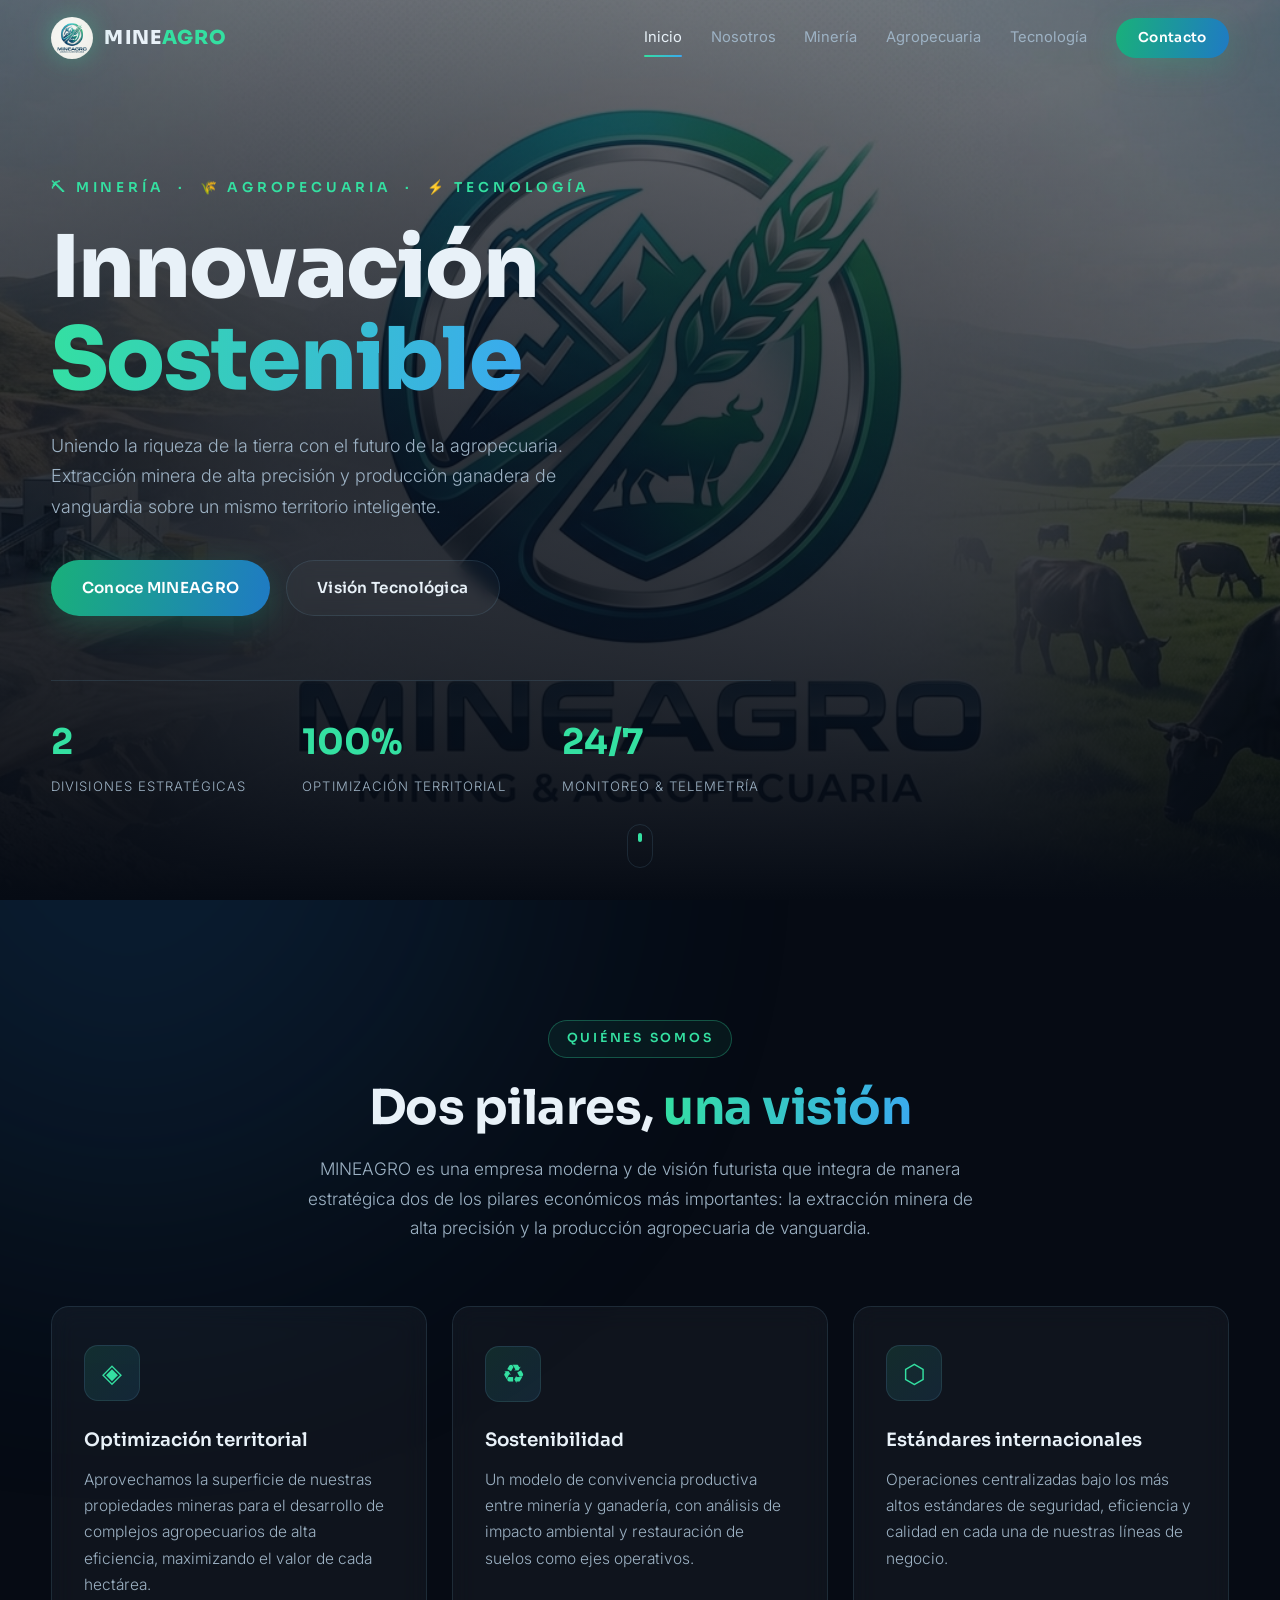
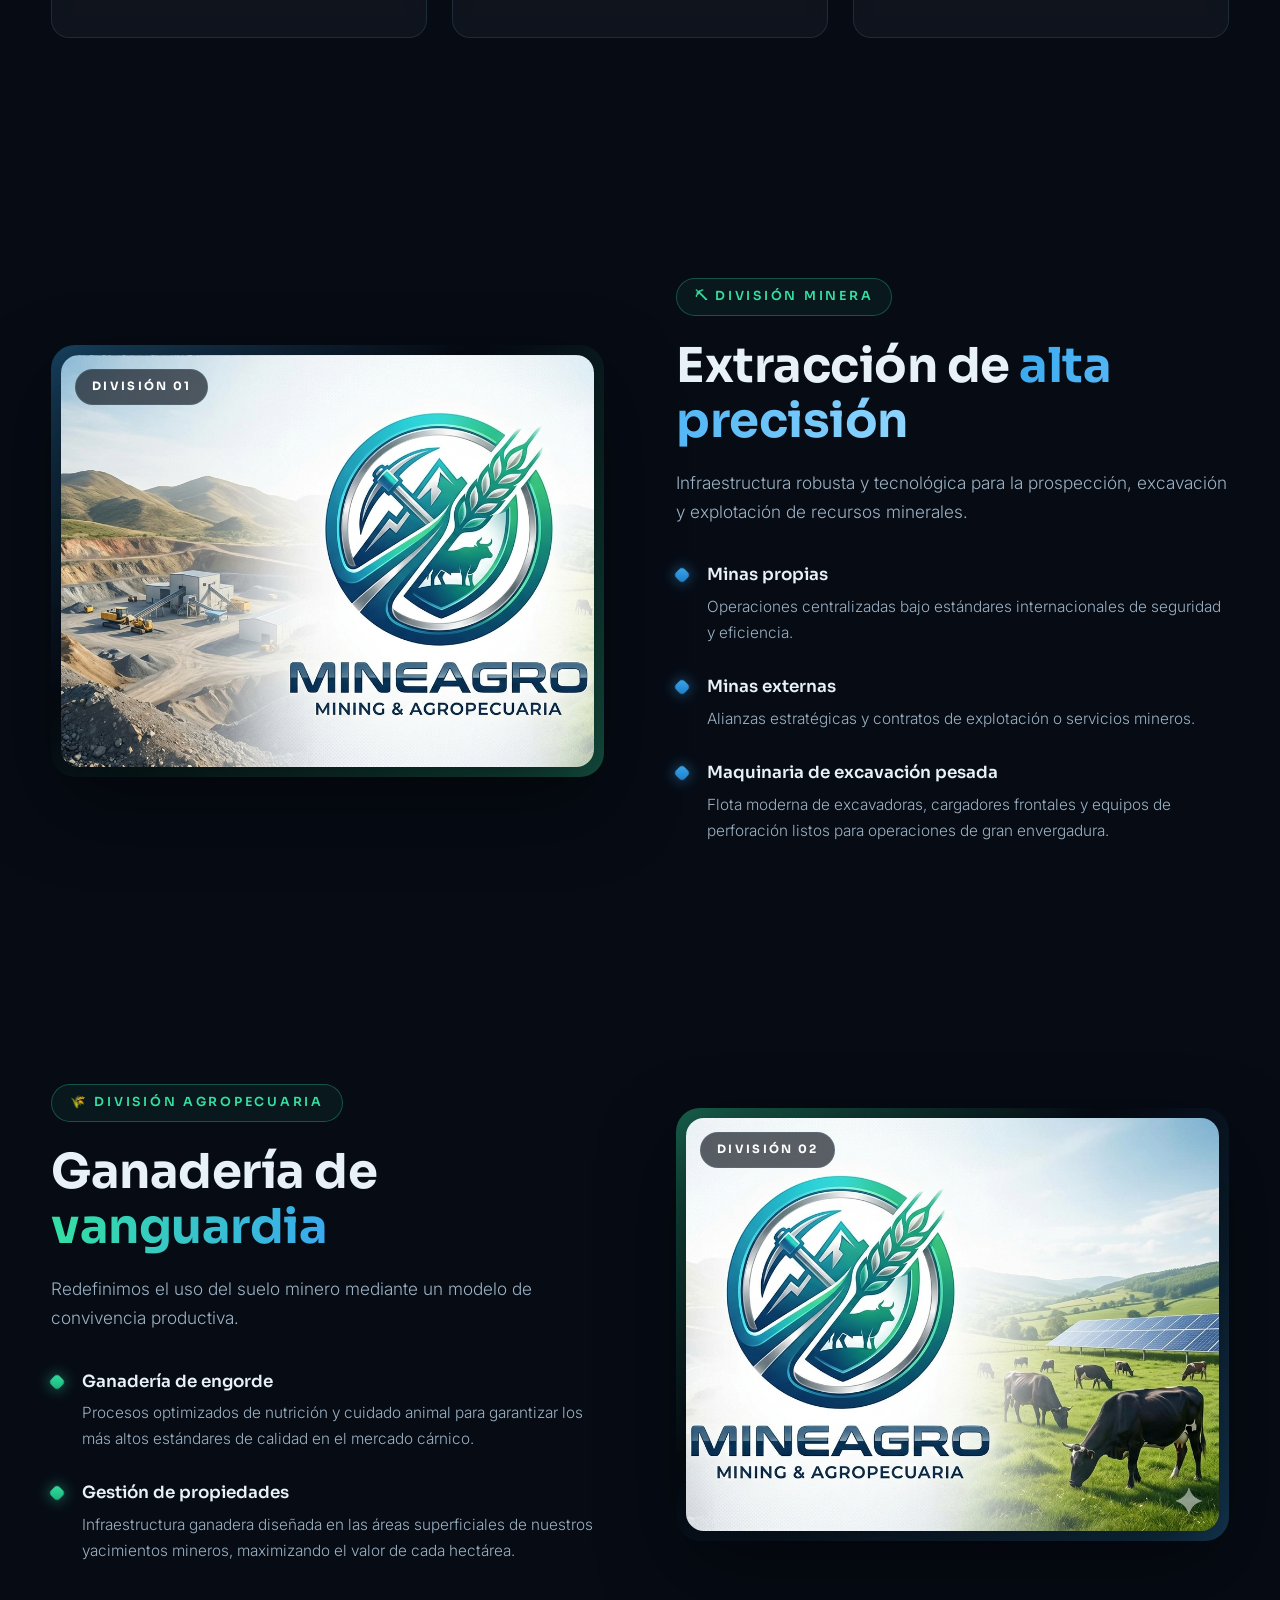
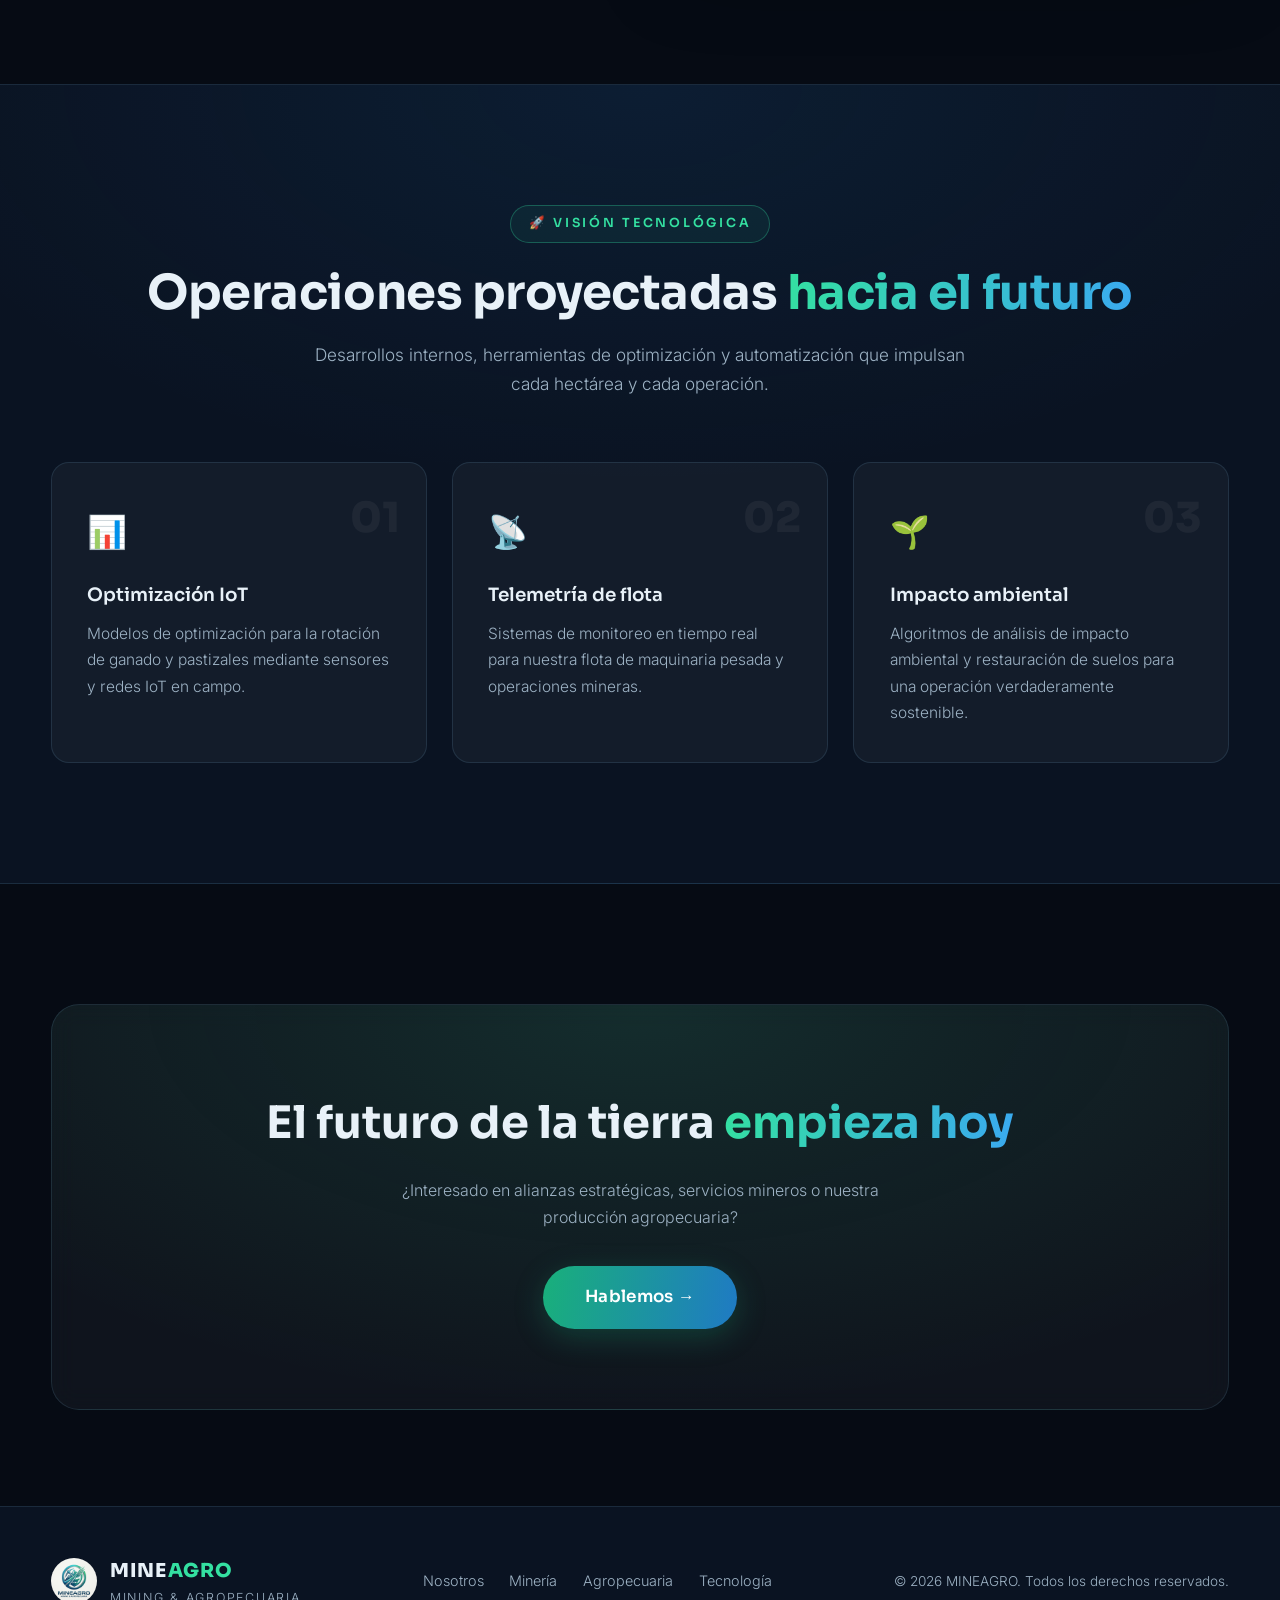
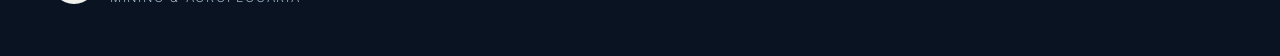
<file: index.html>
<!DOCTYPE html>
<html lang="es">
<head>
    <meta charset="UTF-8">
    <meta name="viewport" content="width=device-width, initial-scale=1.0">
    <title>MINEAGRO — Minería &amp; Agropecuaria</title>
    <meta name="description" content="MINEAGRO integra la extracción minera de alta precisión con la producción agropecuaria de vanguardia. Innovación sostenible.">
    <link rel="icon" type="image/png" href="images/logo.png">
    <link rel="preconnect" href="https://fonts.googleapis.com">
    <link rel="preconnect" href="https://fonts.gstatic.com" crossorigin>
    <link href="https://fonts.googleapis.com/css2?family=Sora:wght@300;400;600;700;800&family=Inter:wght@300;400;500;600&display=swap" rel="stylesheet">
    <link rel="stylesheet" href="index.css">
</head>
<body>

    <!-- ===== Fondo decorativo global ===== -->
    <div class="bg-grid" aria-hidden="true"></div>
    <div class="bg-glow bg-glow--green" aria-hidden="true"></div>
    <div class="bg-glow bg-glow--blue" aria-hidden="true"></div>

    <!-- ===== Navbar ===== -->
    <header class="nav" id="nav">
        <div class="nav__inner container">
            <a href="#inicio" class="nav__brand">
                <img src="images/logo.png" alt="Logo MINEAGRO" class="nav__logo">
                <span class="nav__name">MINE<span class="accent">AGRO</span></span>
            </a>
            <nav class="nav__links" id="navLinks">
                <a href="#inicio" class="nav__link is-active">Inicio</a>
                <a href="#nosotros" class="nav__link">Nosotros</a>
                <a href="#mineria" class="nav__link">Minería</a>
                <a href="#agro" class="nav__link">Agropecuaria</a>
                <a href="#tecnologia" class="nav__link">Tecnología</a>
                <a href="#contacto" class="btn btn--small btn--solid">Contacto</a>
            </nav>
            <button class="nav__toggle" id="navToggle" aria-label="Abrir menú">
                <span></span><span></span><span></span>
            </button>
        </div>
    </header>

    <main>
        <!-- ===== Hero ===== -->
        <section class="hero" id="inicio">
            <div class="hero__bg" aria-hidden="true"></div>
            <div class="hero__overlay" aria-hidden="true"></div>
            <div class="container hero__content">
                <p class="hero__eyebrow reveal">⛏ Minería &nbsp;·&nbsp; 🌾 Agropecuaria &nbsp;·&nbsp; ⚡ Tecnología</p>
                <h1 class="hero__title reveal">
                    Innovación <span class="gradient-text">Sostenible</span>
                </h1>
                <p class="hero__subtitle reveal">
                    Uniendo la riqueza de la tierra con el futuro de la agropecuaria.
                    Extracción minera de alta precisión y producción ganadera de vanguardia
                    sobre un mismo territorio inteligente.
                </p>
                <div class="hero__actions reveal">
                    <a href="#nosotros" class="btn btn--solid">Conoce MINEAGRO</a>
                    <a href="#tecnologia" class="btn btn--ghost">Visión Tecnológica</a>
                </div>
                <div class="hero__stats reveal">
                    <div class="stat">
                        <span class="stat__value" data-count="2">0</span>
                        <span class="stat__label">Divisiones estratégicas</span>
                    </div>
                    <div class="stat">
                        <span class="stat__value"><span data-count="100">0</span>%</span>
                        <span class="stat__label">Optimización territorial</span>
                    </div>
                    <div class="stat">
                        <span class="stat__value"><span data-count="24">0</span>/7</span>
                        <span class="stat__label">Monitoreo &amp; telemetría</span>
                    </div>
                </div>
            </div>
            <a href="#nosotros" class="hero__scroll" aria-label="Bajar">
                <span class="hero__scroll-dot"></span>
            </a>
        </section>

        <!-- ===== Nosotros ===== -->
        <section class="section" id="nosotros">
            <div class="container">
                <div class="section__head reveal">
                    <span class="section__tag">Quiénes somos</span>
                    <h2 class="section__title">Dos pilares, <span class="gradient-text">una visión</span></h2>
                    <p class="section__lead">
                        MINEAGRO es una empresa moderna y de visión futurista que integra de manera
                        estratégica dos de los pilares económicos más importantes: la extracción minera
                        de alta precisión y la producción agropecuaria de vanguardia.
                    </p>
                </div>
                <div class="about-grid">
                    <article class="glass-card reveal">
                        <div class="glass-card__icon">◈</div>
                        <h3>Optimización territorial</h3>
                        <p>Aprovechamos la superficie de nuestras propiedades mineras para el desarrollo
                        de complejos agropecuarios de alta eficiencia, maximizando el valor de cada hectárea.</p>
                    </article>
                    <article class="glass-card reveal">
                        <div class="glass-card__icon">♻</div>
                        <h3>Sostenibilidad</h3>
                        <p>Un modelo de convivencia productiva entre minería y ganadería, con análisis de
                        impacto ambiental y restauración de suelos como ejes operativos.</p>
                    </article>
                    <article class="glass-card reveal">
                        <div class="glass-card__icon">⬡</div>
                        <h3>Estándares internacionales</h3>
                        <p>Operaciones centralizadas bajo los más altos estándares de seguridad,
                        eficiencia y calidad en cada una de nuestras líneas de negocio.</p>
                    </article>
                </div>
            </div>
        </section>

        <!-- ===== División Minera ===== -->
        <section class="section section--split" id="mineria">
            <div class="container split">
                <div class="split__media reveal">
                    <div class="media-frame media-frame--blue">
                        <div class="media-frame__inner" style="--img: url('images/portada.png'); --pos: left center;"></div>
                        <span class="media-frame__badge">División 01</span>
                    </div>
                </div>
                <div class="split__text">
                    <span class="section__tag reveal">⛏ División Minera</span>
                    <h2 class="section__title reveal">Extracción de <span class="gradient-text gradient-text--blue">alta precisión</span></h2>
                    <p class="section__lead reveal">
                        Infraestructura robusta y tecnológica para la prospección, excavación
                        y explotación de recursos minerales.
                    </p>
                    <ul class="feature-list">
                        <li class="reveal">
                            <span class="feature-list__marker"></span>
                            <div>
                                <h4>Minas propias</h4>
                                <p>Operaciones centralizadas bajo estándares internacionales de seguridad y eficiencia.</p>
                            </div>
                        </li>
                        <li class="reveal">
                            <span class="feature-list__marker"></span>
                            <div>
                                <h4>Minas externas</h4>
                                <p>Alianzas estratégicas y contratos de explotación o servicios mineros.</p>
                            </div>
                        </li>
                        <li class="reveal">
                            <span class="feature-list__marker"></span>
                            <div>
                                <h4>Maquinaria de excavación pesada</h4>
                                <p>Flota moderna de excavadoras, cargadores frontales y equipos de perforación
                                listos para operaciones de gran envergadura.</p>
                            </div>
                        </li>
                    </ul>
                </div>
            </div>
        </section>

        <!-- ===== División Agropecuaria ===== -->
        <section class="section section--split" id="agro">
            <div class="container split split--reverse">
                <div class="split__media reveal">
                    <div class="media-frame media-frame--green">
                        <div class="media-frame__inner" style="--img: url('images/portada.png'); --pos: right center;"></div>
                        <span class="media-frame__badge">División 02</span>
                    </div>
                </div>
                <div class="split__text">
                    <span class="section__tag reveal">🌾 División Agropecuaria</span>
                    <h2 class="section__title reveal">Ganadería de <span class="gradient-text">vanguardia</span></h2>
                    <p class="section__lead reveal">
                        Redefinimos el uso del suelo minero mediante un modelo de convivencia productiva.
                    </p>
                    <ul class="feature-list">
                        <li class="reveal">
                            <span class="feature-list__marker feature-list__marker--green"></span>
                            <div>
                                <h4>Ganadería de engorde</h4>
                                <p>Procesos optimizados de nutrición y cuidado animal para garantizar los más
                                altos estándares de calidad en el mercado cárnico.</p>
                            </div>
                        </li>
                        <li class="reveal">
                            <span class="feature-list__marker feature-list__marker--green"></span>
                            <div>
                                <h4>Gestión de propiedades</h4>
                                <p>Infraestructura ganadera diseñada en las áreas superficiales de nuestros
                                yacimientos mineros, maximizando el valor de cada hectárea.</p>
                            </div>
                        </li>
                    </ul>
                </div>
            </div>
        </section>

        <!-- ===== Tecnología ===== -->
        <section class="section section--tech" id="tecnologia">
            <div class="container">
                <div class="section__head reveal">
                    <span class="section__tag">🚀 Visión tecnológica</span>
                    <h2 class="section__title">Operaciones proyectadas <span class="gradient-text">hacia el futuro</span></h2>
                    <p class="section__lead">
                        Desarrollos internos, herramientas de optimización y automatización
                        que impulsan cada hectárea y cada operación.
                    </p>
                </div>
                <div class="tech-grid">
                    <article class="tech-card reveal">
                        <span class="tech-card__num">01</span>
                        <div class="tech-card__icon">📊</div>
                        <h3>Optimización IoT</h3>
                        <p>Modelos de optimización para la rotación de ganado y pastizales mediante
                        sensores y redes IoT en campo.</p>
                    </article>
                    <article class="tech-card reveal">
                        <span class="tech-card__num">02</span>
                        <div class="tech-card__icon">📡</div>
                        <h3>Telemetría de flota</h3>
                        <p>Sistemas de monitoreo en tiempo real para nuestra flota de maquinaria
                        pesada y operaciones mineras.</p>
                    </article>
                    <article class="tech-card reveal">
                        <span class="tech-card__num">03</span>
                        <div class="tech-card__icon">🌱</div>
                        <h3>Impacto ambiental</h3>
                        <p>Algoritmos de análisis de impacto ambiental y restauración de suelos
                        para una operación verdaderamente sostenible.</p>
                    </article>
                </div>
            </div>
        </section>

        <!-- ===== CTA / Contacto ===== -->
        <section class="section section--cta" id="contacto">
            <div class="container">
                <div class="cta reveal">
                    <h2 class="cta__title">El futuro de la tierra <span class="gradient-text">empieza hoy</span></h2>
                    <p class="cta__text">¿Interesado en alianzas estratégicas, servicios mineros o nuestra producción agropecuaria?</p>
                    <a href="https://wa.me/59175666929?text=Hola%2C%20me%20gustaria%20mas%20informacion%20sobre%20la%20Mineagro" target="_blank" rel="noopener" class="btn btn--solid btn--large">Hablemos →</a>
                </div>
            </div>
        </section>
    </main>

    <!-- ===== Footer ===== -->
    <footer class="footer">
        <div class="container footer__inner">
            <div class="footer__brand">
                <img src="images/logo.png" alt="Logo MINEAGRO" class="footer__logo">
                <div>
                    <span class="nav__name">MINE<span class="accent">AGRO</span></span>
                    <p class="footer__tagline">Mining &amp; Agropecuaria</p>
                </div>
            </div>
            <nav class="footer__links">
                <a href="#nosotros">Nosotros</a>
                <a href="#mineria">Minería</a>
                <a href="#agro">Agropecuaria</a>
                <a href="#tecnologia">Tecnología</a>
            </nav>
            <p class="footer__copy">© <span id="year"></span> MINEAGRO. Todos los derechos reservados.</p>
        </div>
    </footer>

    <script src="index.js"></script>
</body>
</html>
</file>
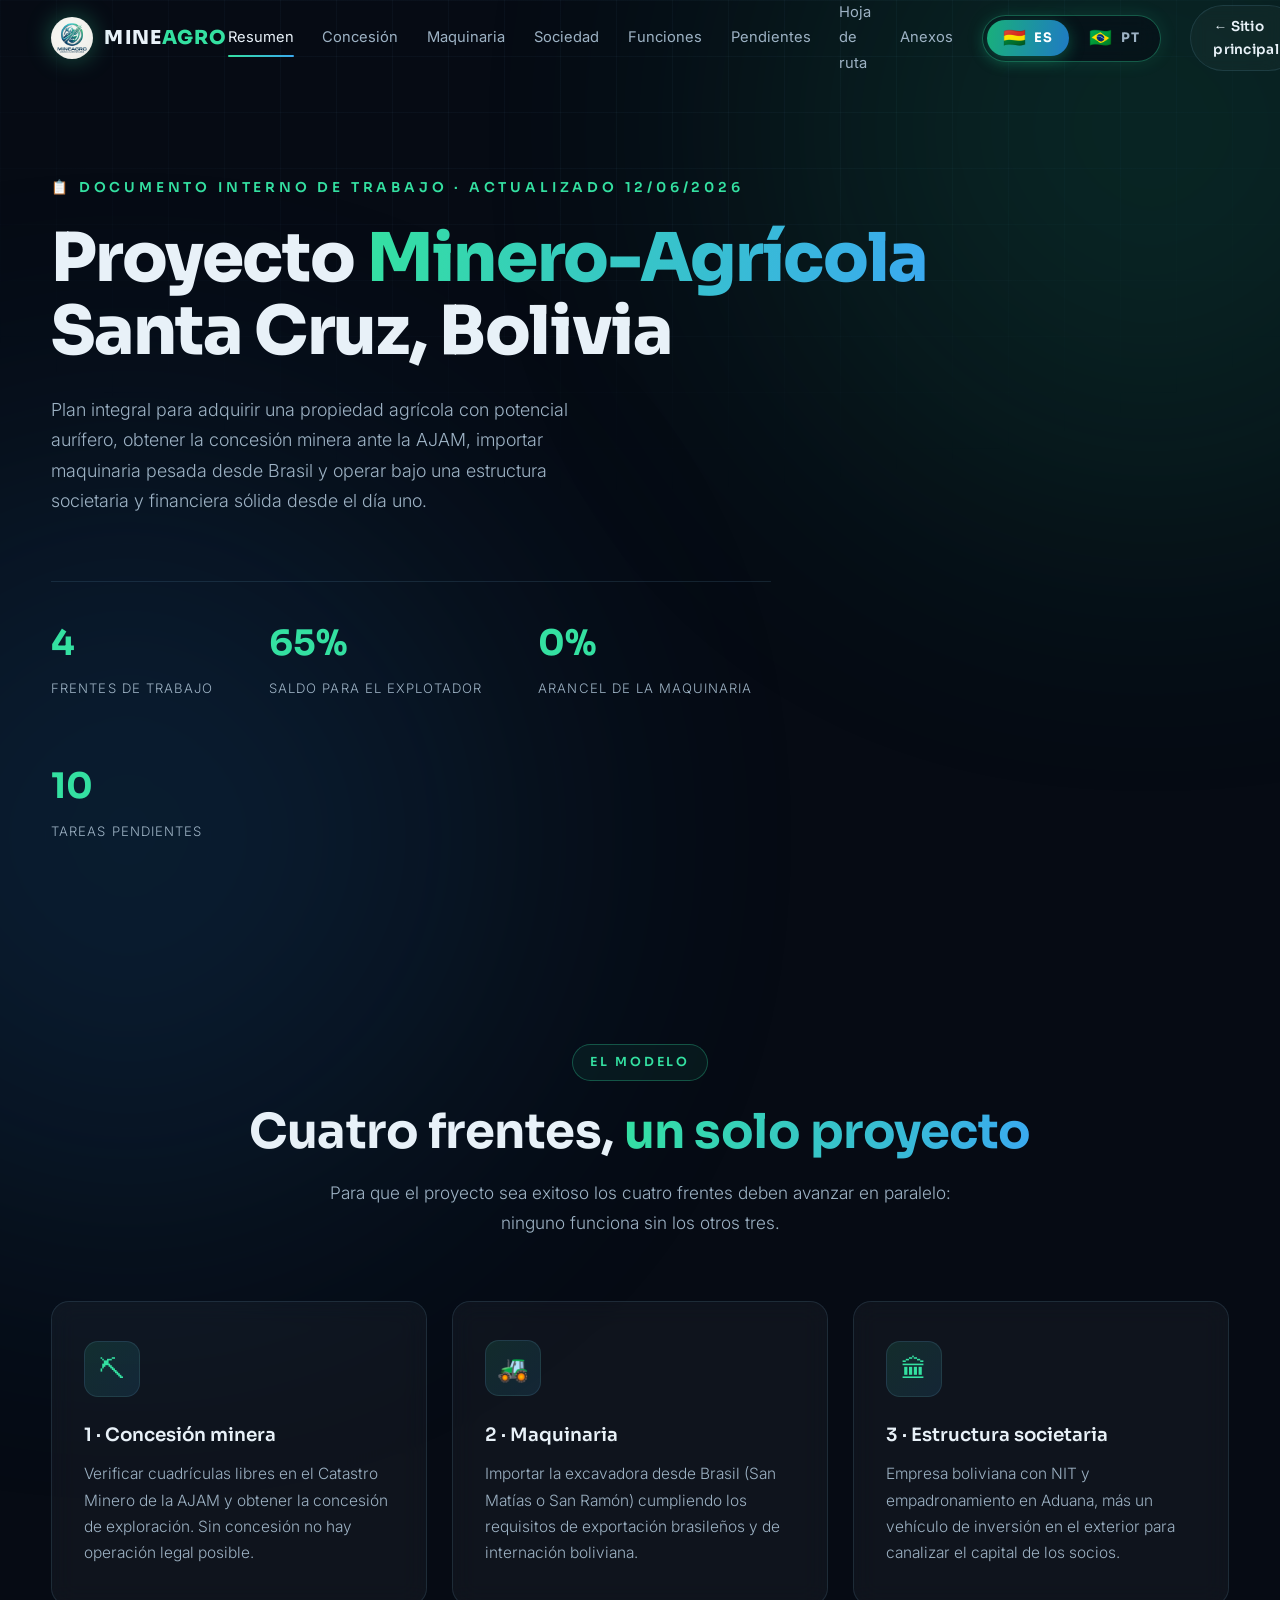
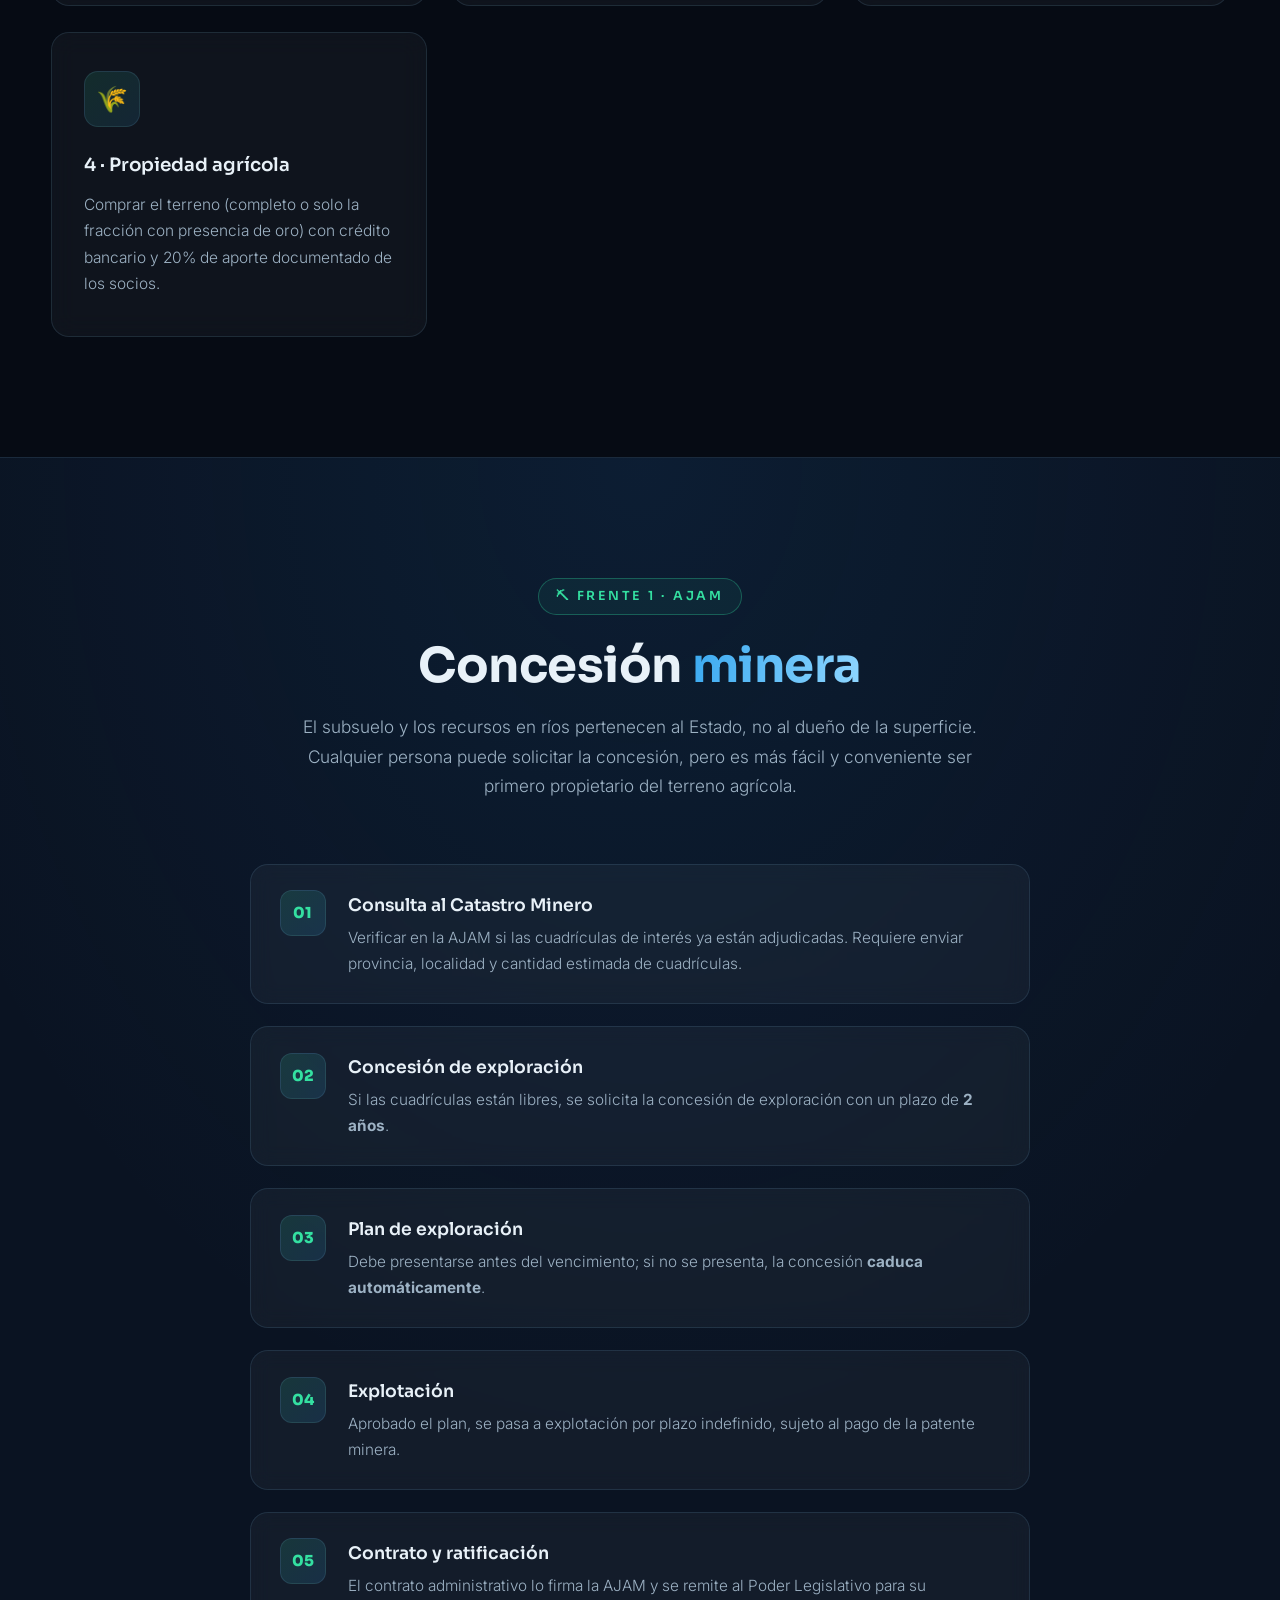
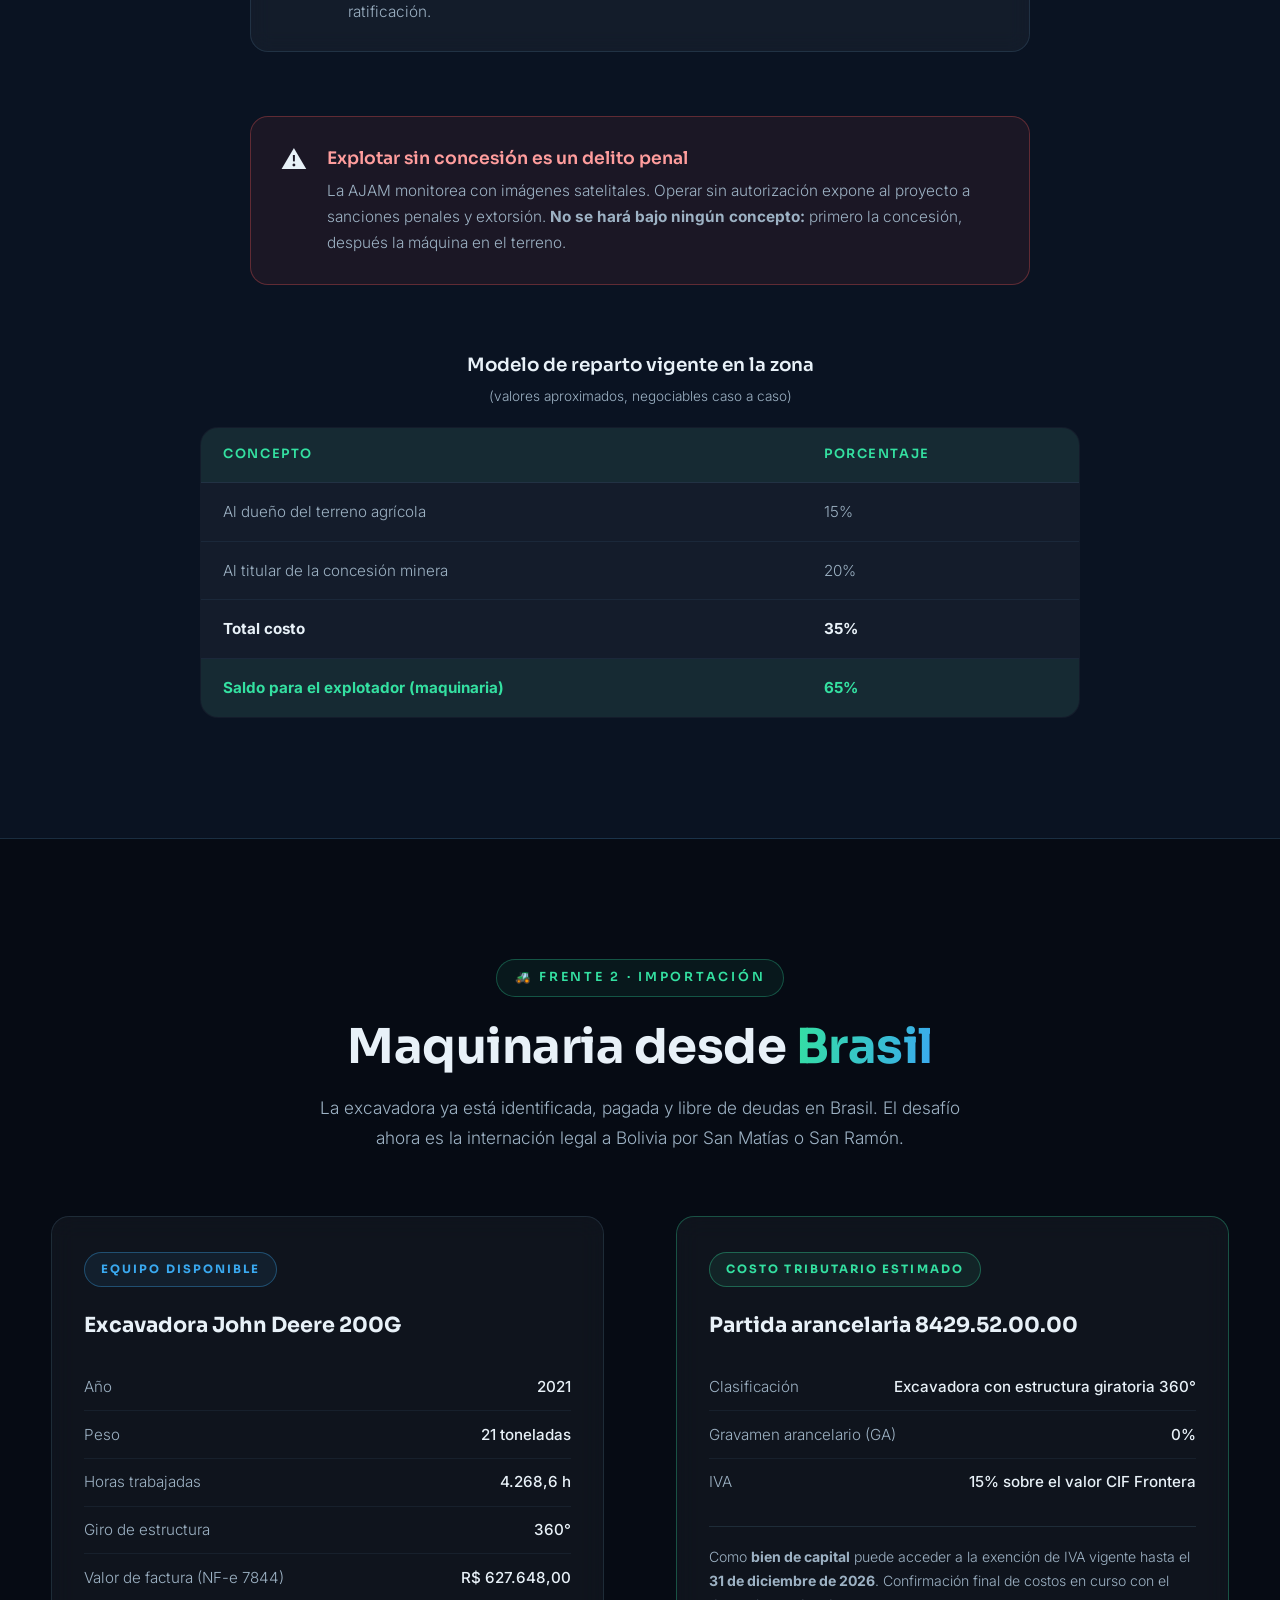
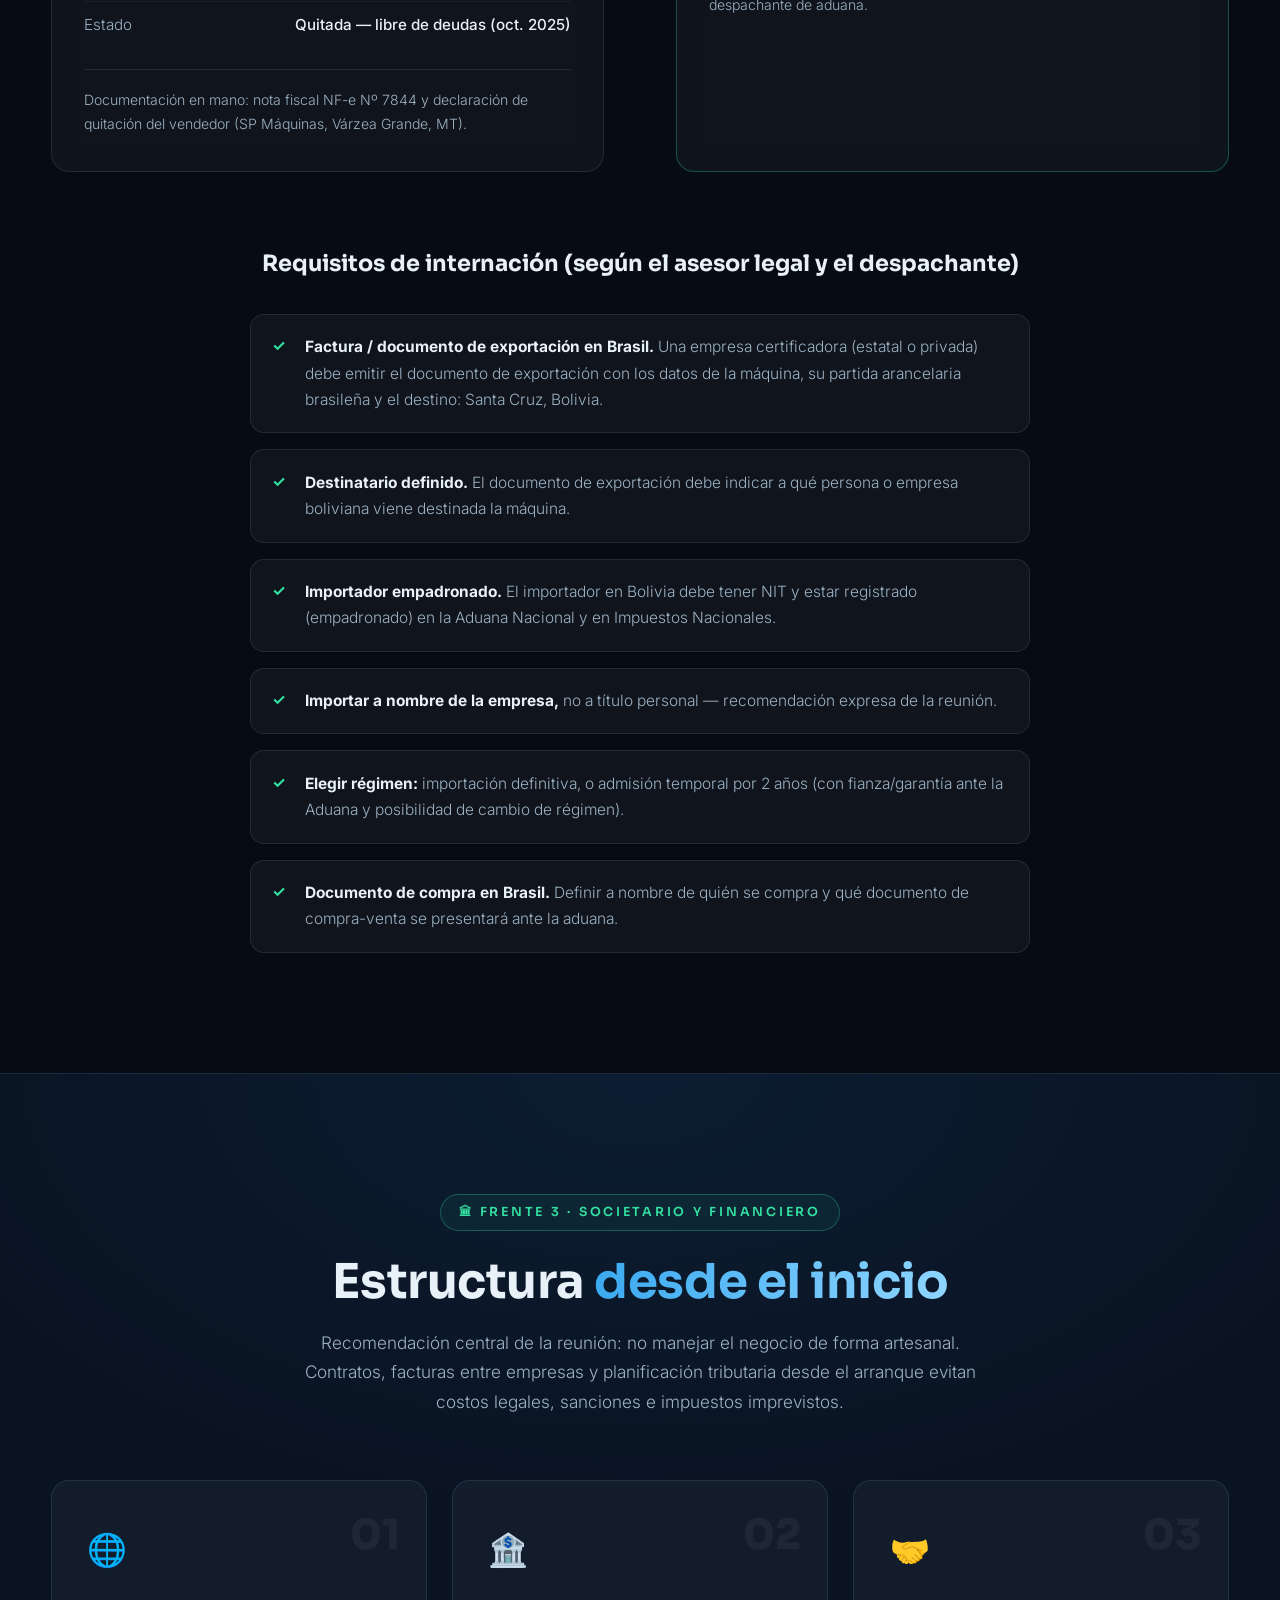
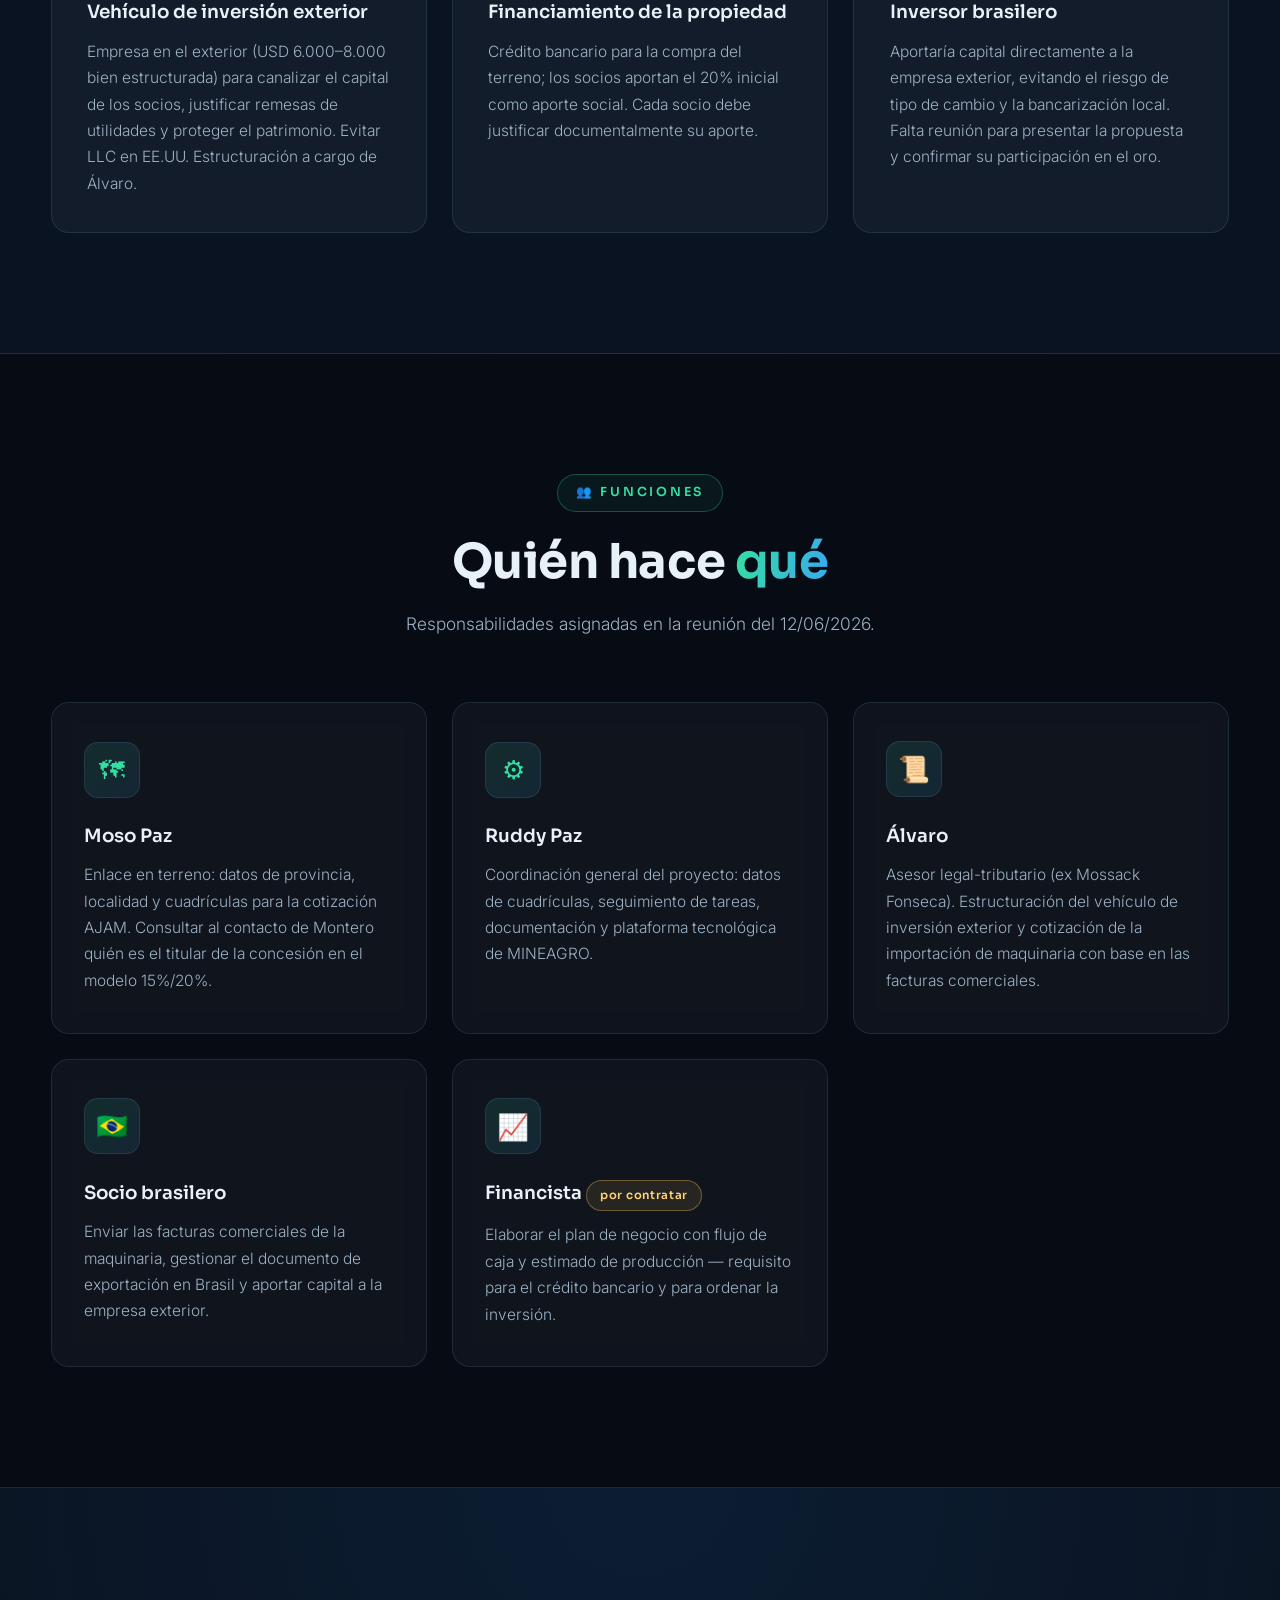
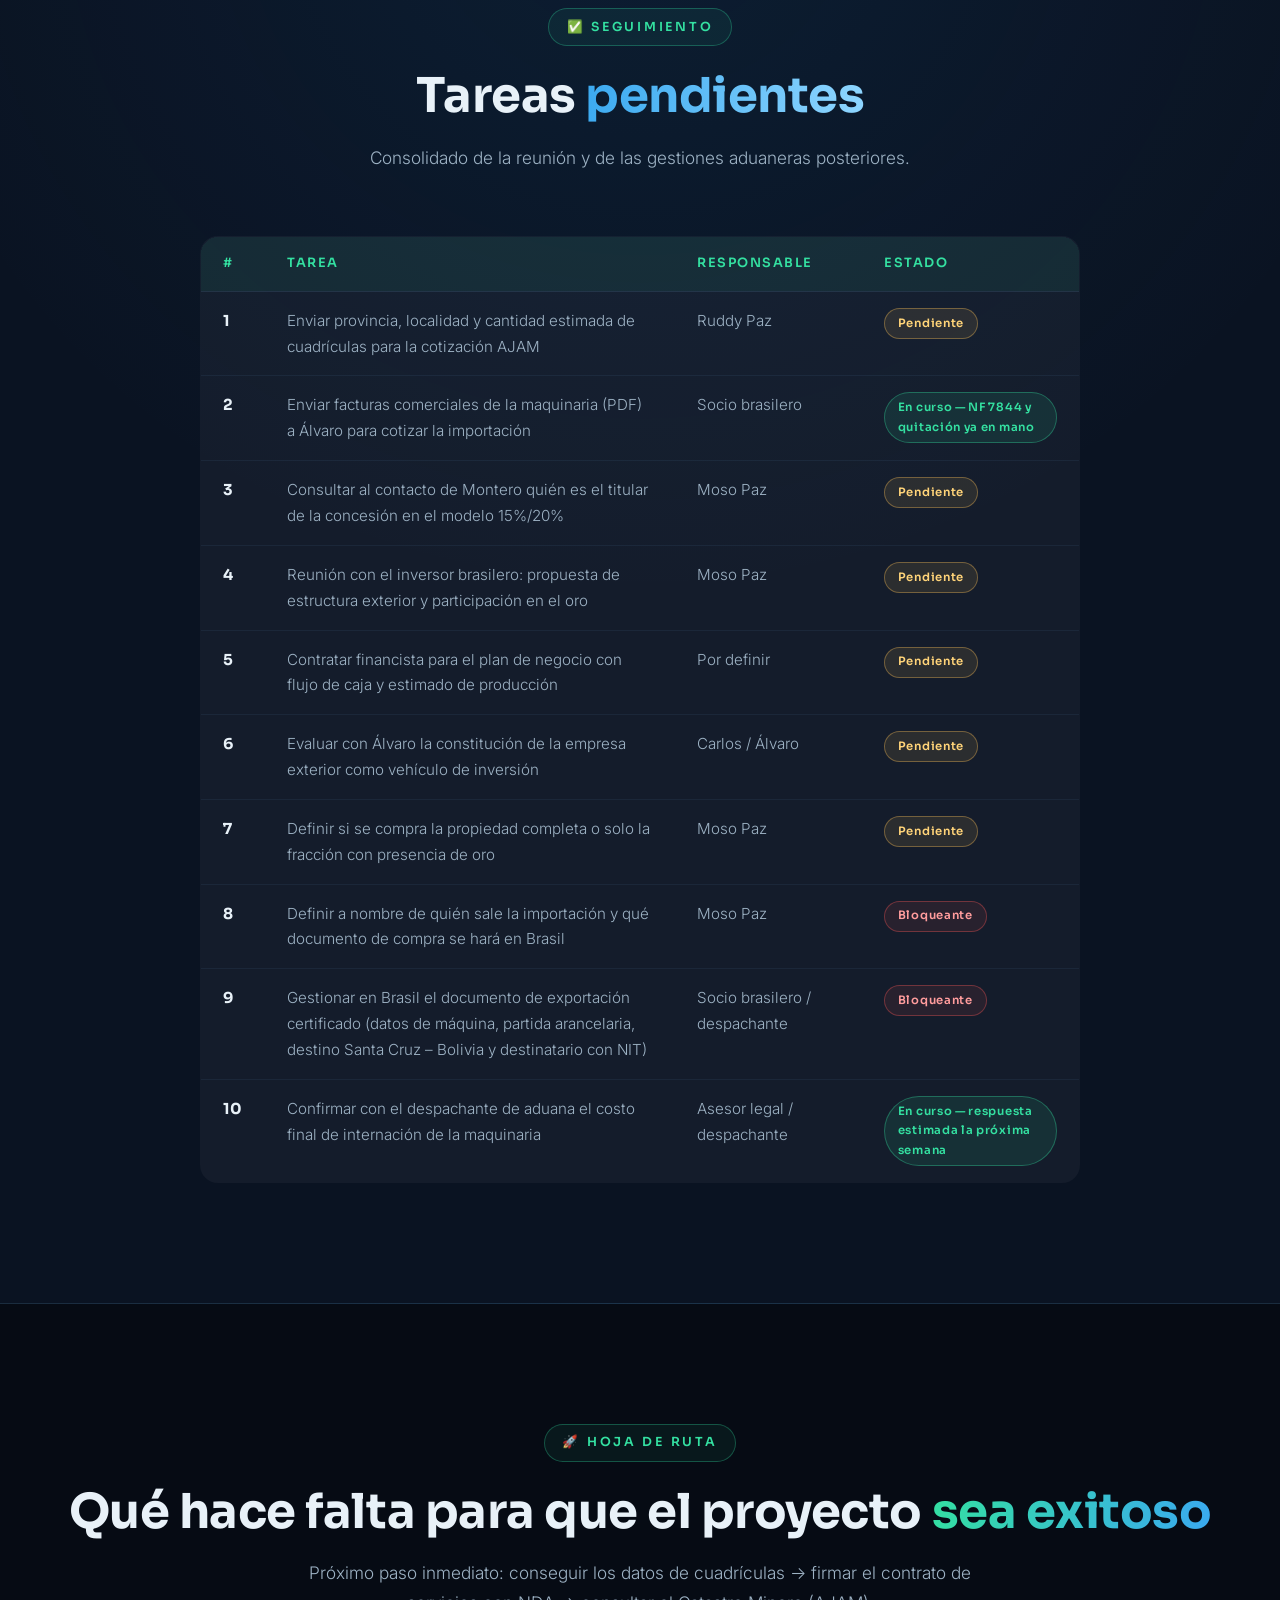
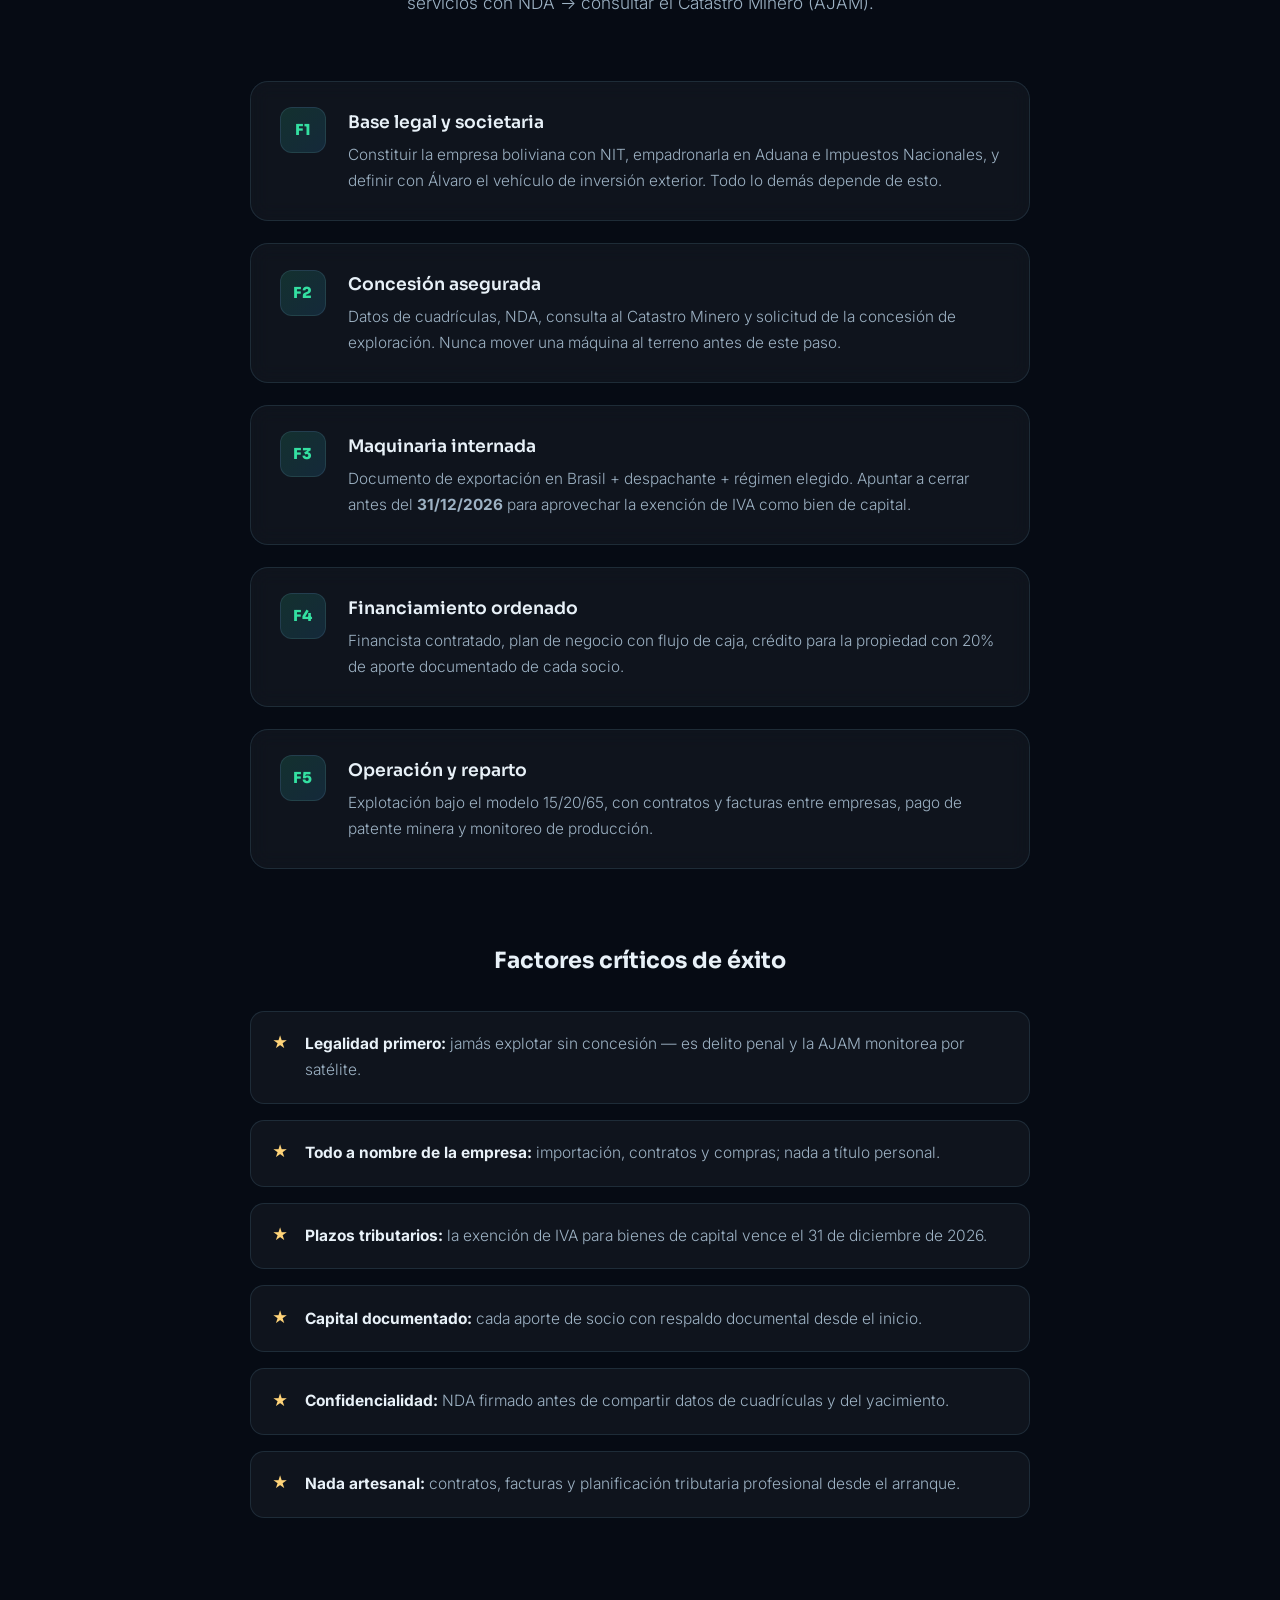
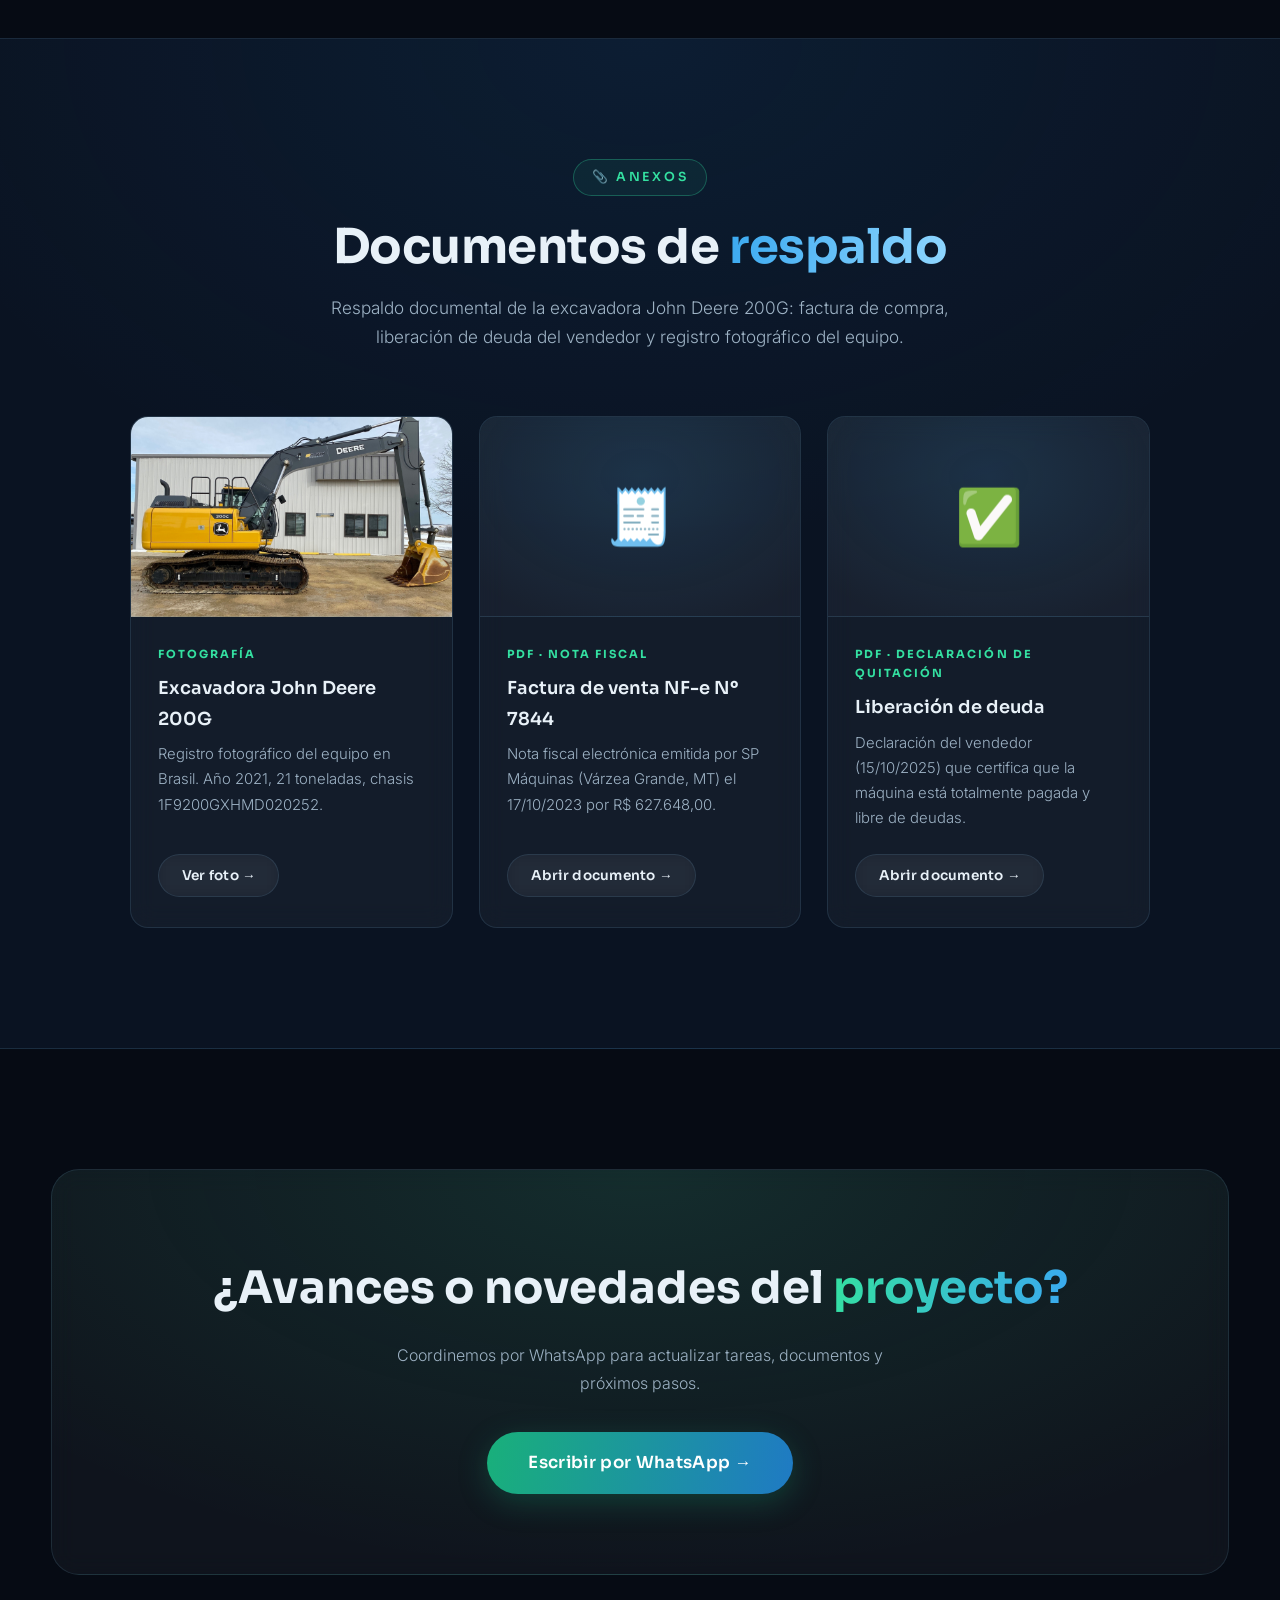
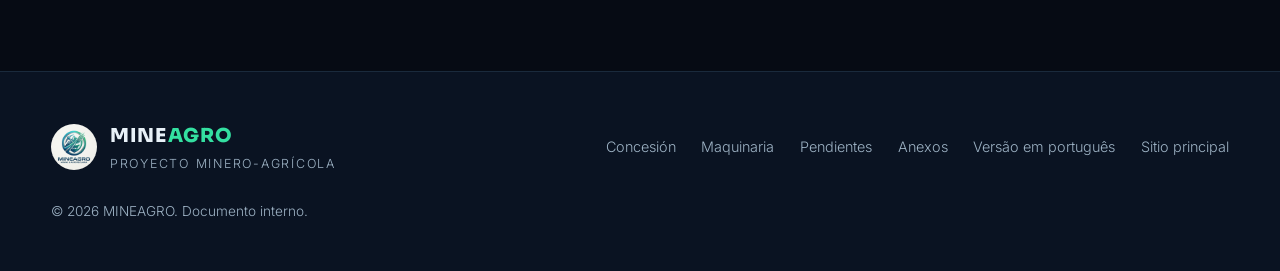
<file: project/index.html>
<!DOCTYPE html>
<html lang="es">
<head>
    <meta charset="UTF-8">
    <meta name="viewport" content="width=device-width, initial-scale=1.0">
    <title>Proyecto Minero-Agrícola — MINEAGRO</title>
    <meta name="description" content="Estructura, funciones, tareas pendientes y hoja de ruta del proyecto minero-agrícola de MINEAGRO en Santa Cruz, Bolivia.">
    <meta name="robots" content="noindex, nofollow">
    <link rel="icon" type="image/png" href="../images/logo.png">
    <link rel="preconnect" href="https://fonts.googleapis.com">
    <link rel="preconnect" href="https://fonts.gstatic.com" crossorigin>
    <link href="https://fonts.googleapis.com/css2?family=Sora:wght@300;400;600;700;800&family=Inter:wght@300;400;500;600&display=swap" rel="stylesheet">
    <link rel="stylesheet" href="../index.css">
    <link rel="stylesheet" href="index.css">
</head>
<body>

    <!-- ===== Fondo decorativo global ===== -->
    <div class="bg-grid" aria-hidden="true"></div>
    <div class="bg-glow bg-glow--green" aria-hidden="true"></div>
    <div class="bg-glow bg-glow--blue" aria-hidden="true"></div>

    <!-- ===== Navbar ===== -->
    <header class="nav" id="nav">
        <div class="nav__inner container">
            <a href="../index.html" class="nav__brand">
                <img src="../images/logo.png" alt="Logo MINEAGRO" class="nav__logo">
                <span class="nav__name">MINE<span class="accent">AGRO</span></span>
            </a>
            <nav class="nav__links" id="navLinks">
                <a href="#resumen" class="nav__link is-active">Resumen</a>
                <a href="#concesion" class="nav__link">Concesión</a>
                <a href="#maquinaria" class="nav__link">Maquinaria</a>
                <a href="#sociedad" class="nav__link">Sociedad</a>
                <a href="#equipo" class="nav__link">Funciones</a>
                <a href="#pendientes" class="nav__link">Pendientes</a>
                <a href="#ruta" class="nav__link">Hoja de ruta</a>
                <a href="#anexos" class="nav__link">Anexos</a>
                <div class="lang-switch" aria-label="Idioma">
                    <span class="lang-switch__option is-active"><span class="lang-switch__flag">🇧🇴</span>ES</span>
                    <a href="pt.html" class="lang-switch__option" lang="pt-BR" hreflang="pt-BR" title="Ver em português"><span class="lang-switch__flag">🇧🇷</span>PT</a>
                </div>
                <a href="../index.html" class="btn btn--small btn--ghost">← Sitio principal</a>
            </nav>
            <button class="nav__toggle" id="navToggle" aria-label="Abrir menú">
                <span></span><span></span><span></span>
            </button>
        </div>
    </header>

    <main>
        <!-- ===== Hero del proyecto ===== -->
        <section class="page-hero" id="resumen">
            <div class="container">
                <p class="hero__eyebrow reveal">📋 Documento interno de trabajo · Actualizado 12/06/2026</p>
                <h1 class="page-hero__title reveal">
                    Proyecto <span class="gradient-text">Minero-Agrícola</span><br>Santa Cruz, Bolivia
                </h1>
                <p class="hero__subtitle reveal">
                    Plan integral para adquirir una propiedad agrícola con potencial aurífero,
                    obtener la concesión minera ante la AJAM, importar maquinaria pesada desde Brasil
                    y operar bajo una estructura societaria y financiera sólida desde el día uno.
                </p>
                <div class="hero__stats reveal">
                    <div class="stat">
                        <span class="stat__value"><span data-count="4">0</span></span>
                        <span class="stat__label">Frentes de trabajo</span>
                    </div>
                    <div class="stat">
                        <span class="stat__value"><span data-count="65">0</span>%</span>
                        <span class="stat__label">Saldo para el explotador</span>
                    </div>
                    <div class="stat">
                        <span class="stat__value"><span data-count="0">0</span>%</span>
                        <span class="stat__label">Arancel de la maquinaria</span>
                    </div>
                    <div class="stat">
                        <span class="stat__value"><span data-count="10">0</span></span>
                        <span class="stat__label">Tareas pendientes</span>
                    </div>
                </div>
            </div>
        </section>

        <!-- ===== Cómo funciona el proyecto ===== -->
        <section class="section" id="modelo">
            <div class="container">
                <div class="section__head reveal">
                    <span class="section__tag">El modelo</span>
                    <h2 class="section__title">Cuatro frentes, <span class="gradient-text">un solo proyecto</span></h2>
                    <p class="section__lead">
                        Para que el proyecto sea exitoso los cuatro frentes deben avanzar en paralelo:
                        ninguno funciona sin los otros tres.
                    </p>
                </div>
                <div class="about-grid">
                    <article class="glass-card reveal">
                        <div class="glass-card__icon">⛏</div>
                        <h3>1 · Concesión minera</h3>
                        <p>Verificar cuadrículas libres en el Catastro Minero de la AJAM y obtener la
                        concesión de exploración. Sin concesión no hay operación legal posible.</p>
                    </article>
                    <article class="glass-card reveal">
                        <div class="glass-card__icon">🚜</div>
                        <h3>2 · Maquinaria</h3>
                        <p>Importar la excavadora desde Brasil (San Matías o San Ramón) cumpliendo
                        los requisitos de exportación brasileños y de internación boliviana.</p>
                    </article>
                    <article class="glass-card reveal">
                        <div class="glass-card__icon">🏛</div>
                        <h3>3 · Estructura societaria</h3>
                        <p>Empresa boliviana con NIT y empadronamiento en Aduana, más un vehículo de
                        inversión en el exterior para canalizar el capital de los socios.</p>
                    </article>
                    <article class="glass-card reveal">
                        <div class="glass-card__icon">🌾</div>
                        <h3>4 · Propiedad agrícola</h3>
                        <p>Comprar el terreno (completo o solo la fracción con presencia de oro) con
                        crédito bancario y 20% de aporte documentado de los socios.</p>
                    </article>
                </div>
            </div>
        </section>

        <!-- ===== Concesión minera ===== -->
        <section class="section section--tech" id="concesion">
            <div class="container">
                <div class="section__head reveal">
                    <span class="section__tag">⛏ Frente 1 · AJAM</span>
                    <h2 class="section__title">Concesión <span class="gradient-text gradient-text--blue">minera</span></h2>
                    <p class="section__lead">
                        El subsuelo y los recursos en ríos pertenecen al Estado, no al dueño de la
                        superficie. Cualquier persona puede solicitar la concesión, pero es más fácil
                        y conveniente ser primero propietario del terreno agrícola.
                    </p>
                </div>

                <ol class="steps">
                    <li class="step reveal">
                        <span class="step__num">01</span>
                        <div>
                            <h4>Consulta al Catastro Minero</h4>
                            <p>Verificar en la AJAM si las cuadrículas de interés ya están adjudicadas.
                            Requiere enviar provincia, localidad y cantidad estimada de cuadrículas.</p>
                        </div>
                    </li>
                    <li class="step reveal">
                        <span class="step__num">02</span>
                        <div>
                            <h4>Concesión de exploración</h4>
                            <p>Si las cuadrículas están libres, se solicita la concesión de exploración
                            con un plazo de <strong>2 años</strong>.</p>
                        </div>
                    </li>
                    <li class="step reveal">
                        <span class="step__num">03</span>
                        <div>
                            <h4>Plan de exploración</h4>
                            <p>Debe presentarse antes del vencimiento; si no se presenta, la concesión
                            <strong>caduca automáticamente</strong>.</p>
                        </div>
                    </li>
                    <li class="step reveal">
                        <span class="step__num">04</span>
                        <div>
                            <h4>Explotación</h4>
                            <p>Aprobado el plan, se pasa a explotación por plazo indefinido, sujeto al
                            pago de la patente minera.</p>
                        </div>
                    </li>
                    <li class="step reveal">
                        <span class="step__num">05</span>
                        <div>
                            <h4>Contrato y ratificación</h4>
                            <p>El contrato administrativo lo firma la AJAM y se remite al Poder
                            Legislativo para su ratificación.</p>
                        </div>
                    </li>
                </ol>

                <div class="alert reveal">
                    <span class="alert__icon">⚠️</span>
                    <div>
                        <h4>Explotar sin concesión es un delito penal</h4>
                        <p>La AJAM monitorea con imágenes satelitales. Operar sin autorización expone al
                        proyecto a sanciones penales y extorsión. <strong>No se hará bajo ningún concepto:</strong>
                        primero la concesión, después la máquina en el terreno.</p>
                    </div>
                </div>

                <div class="table-wrap reveal">
                    <h3 class="table-title">Modelo de reparto vigente en la zona <span class="table-note">(valores aproximados, negociables caso a caso)</span></h3>
                    <table class="data-table">
                        <thead>
                            <tr><th>Concepto</th><th>Porcentaje</th></tr>
                        </thead>
                        <tbody>
                            <tr><td>Al dueño del terreno agrícola</td><td>15%</td></tr>
                            <tr><td>Al titular de la concesión minera</td><td>20%</td></tr>
                            <tr><td><strong>Total costo</strong></td><td><strong>35%</strong></td></tr>
                            <tr class="data-table__highlight"><td><strong>Saldo para el explotador (maquinaria)</strong></td><td><strong>65%</strong></td></tr>
                        </tbody>
                    </table>
                </div>
            </div>
        </section>

        <!-- ===== Maquinaria e importación ===== -->
        <section class="section" id="maquinaria">
            <div class="container">
                <div class="section__head reveal">
                    <span class="section__tag">🚜 Frente 2 · Importación</span>
                    <h2 class="section__title">Maquinaria desde <span class="gradient-text">Brasil</span></h2>
                    <p class="section__lead">
                        La excavadora ya está identificada, pagada y libre de deudas en Brasil.
                        El desafío ahora es la internación legal a Bolivia por San Matías o San Ramón.
                    </p>
                </div>

                <div class="split">
                    <div class="reveal">
                        <article class="doc-card">
                            <span class="doc-card__badge">Equipo disponible</span>
                            <h3>Excavadora John Deere 200G</h3>
                            <ul class="spec-list">
                                <li><span>Año</span><strong>2021</strong></li>
                                <li><span>Peso</span><strong>21 toneladas</strong></li>
                                <li><span>Horas trabajadas</span><strong>4.268,6 h</strong></li>
                                <li><span>Giro de estructura</span><strong>360°</strong></li>
                                <li><span>Valor de factura (NF-e 7844)</span><strong>R$ 627.648,00</strong></li>
                                <li><span>Estado</span><strong class="accent">Quitada — libre de deudas (oct. 2025)</strong></li>
                            </ul>
                            <p class="doc-card__note">Documentación en mano: nota fiscal NF-e Nº 7844 y
                            declaración de quitación del vendedor (SP Máquinas, Várzea Grande, MT).</p>
                        </article>
                    </div>
                    <div class="reveal">
                        <article class="doc-card doc-card--green">
                            <span class="doc-card__badge">Costo tributario estimado</span>
                            <h3>Partida arancelaria 8429.52.00.00</h3>
                            <ul class="spec-list">
                                <li><span>Clasificación</span><strong>Excavadora con estructura giratoria 360°</strong></li>
                                <li><span>Gravamen arancelario (GA)</span><strong class="accent">0%</strong></li>
                                <li><span>IVA</span><strong>15% sobre el valor CIF Frontera</strong></li>
                            </ul>
                            <p class="doc-card__note">Como <strong>bien de capital</strong> puede acceder a la
                            exención de IVA vigente hasta el <strong>31 de diciembre de 2026</strong>. Confirmación
                            final de costos en curso con el despachante de aduana.</p>
                        </article>
                    </div>
                </div>

                <h3 class="sub-title reveal">Requisitos de internación (según el asesor legal y el despachante)</h3>
                <ul class="check-list">
                    <li class="reveal"><strong>Factura / documento de exportación en Brasil.</strong> Una empresa certificadora
                    (estatal o privada) debe emitir el documento de exportación con los datos de la máquina,
                    su partida arancelaria brasileña y el destino: Santa Cruz, Bolivia.</li>
                    <li class="reveal"><strong>Destinatario definido.</strong> El documento de exportación debe indicar a qué
                    persona o empresa boliviana viene destinada la máquina.</li>
                    <li class="reveal"><strong>Importador empadronado.</strong> El importador en Bolivia debe tener NIT y estar
                    registrado (empadronado) en la Aduana Nacional y en Impuestos Nacionales.</li>
                    <li class="reveal"><strong>Importar a nombre de la empresa,</strong> no a título personal — recomendación
                    expresa de la reunión.</li>
                    <li class="reveal"><strong>Elegir régimen:</strong> importación definitiva, o admisión temporal por 2 años
                    (con fianza/garantía ante la Aduana y posibilidad de cambio de régimen).</li>
                    <li class="reveal"><strong>Documento de compra en Brasil.</strong> Definir a nombre de quién se compra y qué
                    documento de compra-venta se presentará ante la aduana.</li>
                </ul>
            </div>
        </section>

        <!-- ===== Estructura societaria ===== -->
        <section class="section section--tech" id="sociedad">
            <div class="container">
                <div class="section__head reveal">
                    <span class="section__tag">🏛 Frente 3 · Societario y financiero</span>
                    <h2 class="section__title">Estructura <span class="gradient-text gradient-text--blue">desde el inicio</span></h2>
                    <p class="section__lead">
                        Recomendación central de la reunión: no manejar el negocio de forma artesanal.
                        Contratos, facturas entre empresas y planificación tributaria desde el arranque
                        evitan costos legales, sanciones e impuestos imprevistos.
                    </p>
                </div>
                <div class="tech-grid">
                    <article class="tech-card reveal">
                        <span class="tech-card__num">01</span>
                        <div class="tech-card__icon">🌐</div>
                        <h3>Vehículo de inversión exterior</h3>
                        <p>Empresa en el exterior (USD 6.000–8.000 bien estructurada) para canalizar el
                        capital de los socios, justificar remesas de utilidades y proteger el patrimonio.
                        Evitar LLC en EE.UU. Estructuración a cargo de Álvaro.</p>
                    </article>
                    <article class="tech-card reveal">
                        <span class="tech-card__num">02</span>
                        <div class="tech-card__icon">🏦</div>
                        <h3>Financiamiento de la propiedad</h3>
                        <p>Crédito bancario para la compra del terreno; los socios aportan el 20% inicial
                        como aporte social. Cada socio debe justificar documentalmente su aporte.</p>
                    </article>
                    <article class="tech-card reveal">
                        <span class="tech-card__num">03</span>
                        <div class="tech-card__icon">🤝</div>
                        <h3>Inversor brasilero</h3>
                        <p>Aportaría capital directamente a la empresa exterior, evitando el riesgo de
                        tipo de cambio y la bancarización local. Falta reunión para presentar la propuesta
                        y confirmar su participación en el oro.</p>
                    </article>
                </div>
            </div>
        </section>

        <!-- ===== Funciones / equipo ===== -->
        <section class="section" id="equipo">
            <div class="container">
                <div class="section__head reveal">
                    <span class="section__tag">👥 Funciones</span>
                    <h2 class="section__title">Quién hace <span class="gradient-text">qué</span></h2>
                    <p class="section__lead">
                        Responsabilidades asignadas en la reunión del 12/06/2026.
                    </p>
                </div>
                <div class="about-grid">
                    <article class="glass-card reveal">
                        <div class="glass-card__icon">🗺</div>
                        <h3>Moso Paz</h3>
                        <p>Enlace en terreno: datos de provincia, localidad y cuadrículas para la cotización
                        AJAM. Consultar al contacto de Montero quién es el titular de la concesión en el
                        modelo 15%/20%.</p>
                    </article>
                    <article class="glass-card reveal">
                        <div class="glass-card__icon">⚙</div>
                        <h3>Ruddy Paz</h3>
                        <p>Coordinación general del proyecto: datos de cuadrículas,
                        seguimiento de tareas, documentación y plataforma tecnológica de MINEAGRO.</p>
                    </article>
                    <article class="glass-card reveal">
                        <div class="glass-card__icon">📜</div>
                        <h3>Álvaro</h3>
                        <p>Asesor legal-tributario (ex Mossack Fonseca). Estructuración del vehículo de
                        inversión exterior y cotización de la importación de maquinaria con base en las
                        facturas comerciales.</p>
                    </article>
                    <article class="glass-card reveal">
                        <div class="glass-card__icon">🇧🇷</div>
                        <h3>Socio brasilero</h3>
                        <p>Enviar las facturas comerciales de la maquinaria, gestionar el documento de
                        exportación en Brasil y aportar capital a la empresa exterior.</p>
                    </article>
                    <article class="glass-card reveal">
                        <div class="glass-card__icon">📈</div>
                        <h3>Financista <span class="pill pill--amber">por contratar</span></h3>
                        <p>Elaborar el plan de negocio con flujo de caja y estimado de producción —
                        requisito para el crédito bancario y para ordenar la inversión.</p>
                    </article>
                </div>
            </div>
        </section>

        <!-- ===== Tareas pendientes ===== -->
        <section class="section section--tech" id="pendientes">
            <div class="container">
                <div class="section__head reveal">
                    <span class="section__tag">✅ Seguimiento</span>
                    <h2 class="section__title">Tareas <span class="gradient-text gradient-text--blue">pendientes</span></h2>
                    <p class="section__lead">
                        Consolidado de la reunión y de las gestiones aduaneras posteriores.
                    </p>
                </div>
                <div class="table-wrap reveal">
                    <table class="data-table data-table--tasks">
                        <thead>
                            <tr><th>#</th><th>Tarea</th><th>Responsable</th><th>Estado</th></tr>
                        </thead>
                        <tbody>
                            <tr>
                                <td>1</td>
                                <td>Enviar provincia, localidad y cantidad estimada de cuadrículas para la cotización AJAM</td>
                                <td>Ruddy Paz</td>
                                <td><span class="pill pill--amber">Pendiente</span></td>
                            </tr>
                            <tr>
                                <td>2</td>
                                <td>Enviar facturas comerciales de la maquinaria (PDF) a Álvaro para cotizar la importación</td>
                                <td>Socio brasilero</td>
                                <td><span class="pill pill--green">En curso — NF 7844 y quitación ya en mano</span></td>
                            </tr>
                            <tr>
                                <td>3</td>
                                <td>Consultar al contacto de Montero quién es el titular de la concesión en el modelo 15%/20%</td>
                                <td>Moso Paz</td>
                                <td><span class="pill pill--amber">Pendiente</span></td>
                            </tr>
                            <tr>
                                <td>4</td>
                                <td>Reunión con el inversor brasilero: propuesta de estructura exterior y participación en el oro</td>
                                <td>Moso Paz</td>
                                <td><span class="pill pill--amber">Pendiente</span></td>
                            </tr>
                            <tr>
                                <td>5</td>
                                <td>Contratar financista para el plan de negocio con flujo de caja y estimado de producción</td>
                                <td>Por definir</td>
                                <td><span class="pill pill--amber">Pendiente</span></td>
                            </tr>
                            <tr>
                                <td>6</td>
                                <td>Evaluar con Álvaro la constitución de la empresa exterior como vehículo de inversión</td>
                                <td>Carlos / Álvaro</td>
                                <td><span class="pill pill--amber">Pendiente</span></td>
                            </tr>
                            <tr>
                                <td>7</td>
                                <td>Definir si se compra la propiedad completa o solo la fracción con presencia de oro</td>
                                <td>Moso Paz</td>
                                <td><span class="pill pill--amber">Pendiente</span></td>
                            </tr>
                            <tr>
                                <td>8</td>
                                <td>Definir a nombre de quién sale la importación y qué documento de compra se hará en Brasil</td>
                                <td>Moso Paz</td>
                                <td><span class="pill pill--red">Bloqueante</span></td>
                            </tr>
                            <tr>
                                <td>9</td>
                                <td>Gestionar en Brasil el documento de exportación certificado (datos de máquina, partida arancelaria, destino Santa Cruz – Bolivia y destinatario con NIT)</td>
                                <td>Socio brasilero / despachante</td>
                                <td><span class="pill pill--red">Bloqueante</span></td>
                            </tr>
                            <tr>
                                <td>10</td>
                                <td>Confirmar con el despachante de aduana el costo final de internación de la maquinaria</td>
                                <td>Asesor legal / despachante</td>
                                <td><span class="pill pill--green">En curso — respuesta estimada la próxima semana</span></td>
                            </tr>
                        </tbody>
                    </table>
                </div>
            </div>
        </section>

        <!-- ===== Hoja de ruta para el éxito ===== -->
        <section class="section" id="ruta">
            <div class="container">
                <div class="section__head reveal">
                    <span class="section__tag">🚀 Hoja de ruta</span>
                    <h2 class="section__title">Qué hace falta para que el proyecto <span class="gradient-text">sea exitoso</span></h2>
                    <p class="section__lead">
                        Próximo paso inmediato: conseguir los datos de cuadrículas → firmar el contrato
                        de servicios con NDA → consultar el Catastro Minero (AJAM).
                    </p>
                </div>

                <ol class="steps steps--phases">
                    <li class="step reveal">
                        <span class="step__num">F1</span>
                        <div>
                            <h4>Base legal y societaria</h4>
                            <p>Constituir la empresa boliviana con NIT, empadronarla en Aduana e Impuestos
                            Nacionales, y definir con Álvaro el vehículo de inversión exterior. Todo lo
                            demás depende de esto.</p>
                        </div>
                    </li>
                    <li class="step reveal">
                        <span class="step__num">F2</span>
                        <div>
                            <h4>Concesión asegurada</h4>
                            <p>Datos de cuadrículas, NDA, consulta al Catastro Minero y solicitud de la
                            concesión de exploración. Nunca mover una máquina al terreno antes de este paso.</p>
                        </div>
                    </li>
                    <li class="step reveal">
                        <span class="step__num">F3</span>
                        <div>
                            <h4>Maquinaria internada</h4>
                            <p>Documento de exportación en Brasil + despachante + régimen elegido.
                            Apuntar a cerrar antes del <strong>31/12/2026</strong> para aprovechar la exención
                            de IVA como bien de capital.</p>
                        </div>
                    </li>
                    <li class="step reveal">
                        <span class="step__num">F4</span>
                        <div>
                            <h4>Financiamiento ordenado</h4>
                            <p>Financista contratado, plan de negocio con flujo de caja, crédito para la
                            propiedad con 20% de aporte documentado de cada socio.</p>
                        </div>
                    </li>
                    <li class="step reveal">
                        <span class="step__num">F5</span>
                        <div>
                            <h4>Operación y reparto</h4>
                            <p>Explotación bajo el modelo 15/20/65, con contratos y facturas entre empresas,
                            pago de patente minera y monitoreo de producción.</p>
                        </div>
                    </li>
                </ol>

                <h3 class="sub-title reveal">Factores críticos de éxito</h3>
                <ul class="check-list check-list--critical">
                    <li class="reveal"><strong>Legalidad primero:</strong> jamás explotar sin concesión — es delito penal y la AJAM monitorea por satélite.</li>
                    <li class="reveal"><strong>Todo a nombre de la empresa:</strong> importación, contratos y compras; nada a título personal.</li>
                    <li class="reveal"><strong>Plazos tributarios:</strong> la exención de IVA para bienes de capital vence el 31 de diciembre de 2026.</li>
                    <li class="reveal"><strong>Capital documentado:</strong> cada aporte de socio con respaldo documental desde el inicio.</li>
                    <li class="reveal"><strong>Confidencialidad:</strong> NDA firmado antes de compartir datos de cuadrículas y del yacimiento.</li>
                    <li class="reveal"><strong>Nada artesanal:</strong> contratos, facturas y planificación tributaria profesional desde el arranque.</li>
                </ul>
            </div>
        </section>

        <!-- ===== Anexos ===== -->
        <section class="section section--tech" id="anexos">
            <div class="container">
                <div class="section__head reveal">
                    <span class="section__tag">📎 Anexos</span>
                    <h2 class="section__title">Documentos de <span class="gradient-text gradient-text--blue">respaldo</span></h2>
                    <p class="section__lead">
                        Respaldo documental de la excavadora John Deere 200G: factura de compra,
                        liberación de deuda del vendedor y registro fotográfico del equipo.
                    </p>
                </div>
                <div class="annex-grid">
                    <article class="annex-card reveal">
                        <a href="../images/excabadoraJD.jpg" target="_blank" rel="noopener"
                           class="annex-card__media" style="--img: url('../images/excabadoraJD.jpg');"
                           aria-label="Ver foto de la excavadora en tamaño completo"></a>
                        <div class="annex-card__body">
                            <span class="annex-card__type">Fotografía</span>
                            <h3>Excavadora John Deere 200G</h3>
                            <p>Registro fotográfico del equipo en Brasil. Año 2021, 21 toneladas,
                            chasis 1F9200GXHMD020252.</p>
                            <a href="../images/excabadoraJD.jpg" target="_blank" rel="noopener" class="btn btn--ghost btn--small">Ver foto →</a>
                        </div>
                    </article>
                    <article class="annex-card reveal">
                        <a href="../images/factura_venta_JD.pdf" target="_blank" rel="noopener"
                           class="annex-card__media annex-card__media--doc"
                           aria-label="Abrir factura de venta en PDF">🧾</a>
                        <div class="annex-card__body">
                            <span class="annex-card__type">PDF · Nota fiscal</span>
                            <h3>Factura de venta NF-e Nº 7844</h3>
                            <p>Nota fiscal electrónica emitida por SP Máquinas (Várzea Grande, MT)
                            el 17/10/2023 por R$ 627.648,00.</p>
                            <a href="../images/factura_venta_JD.pdf" target="_blank" rel="noopener" class="btn btn--ghost btn--small">Abrir documento →</a>
                        </div>
                    </article>
                    <article class="annex-card reveal">
                        <a href="../images/declaracion_liberacion_deuda_JD.pdf" target="_blank" rel="noopener"
                           class="annex-card__media annex-card__media--doc"
                           aria-label="Abrir declaración de liberación de deuda en PDF">✅</a>
                        <div class="annex-card__body">
                            <span class="annex-card__type">PDF · Declaración de quitación</span>
                            <h3>Liberación de deuda</h3>
                            <p>Declaración del vendedor (15/10/2025) que certifica que la máquina
                            está totalmente pagada y libre de deudas.</p>
                            <a href="../images/declaracion_liberacion_deuda_JD.pdf" target="_blank" rel="noopener" class="btn btn--ghost btn--small">Abrir documento →</a>
                        </div>
                    </article>
                </div>
            </div>
        </section>

        <!-- ===== CTA ===== -->
        <section class="section section--cta" id="contacto">
            <div class="container">
                <div class="cta reveal">
                    <h2 class="cta__title">¿Avances o novedades del <span class="gradient-text">proyecto?</span></h2>
                    <p class="cta__text">Coordinemos por WhatsApp para actualizar tareas, documentos y próximos pasos.</p>
                    <a href="https://wa.me/59175666929?text=Hola%2C%20tengo%20novedades%20sobre%20el%20proyecto%20minero" target="_blank" rel="noopener" class="btn btn--solid btn--large">Escribir por WhatsApp →</a>
                </div>
            </div>
        </section>
    </main>

    <!-- ===== Footer ===== -->
    <footer class="footer">
        <div class="container footer__inner">
            <div class="footer__brand">
                <img src="../images/logo.png" alt="Logo MINEAGRO" class="footer__logo">
                <div>
                    <span class="nav__name">MINE<span class="accent">AGRO</span></span>
                    <p class="footer__tagline">Proyecto Minero-Agrícola</p>
                </div>
            </div>
            <nav class="footer__links">
                <a href="#concesion">Concesión</a>
                <a href="#maquinaria">Maquinaria</a>
                <a href="#pendientes">Pendientes</a>
                <a href="#anexos">Anexos</a>
                <a href="pt.html" lang="pt-BR" hreflang="pt-BR">Versão em português</a>
                <a href="../index.html">Sitio principal</a>
            </nav>
            <p class="footer__copy">© <span id="year"></span> MINEAGRO. Documento interno.</p>
        </div>
    </footer>

    <script src="index.js"></script>
</body>
</html>
</file>
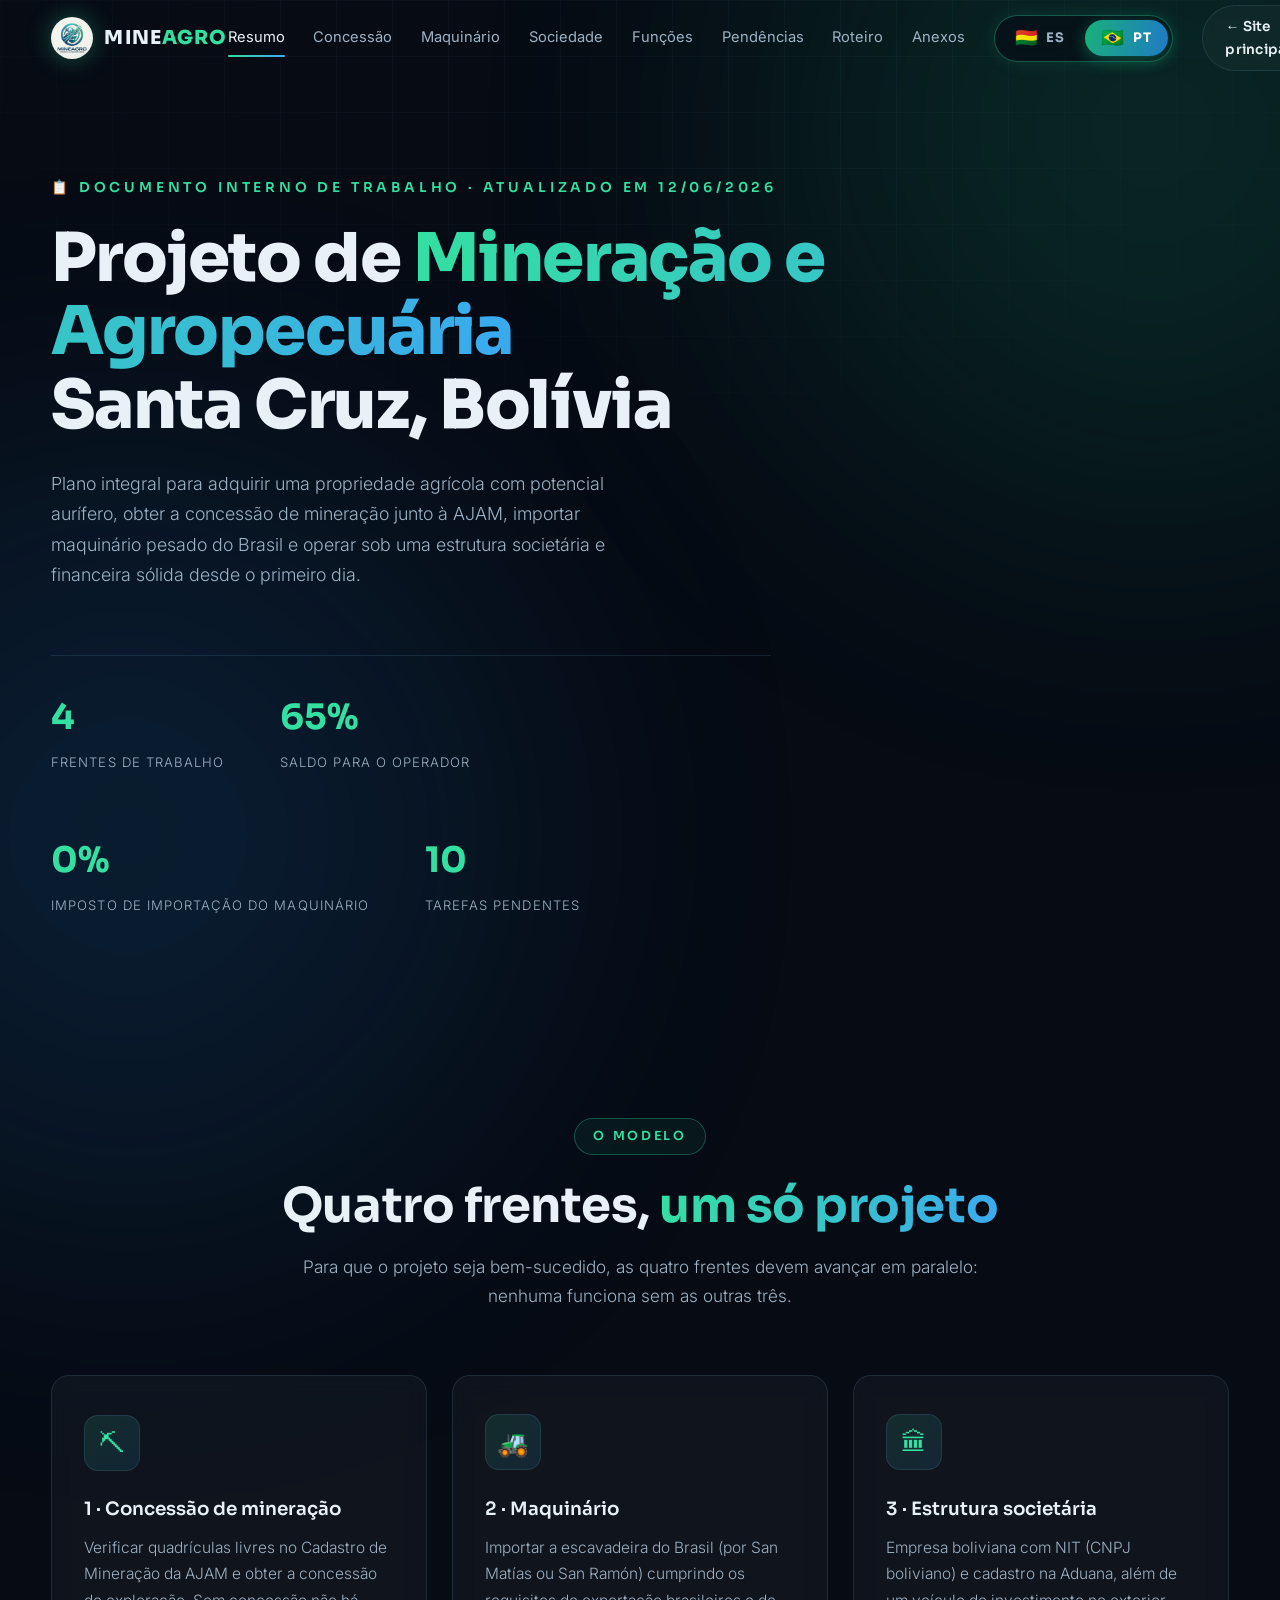
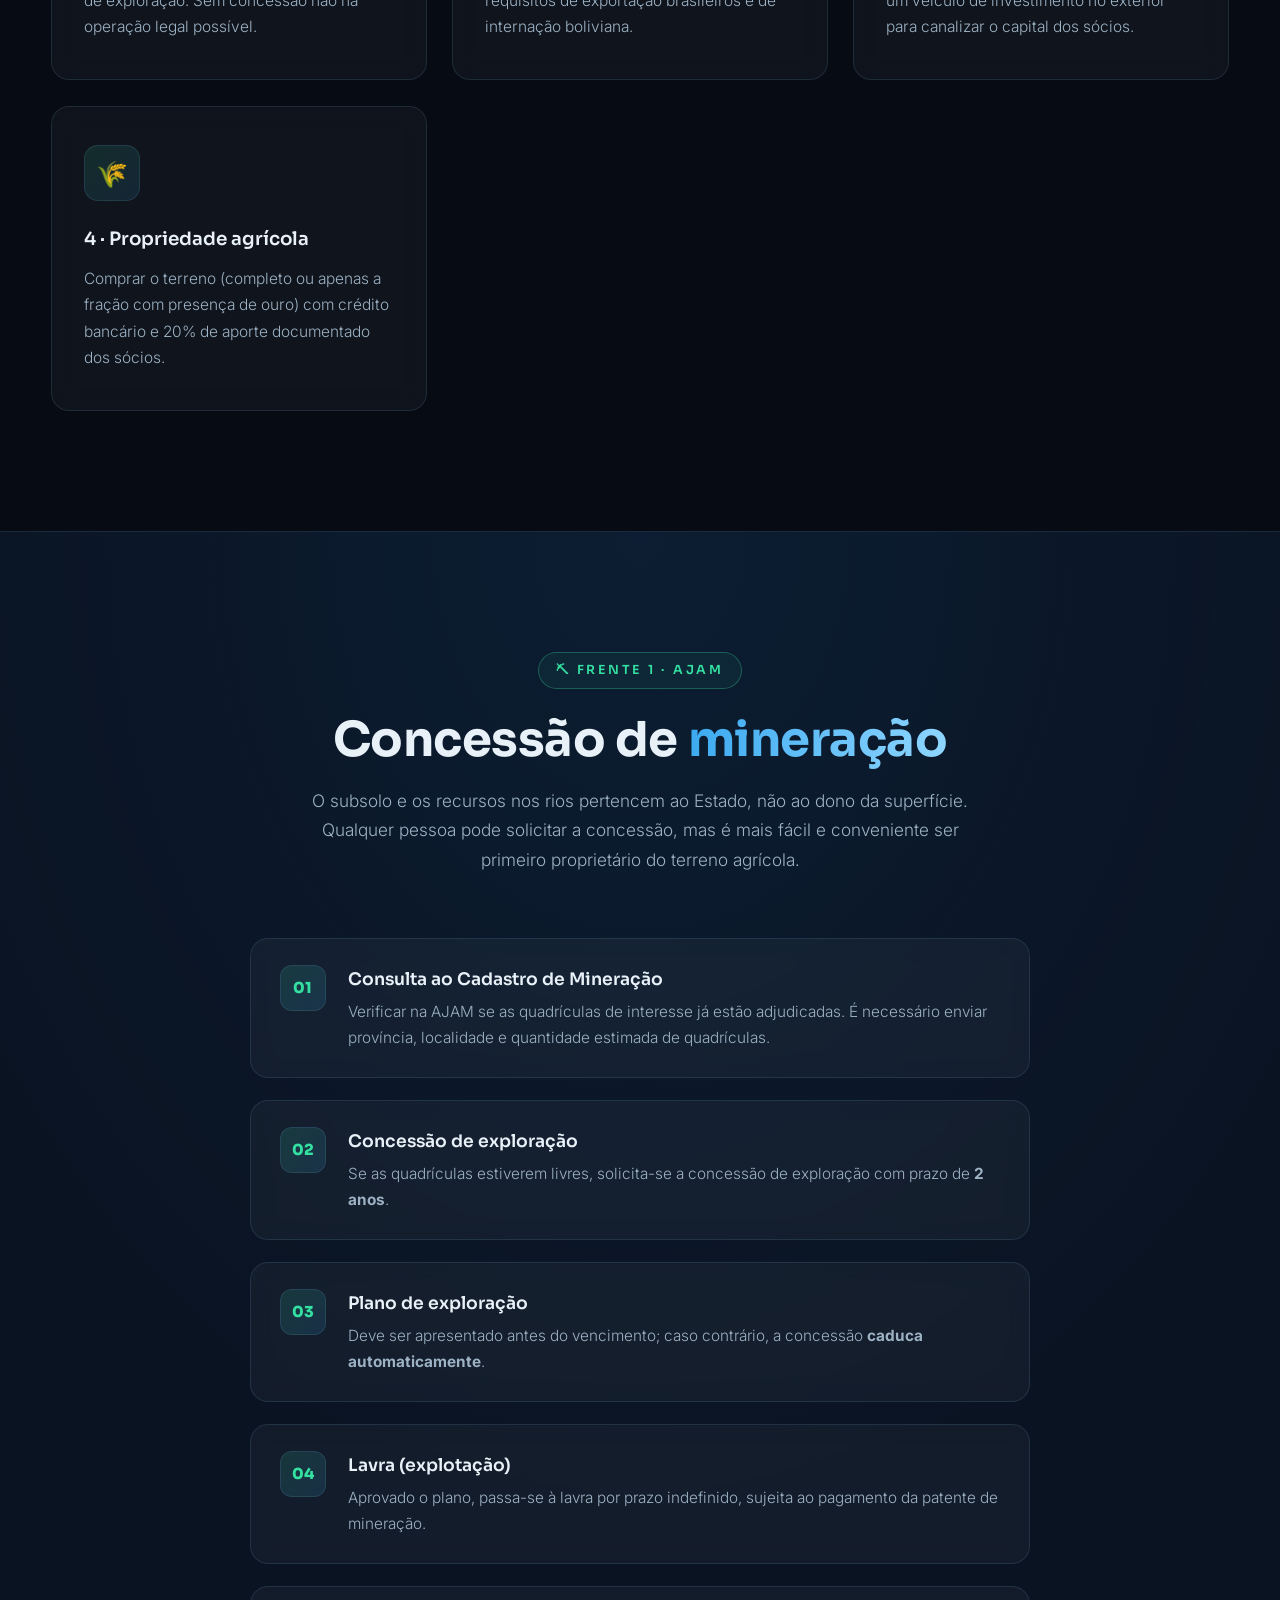
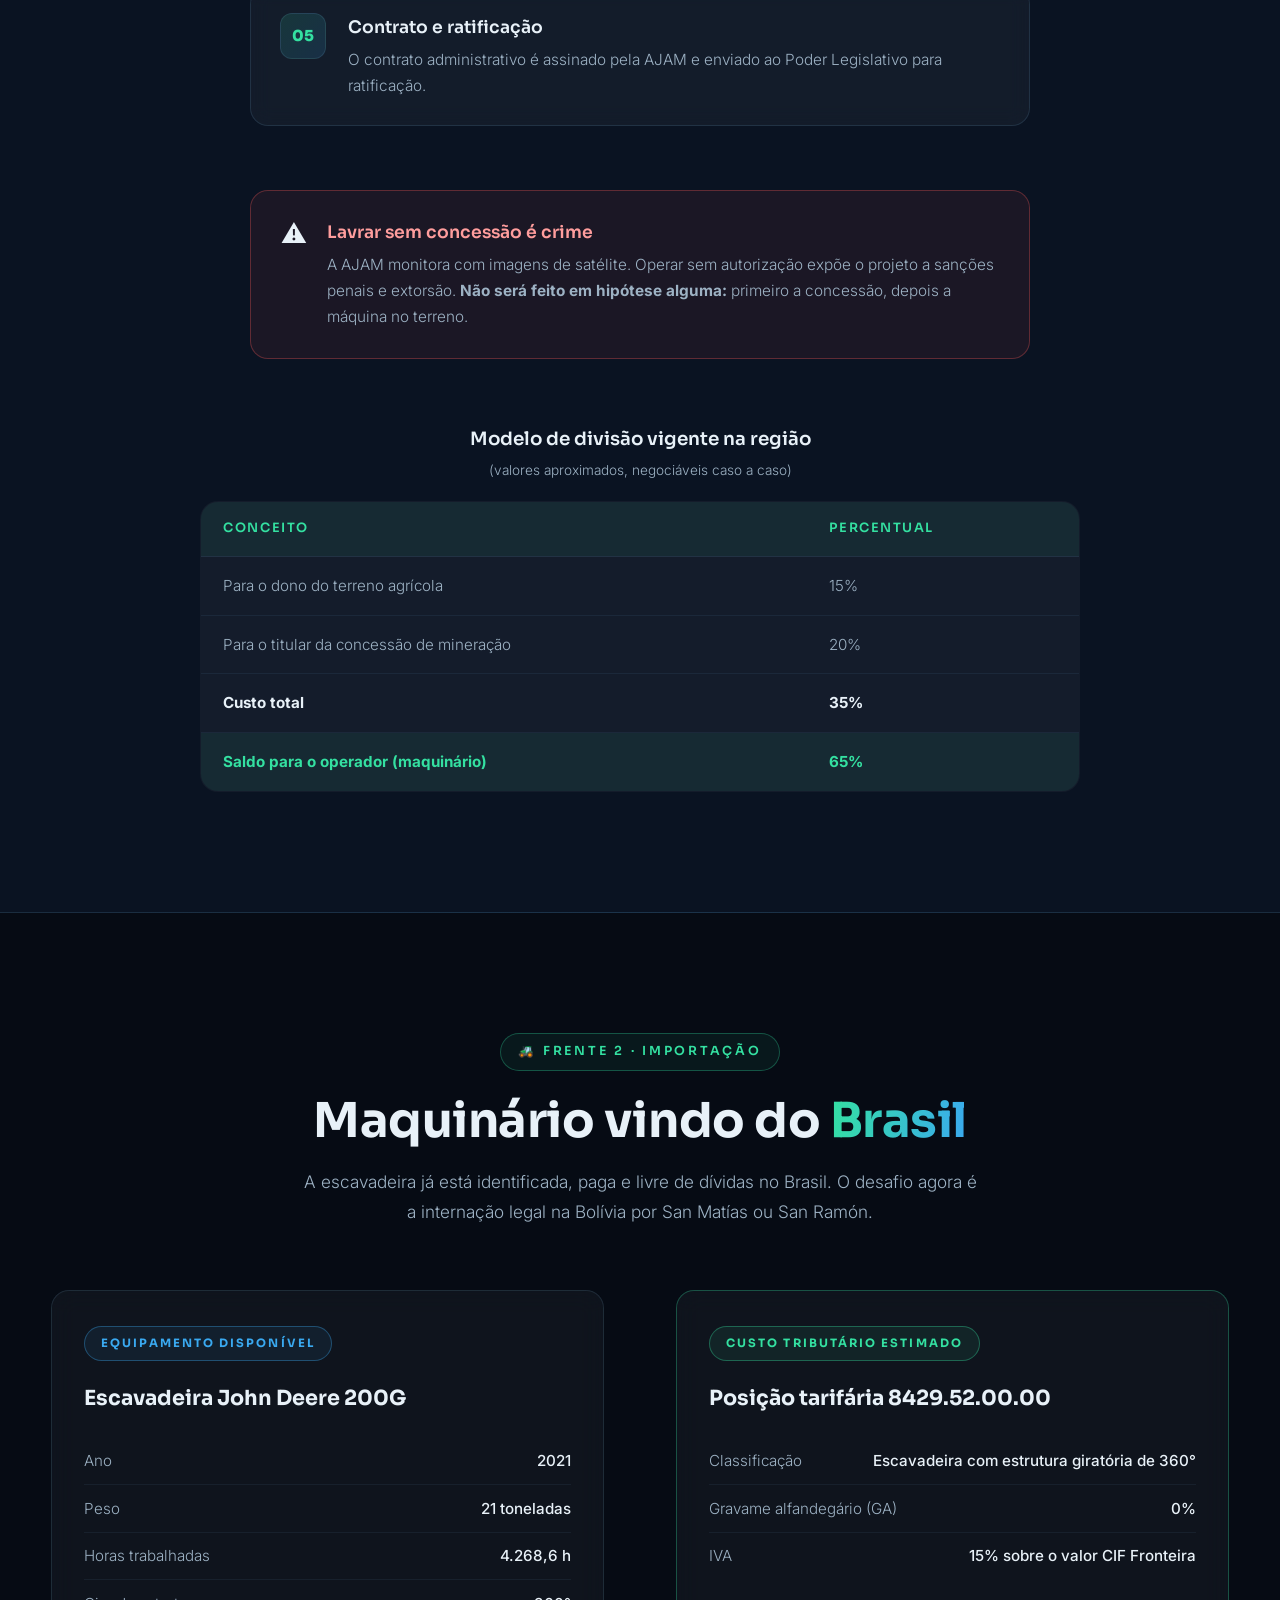
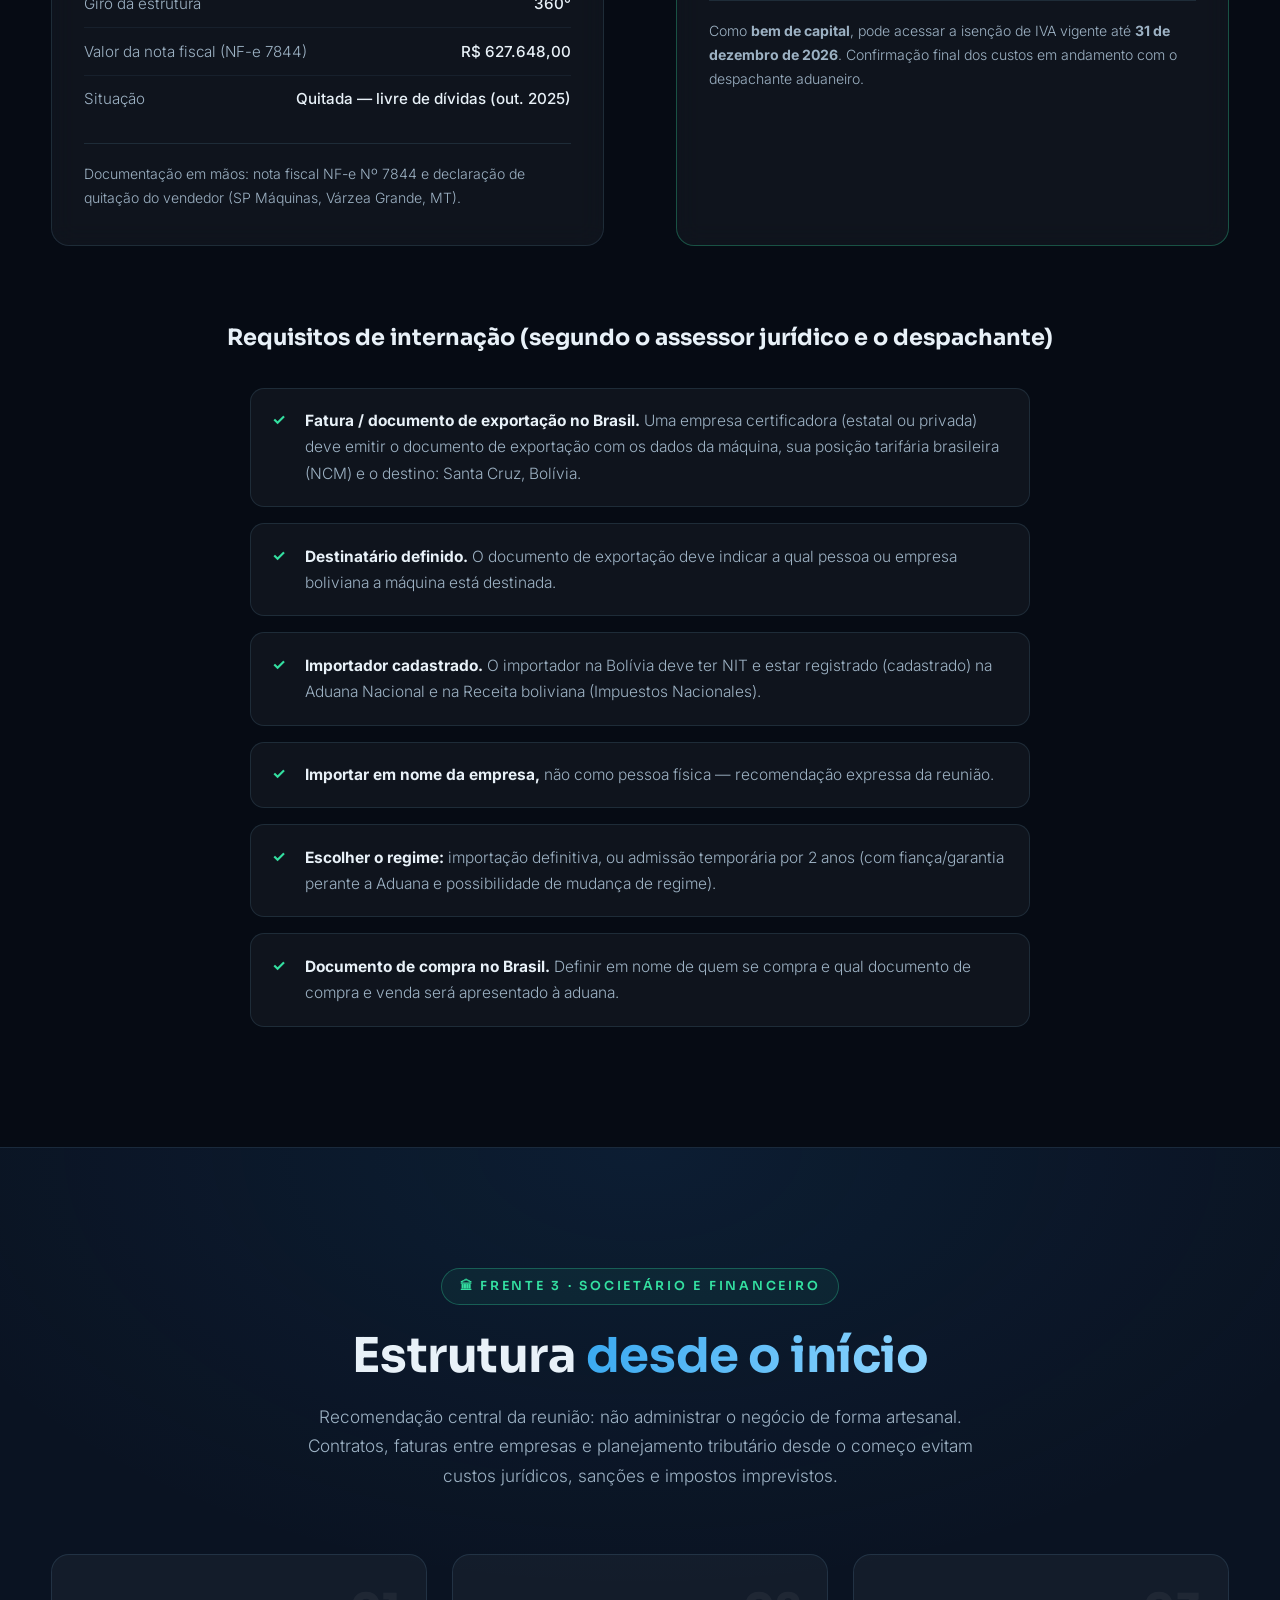
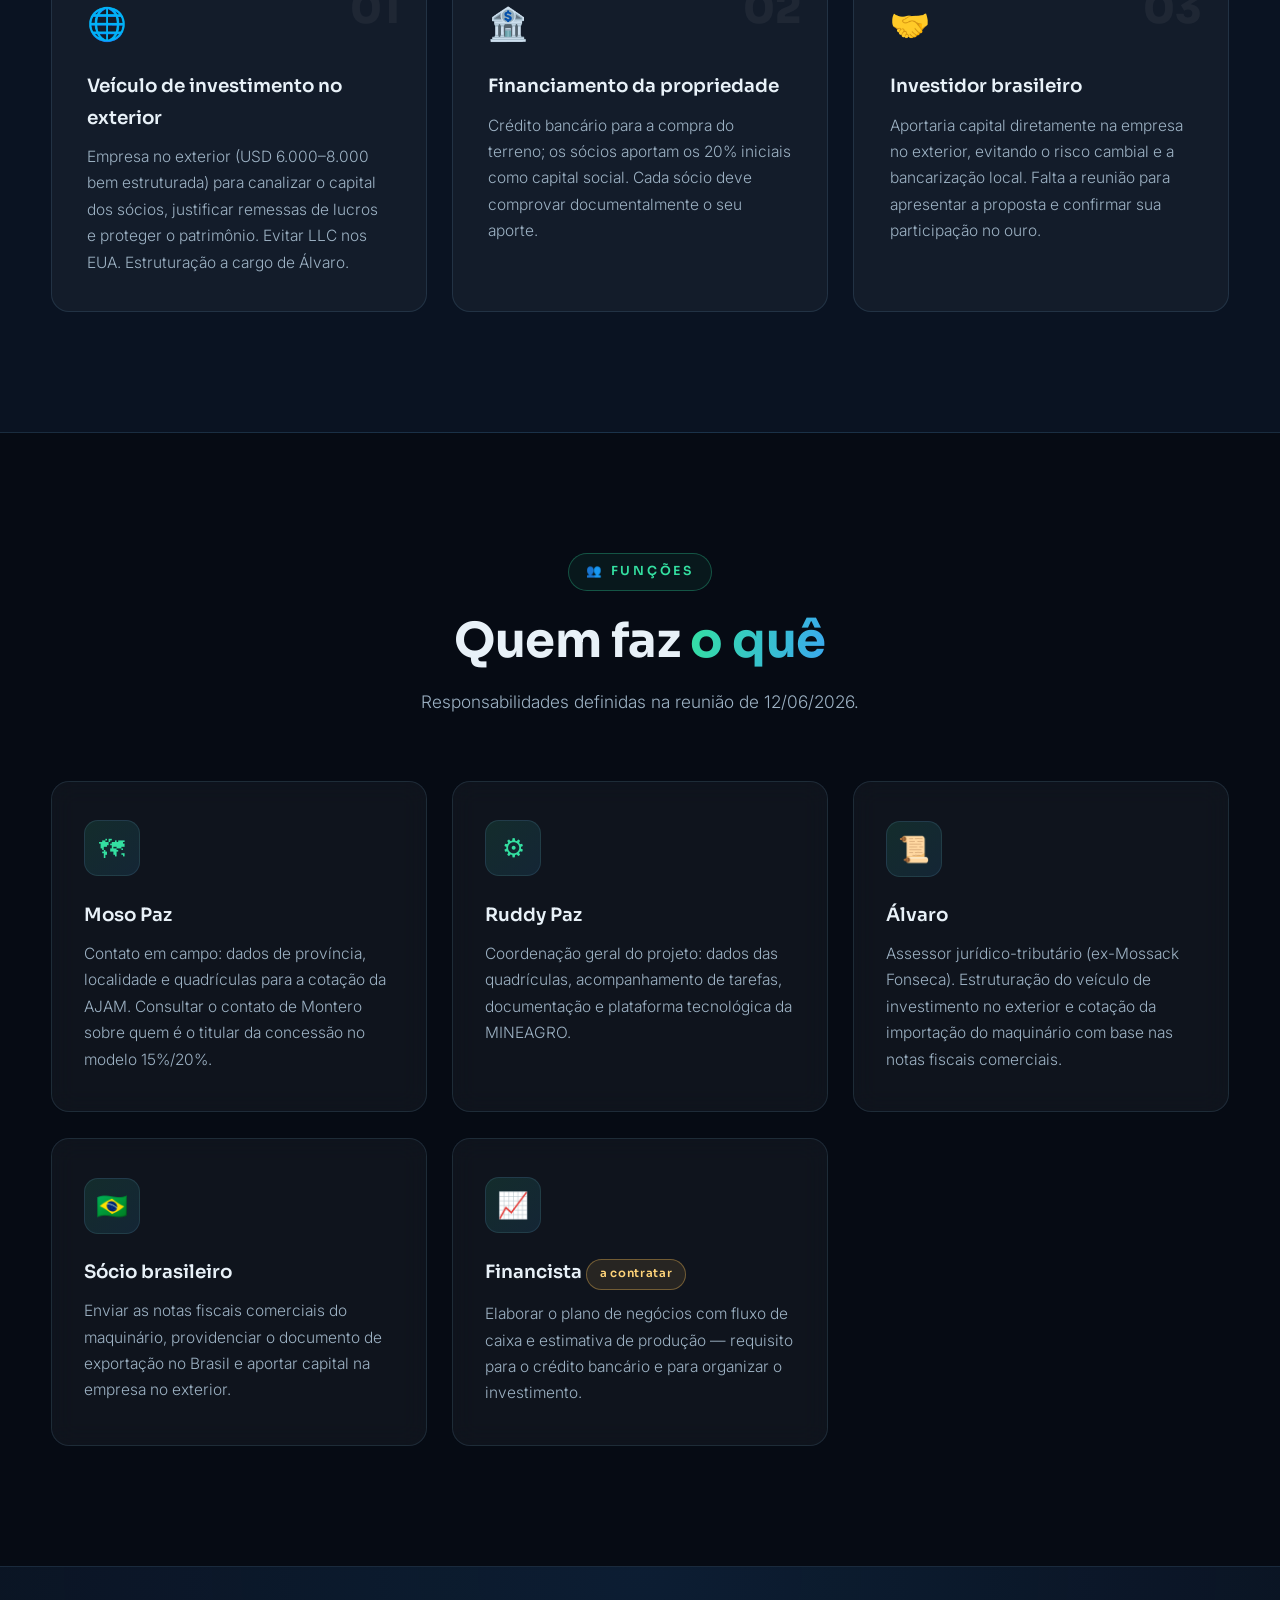
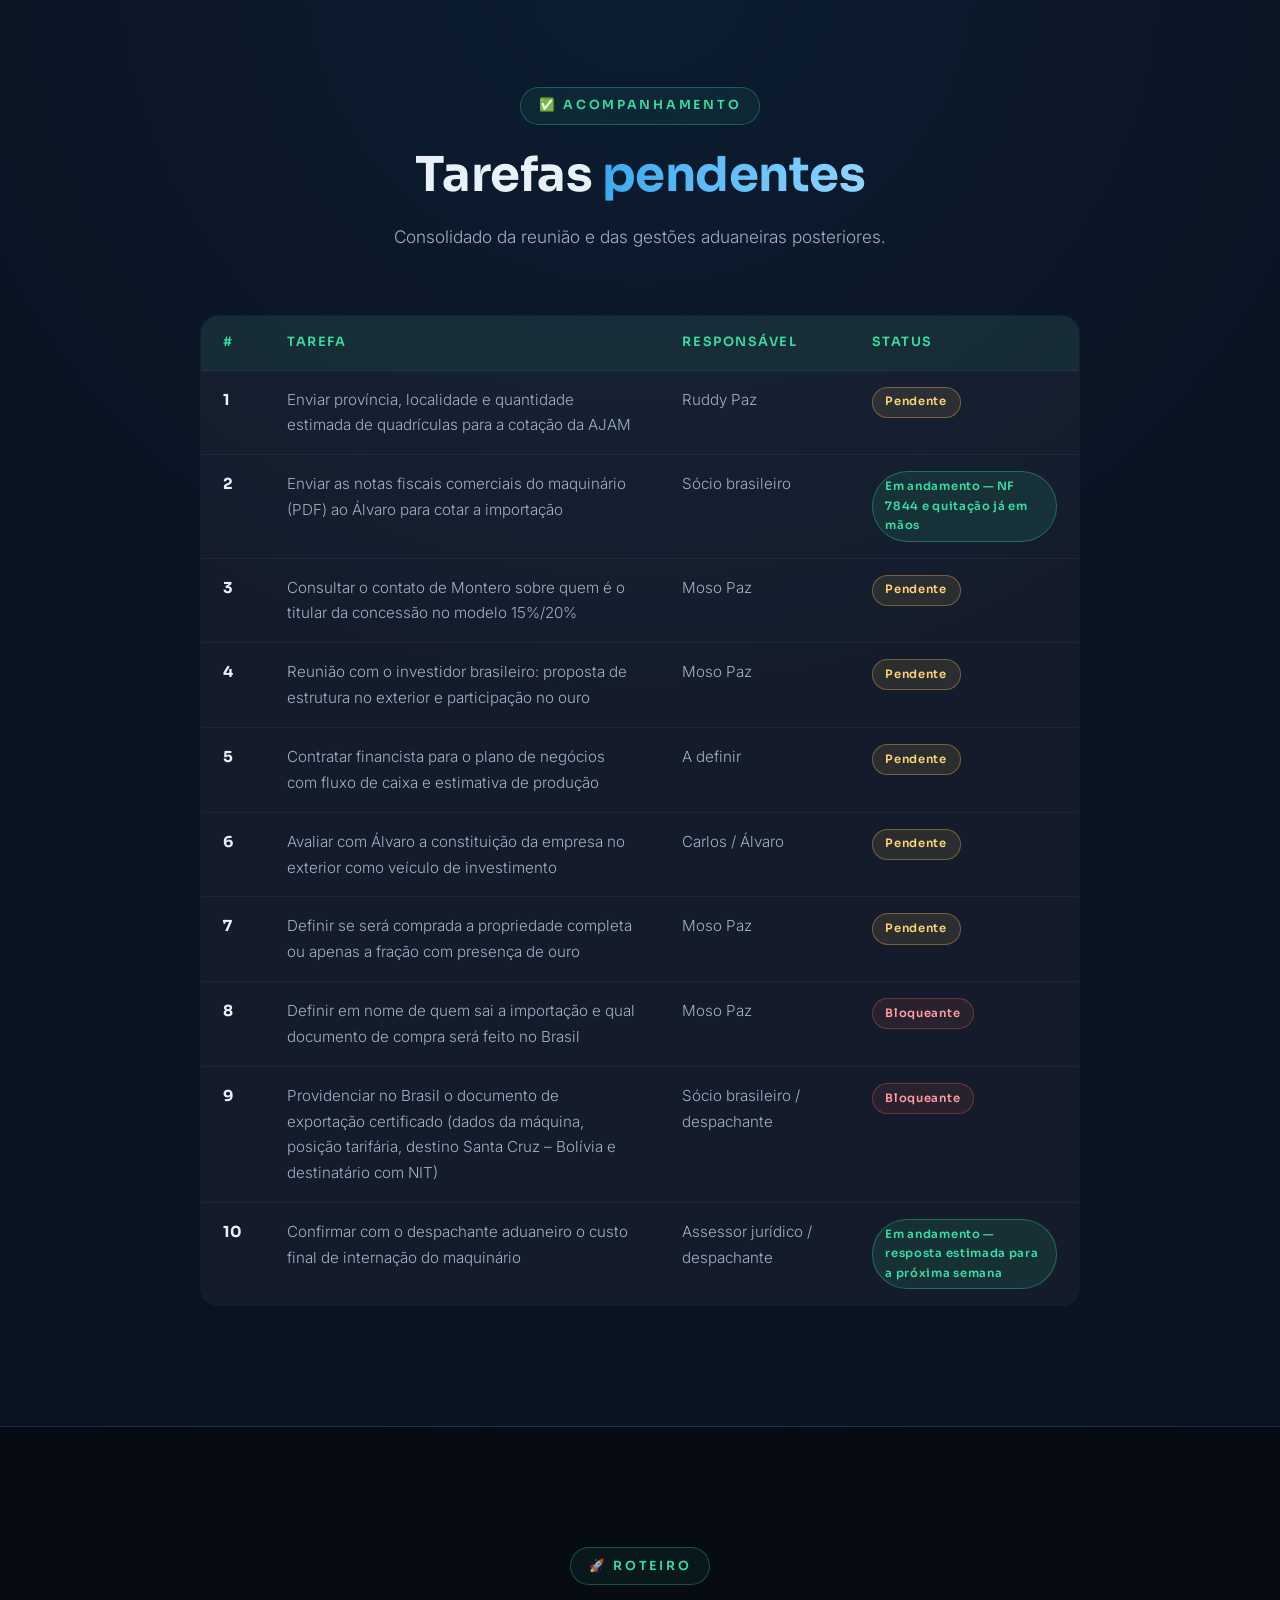
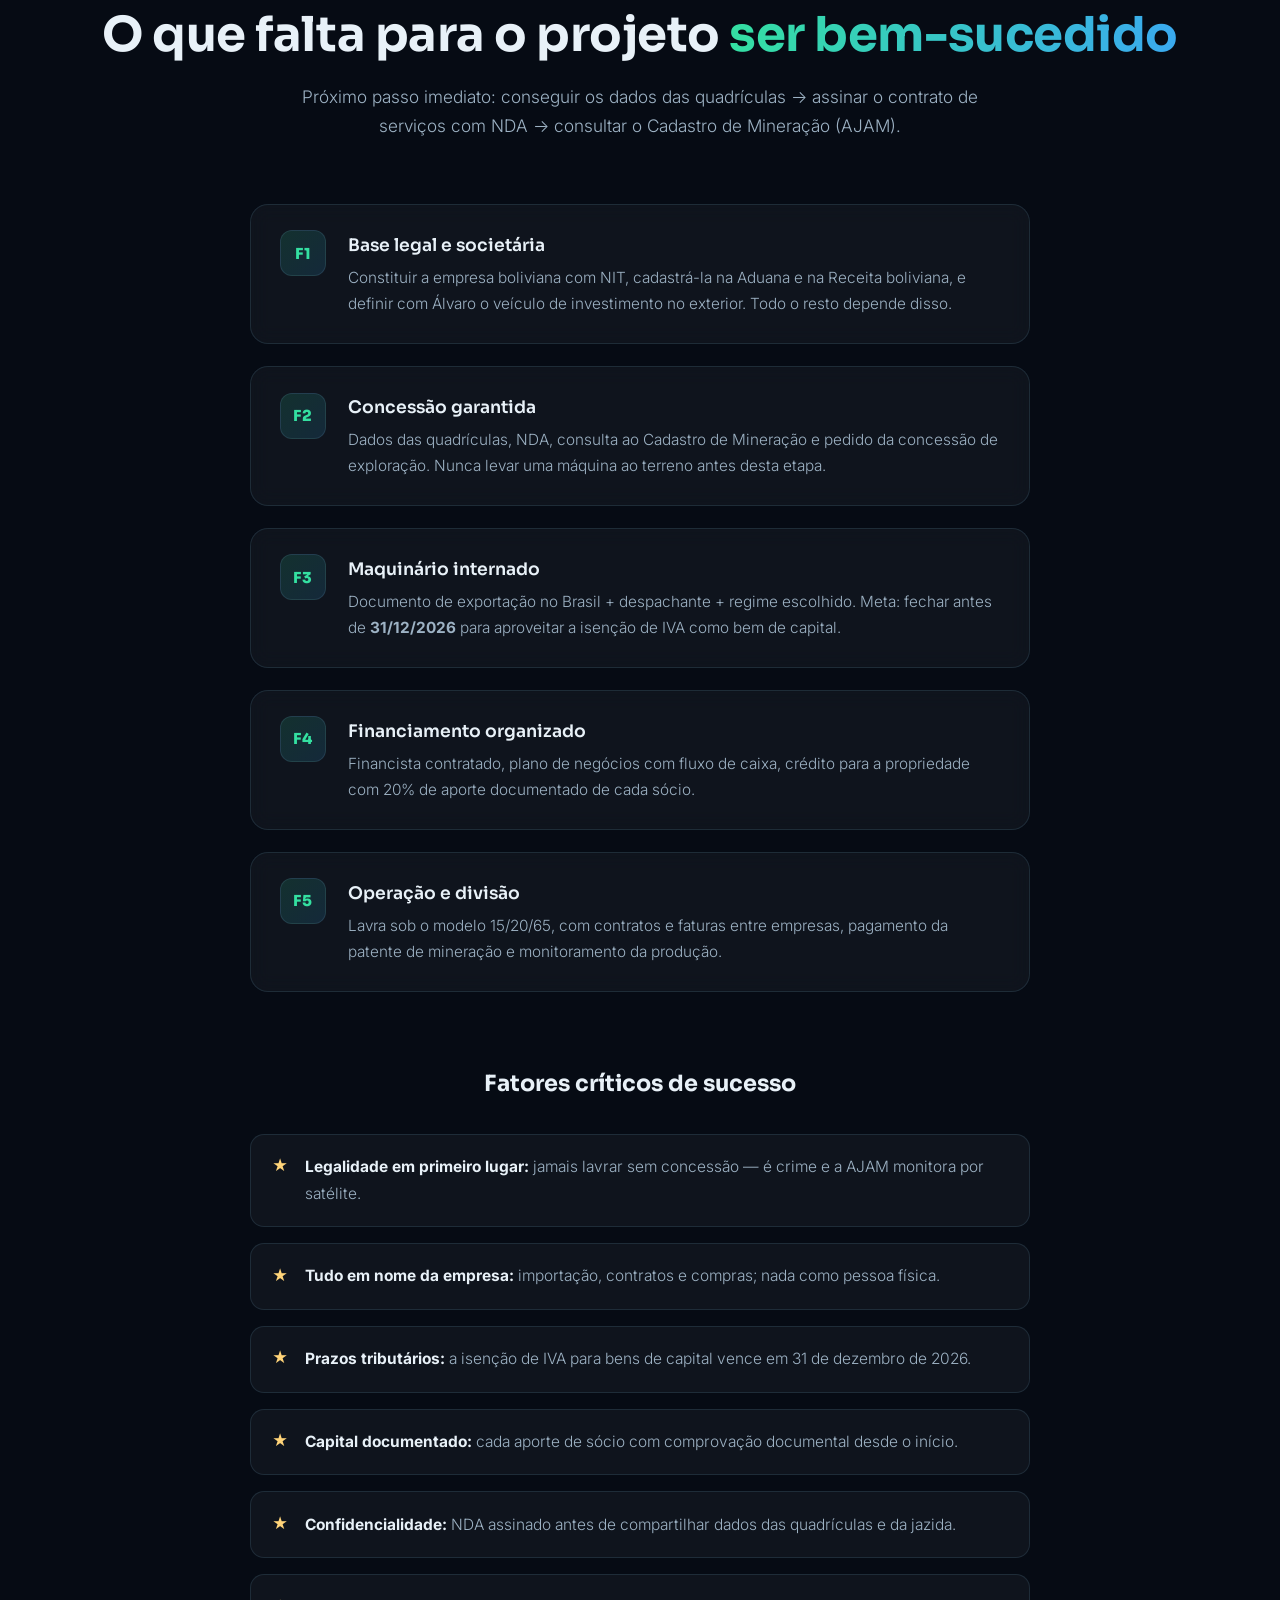
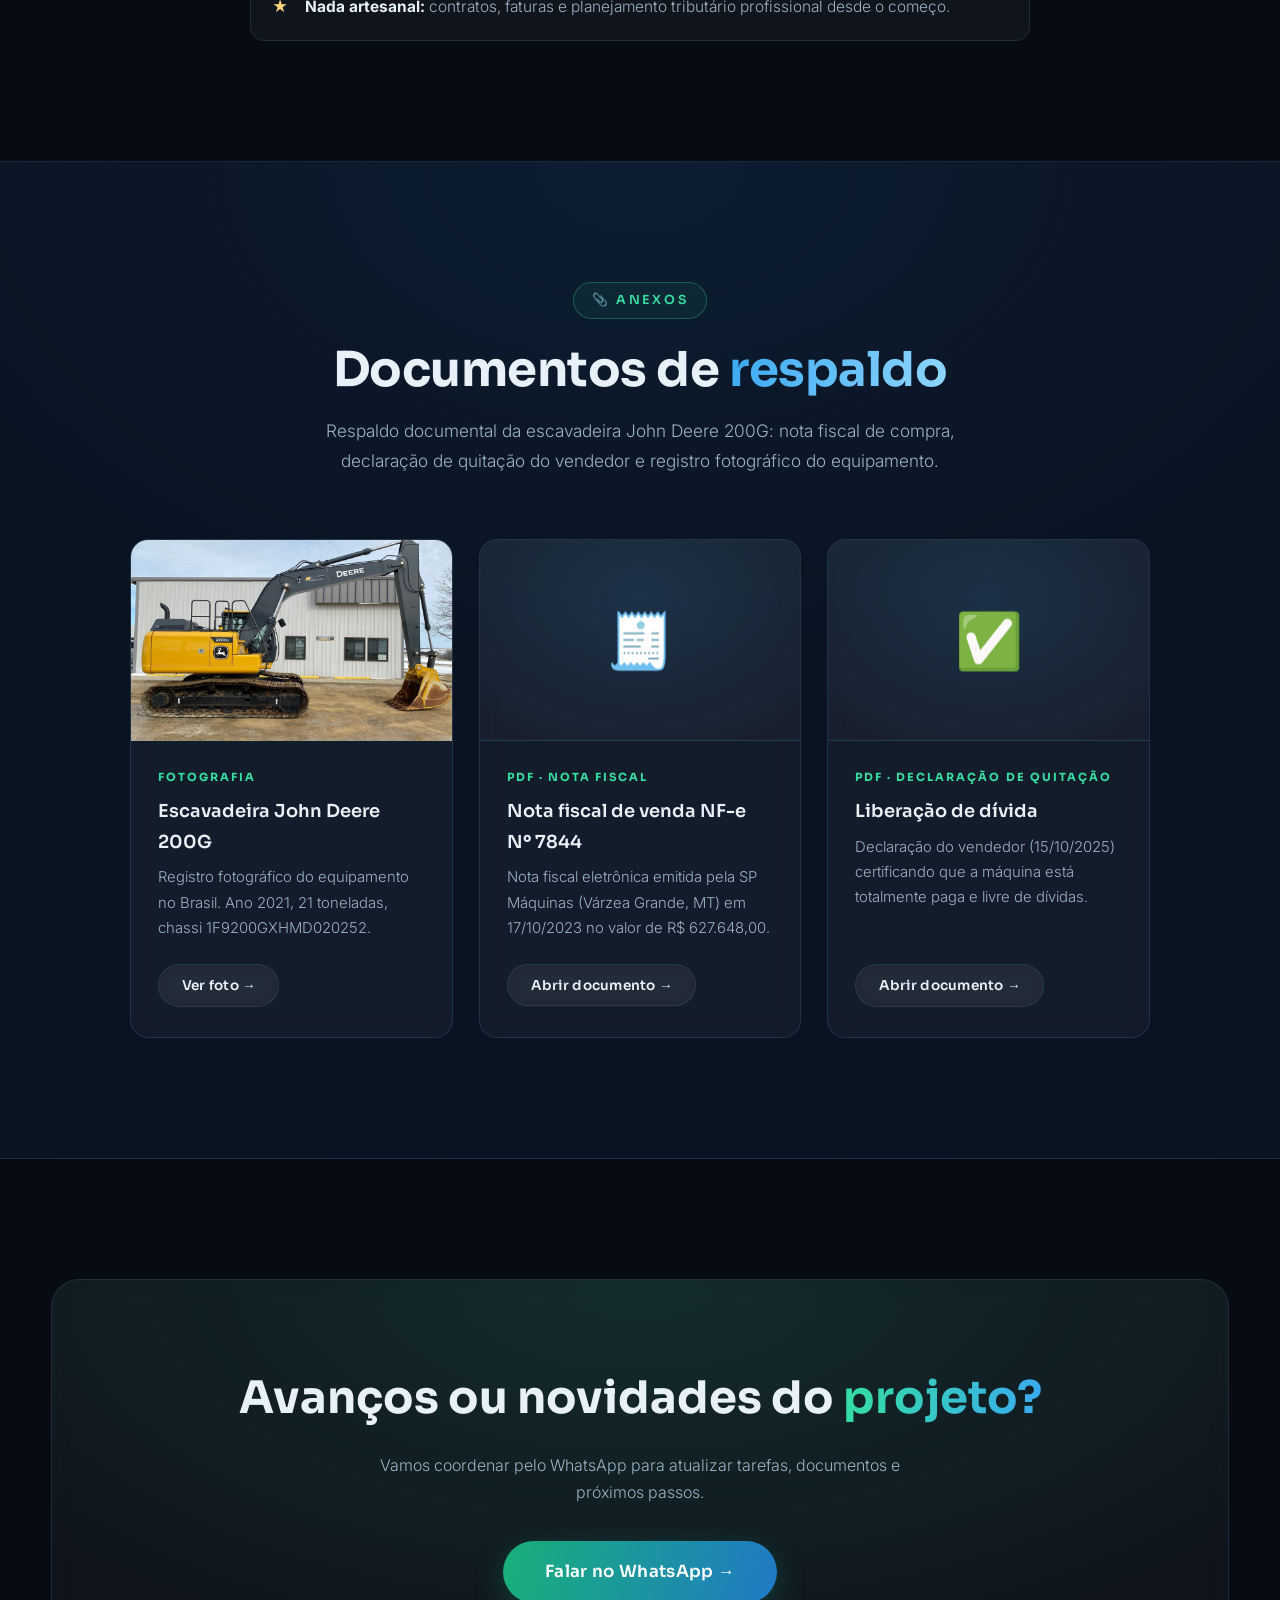
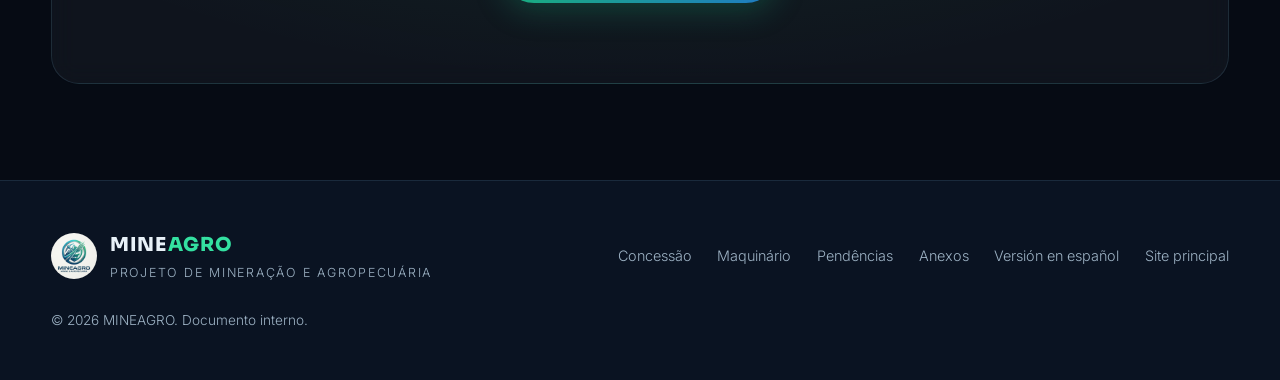
<file: project/pt.html>
<!DOCTYPE html>
<html lang="pt-BR">
<head>
    <meta charset="UTF-8">
    <meta name="viewport" content="width=device-width, initial-scale=1.0">
    <title>Projeto de Mineração e Agropecuária — MINEAGRO</title>
    <meta name="description" content="Estrutura, funções, tarefas pendentes e roteiro do projeto de mineração e agropecuária da MINEAGRO em Santa Cruz, Bolívia.">
    <meta name="robots" content="noindex, nofollow">
    <link rel="icon" type="image/png" href="../images/logo.png">
    <link rel="preconnect" href="https://fonts.googleapis.com">
    <link rel="preconnect" href="https://fonts.gstatic.com" crossorigin>
    <link href="https://fonts.googleapis.com/css2?family=Sora:wght@300;400;600;700;800&family=Inter:wght@300;400;500;600&display=swap" rel="stylesheet">
    <link rel="stylesheet" href="../index.css">
    <link rel="stylesheet" href="index.css">
</head>
<body>

    <!-- ===== Fundo decorativo global ===== -->
    <div class="bg-grid" aria-hidden="true"></div>
    <div class="bg-glow bg-glow--green" aria-hidden="true"></div>
    <div class="bg-glow bg-glow--blue" aria-hidden="true"></div>

    <!-- ===== Navbar ===== -->
    <header class="nav" id="nav">
        <div class="nav__inner container">
            <a href="../index.html" class="nav__brand">
                <img src="../images/logo.png" alt="Logo MINEAGRO" class="nav__logo">
                <span class="nav__name">MINE<span class="accent">AGRO</span></span>
            </a>
            <nav class="nav__links" id="navLinks">
                <a href="#resumen" class="nav__link is-active">Resumo</a>
                <a href="#concesion" class="nav__link">Concessão</a>
                <a href="#maquinaria" class="nav__link">Maquinário</a>
                <a href="#sociedad" class="nav__link">Sociedade</a>
                <a href="#equipo" class="nav__link">Funções</a>
                <a href="#pendientes" class="nav__link">Pendências</a>
                <a href="#ruta" class="nav__link">Roteiro</a>
                <a href="#anexos" class="nav__link">Anexos</a>
                <div class="lang-switch" aria-label="Idioma">
                    <a href="index.html" class="lang-switch__option" lang="es" hreflang="es" title="Ver en español"><span class="lang-switch__flag">🇧🇴</span>ES</a>
                    <span class="lang-switch__option is-active"><span class="lang-switch__flag">🇧🇷</span>PT</span>
                </div>
                <a href="../index.html" class="btn btn--small btn--ghost">← Site principal</a>
            </nav>
            <button class="nav__toggle" id="navToggle" aria-label="Abrir menu">
                <span></span><span></span><span></span>
            </button>
        </div>
    </header>

    <main>
        <!-- ===== Hero do projeto ===== -->
        <section class="page-hero" id="resumen">
            <div class="container">
                <p class="hero__eyebrow reveal">📋 Documento interno de trabalho · Atualizado em 12/06/2026</p>
                <h1 class="page-hero__title reveal">
                    Projeto de <span class="gradient-text">Mineração e Agropecuária</span><br>Santa Cruz, Bolívia
                </h1>
                <p class="hero__subtitle reveal">
                    Plano integral para adquirir uma propriedade agrícola com potencial aurífero,
                    obter a concessão de mineração junto à AJAM, importar maquinário pesado do Brasil
                    e operar sob uma estrutura societária e financeira sólida desde o primeiro dia.
                </p>
                <div class="hero__stats reveal">
                    <div class="stat">
                        <span class="stat__value"><span data-count="4">0</span></span>
                        <span class="stat__label">Frentes de trabalho</span>
                    </div>
                    <div class="stat">
                        <span class="stat__value"><span data-count="65">0</span>%</span>
                        <span class="stat__label">Saldo para o operador</span>
                    </div>
                    <div class="stat">
                        <span class="stat__value"><span data-count="0">0</span>%</span>
                        <span class="stat__label">Imposto de importação do maquinário</span>
                    </div>
                    <div class="stat">
                        <span class="stat__value"><span data-count="10">0</span></span>
                        <span class="stat__label">Tarefas pendentes</span>
                    </div>
                </div>
            </div>
        </section>

        <!-- ===== Como funciona o projeto ===== -->
        <section class="section" id="modelo">
            <div class="container">
                <div class="section__head reveal">
                    <span class="section__tag">O modelo</span>
                    <h2 class="section__title">Quatro frentes, <span class="gradient-text">um só projeto</span></h2>
                    <p class="section__lead">
                        Para que o projeto seja bem-sucedido, as quatro frentes devem avançar em paralelo:
                        nenhuma funciona sem as outras três.
                    </p>
                </div>
                <div class="about-grid">
                    <article class="glass-card reveal">
                        <div class="glass-card__icon">⛏</div>
                        <h3>1 · Concessão de mineração</h3>
                        <p>Verificar quadrículas livres no Cadastro de Mineração da AJAM e obter a
                        concessão de exploração. Sem concessão não há operação legal possível.</p>
                    </article>
                    <article class="glass-card reveal">
                        <div class="glass-card__icon">🚜</div>
                        <h3>2 · Maquinário</h3>
                        <p>Importar a escavadeira do Brasil (por San Matías ou San Ramón) cumprindo
                        os requisitos de exportação brasileiros e de internação boliviana.</p>
                    </article>
                    <article class="glass-card reveal">
                        <div class="glass-card__icon">🏛</div>
                        <h3>3 · Estrutura societária</h3>
                        <p>Empresa boliviana com NIT (CNPJ boliviano) e cadastro na Aduana, além de um
                        veículo de investimento no exterior para canalizar o capital dos sócios.</p>
                    </article>
                    <article class="glass-card reveal">
                        <div class="glass-card__icon">🌾</div>
                        <h3>4 · Propriedade agrícola</h3>
                        <p>Comprar o terreno (completo ou apenas a fração com presença de ouro) com
                        crédito bancário e 20% de aporte documentado dos sócios.</p>
                    </article>
                </div>
            </div>
        </section>

        <!-- ===== Concessão de mineração ===== -->
        <section class="section section--tech" id="concesion">
            <div class="container">
                <div class="section__head reveal">
                    <span class="section__tag">⛏ Frente 1 · AJAM</span>
                    <h2 class="section__title">Concessão de <span class="gradient-text gradient-text--blue">mineração</span></h2>
                    <p class="section__lead">
                        O subsolo e os recursos nos rios pertencem ao Estado, não ao dono da
                        superfície. Qualquer pessoa pode solicitar a concessão, mas é mais fácil
                        e conveniente ser primeiro proprietário do terreno agrícola.
                    </p>
                </div>

                <ol class="steps">
                    <li class="step reveal">
                        <span class="step__num">01</span>
                        <div>
                            <h4>Consulta ao Cadastro de Mineração</h4>
                            <p>Verificar na AJAM se as quadrículas de interesse já estão adjudicadas.
                            É necessário enviar província, localidade e quantidade estimada de quadrículas.</p>
                        </div>
                    </li>
                    <li class="step reveal">
                        <span class="step__num">02</span>
                        <div>
                            <h4>Concessão de exploração</h4>
                            <p>Se as quadrículas estiverem livres, solicita-se a concessão de exploração
                            com prazo de <strong>2 anos</strong>.</p>
                        </div>
                    </li>
                    <li class="step reveal">
                        <span class="step__num">03</span>
                        <div>
                            <h4>Plano de exploração</h4>
                            <p>Deve ser apresentado antes do vencimento; caso contrário, a concessão
                            <strong>caduca automaticamente</strong>.</p>
                        </div>
                    </li>
                    <li class="step reveal">
                        <span class="step__num">04</span>
                        <div>
                            <h4>Lavra (explotação)</h4>
                            <p>Aprovado o plano, passa-se à lavra por prazo indefinido, sujeita ao
                            pagamento da patente de mineração.</p>
                        </div>
                    </li>
                    <li class="step reveal">
                        <span class="step__num">05</span>
                        <div>
                            <h4>Contrato e ratificação</h4>
                            <p>O contrato administrativo é assinado pela AJAM e enviado ao Poder
                            Legislativo para ratificação.</p>
                        </div>
                    </li>
                </ol>

                <div class="alert reveal">
                    <span class="alert__icon">⚠️</span>
                    <div>
                        <h4>Lavrar sem concessão é crime</h4>
                        <p>A AJAM monitora com imagens de satélite. Operar sem autorização expõe o
                        projeto a sanções penais e extorsão. <strong>Não será feito em hipótese alguma:</strong>
                        primeiro a concessão, depois a máquina no terreno.</p>
                    </div>
                </div>

                <div class="table-wrap reveal">
                    <h3 class="table-title">Modelo de divisão vigente na região <span class="table-note">(valores aproximados, negociáveis caso a caso)</span></h3>
                    <table class="data-table">
                        <thead>
                            <tr><th>Conceito</th><th>Percentual</th></tr>
                        </thead>
                        <tbody>
                            <tr><td>Para o dono do terreno agrícola</td><td>15%</td></tr>
                            <tr><td>Para o titular da concessão de mineração</td><td>20%</td></tr>
                            <tr><td><strong>Custo total</strong></td><td><strong>35%</strong></td></tr>
                            <tr class="data-table__highlight"><td><strong>Saldo para o operador (maquinário)</strong></td><td><strong>65%</strong></td></tr>
                        </tbody>
                    </table>
                </div>
            </div>
        </section>

        <!-- ===== Maquinário e importação ===== -->
        <section class="section" id="maquinaria">
            <div class="container">
                <div class="section__head reveal">
                    <span class="section__tag">🚜 Frente 2 · Importação</span>
                    <h2 class="section__title">Maquinário vindo do <span class="gradient-text">Brasil</span></h2>
                    <p class="section__lead">
                        A escavadeira já está identificada, paga e livre de dívidas no Brasil.
                        O desafio agora é a internação legal na Bolívia por San Matías ou San Ramón.
                    </p>
                </div>

                <div class="split">
                    <div class="reveal">
                        <article class="doc-card">
                            <span class="doc-card__badge">Equipamento disponível</span>
                            <h3>Escavadeira John Deere 200G</h3>
                            <ul class="spec-list">
                                <li><span>Ano</span><strong>2021</strong></li>
                                <li><span>Peso</span><strong>21 toneladas</strong></li>
                                <li><span>Horas trabalhadas</span><strong>4.268,6 h</strong></li>
                                <li><span>Giro da estrutura</span><strong>360°</strong></li>
                                <li><span>Valor da nota fiscal (NF-e 7844)</span><strong>R$ 627.648,00</strong></li>
                                <li><span>Situação</span><strong class="accent">Quitada — livre de dívidas (out. 2025)</strong></li>
                            </ul>
                            <p class="doc-card__note">Documentação em mãos: nota fiscal NF-e Nº 7844 e
                            declaração de quitação do vendedor (SP Máquinas, Várzea Grande, MT).</p>
                        </article>
                    </div>
                    <div class="reveal">
                        <article class="doc-card doc-card--green">
                            <span class="doc-card__badge">Custo tributário estimado</span>
                            <h3>Posição tarifária 8429.52.00.00</h3>
                            <ul class="spec-list">
                                <li><span>Classificação</span><strong>Escavadeira com estrutura giratória de 360°</strong></li>
                                <li><span>Gravame alfandegário (GA)</span><strong class="accent">0%</strong></li>
                                <li><span>IVA</span><strong>15% sobre o valor CIF Fronteira</strong></li>
                            </ul>
                            <p class="doc-card__note">Como <strong>bem de capital</strong>, pode acessar a
                            isenção de IVA vigente até <strong>31 de dezembro de 2026</strong>. Confirmação
                            final dos custos em andamento com o despachante aduaneiro.</p>
                        </article>
                    </div>
                </div>

                <h3 class="sub-title reveal">Requisitos de internação (segundo o assessor jurídico e o despachante)</h3>
                <ul class="check-list">
                    <li class="reveal"><strong>Fatura / documento de exportação no Brasil.</strong> Uma empresa certificadora
                    (estatal ou privada) deve emitir o documento de exportação com os dados da máquina,
                    sua posição tarifária brasileira (NCM) e o destino: Santa Cruz, Bolívia.</li>
                    <li class="reveal"><strong>Destinatário definido.</strong> O documento de exportação deve indicar a qual
                    pessoa ou empresa boliviana a máquina está destinada.</li>
                    <li class="reveal"><strong>Importador cadastrado.</strong> O importador na Bolívia deve ter NIT e estar
                    registrado (cadastrado) na Aduana Nacional e na Receita boliviana (Impuestos Nacionales).</li>
                    <li class="reveal"><strong>Importar em nome da empresa,</strong> não como pessoa física — recomendação
                    expressa da reunião.</li>
                    <li class="reveal"><strong>Escolher o regime:</strong> importação definitiva, ou admissão temporária por 2 anos
                    (com fiança/garantia perante a Aduana e possibilidade de mudança de regime).</li>
                    <li class="reveal"><strong>Documento de compra no Brasil.</strong> Definir em nome de quem se compra e qual
                    documento de compra e venda será apresentado à aduana.</li>
                </ul>
            </div>
        </section>

        <!-- ===== Estrutura societária ===== -->
        <section class="section section--tech" id="sociedad">
            <div class="container">
                <div class="section__head reveal">
                    <span class="section__tag">🏛 Frente 3 · Societário e financeiro</span>
                    <h2 class="section__title">Estrutura <span class="gradient-text gradient-text--blue">desde o início</span></h2>
                    <p class="section__lead">
                        Recomendação central da reunião: não administrar o negócio de forma artesanal.
                        Contratos, faturas entre empresas e planejamento tributário desde o começo
                        evitam custos jurídicos, sanções e impostos imprevistos.
                    </p>
                </div>
                <div class="tech-grid">
                    <article class="tech-card reveal">
                        <span class="tech-card__num">01</span>
                        <div class="tech-card__icon">🌐</div>
                        <h3>Veículo de investimento no exterior</h3>
                        <p>Empresa no exterior (USD 6.000–8.000 bem estruturada) para canalizar o
                        capital dos sócios, justificar remessas de lucros e proteger o patrimônio.
                        Evitar LLC nos EUA. Estruturação a cargo de Álvaro.</p>
                    </article>
                    <article class="tech-card reveal">
                        <span class="tech-card__num">02</span>
                        <div class="tech-card__icon">🏦</div>
                        <h3>Financiamento da propriedade</h3>
                        <p>Crédito bancário para a compra do terreno; os sócios aportam os 20% iniciais
                        como capital social. Cada sócio deve comprovar documentalmente o seu aporte.</p>
                    </article>
                    <article class="tech-card reveal">
                        <span class="tech-card__num">03</span>
                        <div class="tech-card__icon">🤝</div>
                        <h3>Investidor brasileiro</h3>
                        <p>Aportaria capital diretamente na empresa no exterior, evitando o risco
                        cambial e a bancarização local. Falta a reunião para apresentar a proposta
                        e confirmar sua participação no ouro.</p>
                    </article>
                </div>
            </div>
        </section>

        <!-- ===== Funções / equipe ===== -->
        <section class="section" id="equipo">
            <div class="container">
                <div class="section__head reveal">
                    <span class="section__tag">👥 Funções</span>
                    <h2 class="section__title">Quem faz <span class="gradient-text">o quê</span></h2>
                    <p class="section__lead">
                        Responsabilidades definidas na reunião de 12/06/2026.
                    </p>
                </div>
                <div class="about-grid">
                    <article class="glass-card reveal">
                        <div class="glass-card__icon">🗺</div>
                        <h3>Moso Paz</h3>
                        <p>Contato em campo: dados de província, localidade e quadrículas para a cotação
                        da AJAM. Consultar o contato de Montero sobre quem é o titular da concessão no
                        modelo 15%/20%.</p>
                    </article>
                    <article class="glass-card reveal">
                        <div class="glass-card__icon">⚙</div>
                        <h3>Ruddy Paz</h3>
                        <p>Coordenação geral do projeto: dados das quadrículas,
                        acompanhamento de tarefas, documentação e plataforma tecnológica da MINEAGRO.</p>
                    </article>
                    <article class="glass-card reveal">
                        <div class="glass-card__icon">📜</div>
                        <h3>Álvaro</h3>
                        <p>Assessor jurídico-tributário (ex-Mossack Fonseca). Estruturação do veículo de
                        investimento no exterior e cotação da importação do maquinário com base nas
                        notas fiscais comerciais.</p>
                    </article>
                    <article class="glass-card reveal">
                        <div class="glass-card__icon">🇧🇷</div>
                        <h3>Sócio brasileiro</h3>
                        <p>Enviar as notas fiscais comerciais do maquinário, providenciar o documento de
                        exportação no Brasil e aportar capital na empresa no exterior.</p>
                    </article>
                    <article class="glass-card reveal">
                        <div class="glass-card__icon">📈</div>
                        <h3>Financista <span class="pill pill--amber">a contratar</span></h3>
                        <p>Elaborar o plano de negócios com fluxo de caixa e estimativa de produção —
                        requisito para o crédito bancário e para organizar o investimento.</p>
                    </article>
                </div>
            </div>
        </section>

        <!-- ===== Tarefas pendentes ===== -->
        <section class="section section--tech" id="pendientes">
            <div class="container">
                <div class="section__head reveal">
                    <span class="section__tag">✅ Acompanhamento</span>
                    <h2 class="section__title">Tarefas <span class="gradient-text gradient-text--blue">pendentes</span></h2>
                    <p class="section__lead">
                        Consolidado da reunião e das gestões aduaneiras posteriores.
                    </p>
                </div>
                <div class="table-wrap reveal">
                    <table class="data-table data-table--tasks">
                        <thead>
                            <tr><th>#</th><th>Tarefa</th><th>Responsável</th><th>Status</th></tr>
                        </thead>
                        <tbody>
                            <tr>
                                <td>1</td>
                                <td>Enviar província, localidade e quantidade estimada de quadrículas para a cotação da AJAM</td>
                                <td>Ruddy Paz</td>
                                <td><span class="pill pill--amber">Pendente</span></td>
                            </tr>
                            <tr>
                                <td>2</td>
                                <td>Enviar as notas fiscais comerciais do maquinário (PDF) ao Álvaro para cotar a importação</td>
                                <td>Sócio brasileiro</td>
                                <td><span class="pill pill--green">Em andamento — NF 7844 e quitação já em mãos</span></td>
                            </tr>
                            <tr>
                                <td>3</td>
                                <td>Consultar o contato de Montero sobre quem é o titular da concessão no modelo 15%/20%</td>
                                <td>Moso Paz</td>
                                <td><span class="pill pill--amber">Pendente</span></td>
                            </tr>
                            <tr>
                                <td>4</td>
                                <td>Reunião com o investidor brasileiro: proposta de estrutura no exterior e participação no ouro</td>
                                <td>Moso Paz</td>
                                <td><span class="pill pill--amber">Pendente</span></td>
                            </tr>
                            <tr>
                                <td>5</td>
                                <td>Contratar financista para o plano de negócios com fluxo de caixa e estimativa de produção</td>
                                <td>A definir</td>
                                <td><span class="pill pill--amber">Pendente</span></td>
                            </tr>
                            <tr>
                                <td>6</td>
                                <td>Avaliar com Álvaro a constituição da empresa no exterior como veículo de investimento</td>
                                <td>Carlos / Álvaro</td>
                                <td><span class="pill pill--amber">Pendente</span></td>
                            </tr>
                            <tr>
                                <td>7</td>
                                <td>Definir se será comprada a propriedade completa ou apenas a fração com presença de ouro</td>
                                <td>Moso Paz</td>
                                <td><span class="pill pill--amber">Pendente</span></td>
                            </tr>
                            <tr>
                                <td>8</td>
                                <td>Definir em nome de quem sai a importação e qual documento de compra será feito no Brasil</td>
                                <td>Moso Paz</td>
                                <td><span class="pill pill--red">Bloqueante</span></td>
                            </tr>
                            <tr>
                                <td>9</td>
                                <td>Providenciar no Brasil o documento de exportação certificado (dados da máquina, posição tarifária, destino Santa Cruz – Bolívia e destinatário com NIT)</td>
                                <td>Sócio brasileiro / despachante</td>
                                <td><span class="pill pill--red">Bloqueante</span></td>
                            </tr>
                            <tr>
                                <td>10</td>
                                <td>Confirmar com o despachante aduaneiro o custo final de internação do maquinário</td>
                                <td>Assessor jurídico / despachante</td>
                                <td><span class="pill pill--green">Em andamento — resposta estimada para a próxima semana</span></td>
                            </tr>
                        </tbody>
                    </table>
                </div>
            </div>
        </section>

        <!-- ===== Roteiro para o sucesso ===== -->
        <section class="section" id="ruta">
            <div class="container">
                <div class="section__head reveal">
                    <span class="section__tag">🚀 Roteiro</span>
                    <h2 class="section__title">O que falta para o projeto <span class="gradient-text">ser bem-sucedido</span></h2>
                    <p class="section__lead">
                        Próximo passo imediato: conseguir os dados das quadrículas → assinar o contrato
                        de serviços com NDA → consultar o Cadastro de Mineração (AJAM).
                    </p>
                </div>

                <ol class="steps steps--phases">
                    <li class="step reveal">
                        <span class="step__num">F1</span>
                        <div>
                            <h4>Base legal e societária</h4>
                            <p>Constituir a empresa boliviana com NIT, cadastrá-la na Aduana e na Receita
                            boliviana, e definir com Álvaro o veículo de investimento no exterior. Todo o
                            resto depende disso.</p>
                        </div>
                    </li>
                    <li class="step reveal">
                        <span class="step__num">F2</span>
                        <div>
                            <h4>Concessão garantida</h4>
                            <p>Dados das quadrículas, NDA, consulta ao Cadastro de Mineração e pedido da
                            concessão de exploração. Nunca levar uma máquina ao terreno antes desta etapa.</p>
                        </div>
                    </li>
                    <li class="step reveal">
                        <span class="step__num">F3</span>
                        <div>
                            <h4>Maquinário internado</h4>
                            <p>Documento de exportação no Brasil + despachante + regime escolhido.
                            Meta: fechar antes de <strong>31/12/2026</strong> para aproveitar a isenção
                            de IVA como bem de capital.</p>
                        </div>
                    </li>
                    <li class="step reveal">
                        <span class="step__num">F4</span>
                        <div>
                            <h4>Financiamento organizado</h4>
                            <p>Financista contratado, plano de negócios com fluxo de caixa, crédito para a
                            propriedade com 20% de aporte documentado de cada sócio.</p>
                        </div>
                    </li>
                    <li class="step reveal">
                        <span class="step__num">F5</span>
                        <div>
                            <h4>Operação e divisão</h4>
                            <p>Lavra sob o modelo 15/20/65, com contratos e faturas entre empresas,
                            pagamento da patente de mineração e monitoramento da produção.</p>
                        </div>
                    </li>
                </ol>

                <h3 class="sub-title reveal">Fatores críticos de sucesso</h3>
                <ul class="check-list check-list--critical">
                    <li class="reveal"><strong>Legalidade em primeiro lugar:</strong> jamais lavrar sem concessão — é crime e a AJAM monitora por satélite.</li>
                    <li class="reveal"><strong>Tudo em nome da empresa:</strong> importação, contratos e compras; nada como pessoa física.</li>
                    <li class="reveal"><strong>Prazos tributários:</strong> a isenção de IVA para bens de capital vence em 31 de dezembro de 2026.</li>
                    <li class="reveal"><strong>Capital documentado:</strong> cada aporte de sócio com comprovação documental desde o início.</li>
                    <li class="reveal"><strong>Confidencialidade:</strong> NDA assinado antes de compartilhar dados das quadrículas e da jazida.</li>
                    <li class="reveal"><strong>Nada artesanal:</strong> contratos, faturas e planejamento tributário profissional desde o começo.</li>
                </ul>
            </div>
        </section>

        <!-- ===== Anexos ===== -->
        <section class="section section--tech" id="anexos">
            <div class="container">
                <div class="section__head reveal">
                    <span class="section__tag">📎 Anexos</span>
                    <h2 class="section__title">Documentos de <span class="gradient-text gradient-text--blue">respaldo</span></h2>
                    <p class="section__lead">
                        Respaldo documental da escavadeira John Deere 200G: nota fiscal de compra,
                        declaração de quitação do vendedor e registro fotográfico do equipamento.
                    </p>
                </div>
                <div class="annex-grid">
                    <article class="annex-card reveal">
                        <a href="../images/excabadoraJD.jpg" target="_blank" rel="noopener"
                           class="annex-card__media" style="--img: url('../images/excabadoraJD.jpg');"
                           aria-label="Ver foto da escavadeira em tamanho completo"></a>
                        <div class="annex-card__body">
                            <span class="annex-card__type">Fotografia</span>
                            <h3>Escavadeira John Deere 200G</h3>
                            <p>Registro fotográfico do equipamento no Brasil. Ano 2021, 21 toneladas,
                            chassi 1F9200GXHMD020252.</p>
                            <a href="../images/excabadoraJD.jpg" target="_blank" rel="noopener" class="btn btn--ghost btn--small">Ver foto →</a>
                        </div>
                    </article>
                    <article class="annex-card reveal">
                        <a href="../images/factura_venta_JD.pdf" target="_blank" rel="noopener"
                           class="annex-card__media annex-card__media--doc"
                           aria-label="Abrir nota fiscal de venda em PDF">🧾</a>
                        <div class="annex-card__body">
                            <span class="annex-card__type">PDF · Nota fiscal</span>
                            <h3>Nota fiscal de venda NF-e Nº 7844</h3>
                            <p>Nota fiscal eletrônica emitida pela SP Máquinas (Várzea Grande, MT)
                            em 17/10/2023 no valor de R$ 627.648,00.</p>
                            <a href="../images/factura_venta_JD.pdf" target="_blank" rel="noopener" class="btn btn--ghost btn--small">Abrir documento →</a>
                        </div>
                    </article>
                    <article class="annex-card reveal">
                        <a href="../images/declaracion_liberacion_deuda_JD.pdf" target="_blank" rel="noopener"
                           class="annex-card__media annex-card__media--doc"
                           aria-label="Abrir declaração de quitação em PDF">✅</a>
                        <div class="annex-card__body">
                            <span class="annex-card__type">PDF · Declaração de quitação</span>
                            <h3>Liberação de dívida</h3>
                            <p>Declaração do vendedor (15/10/2025) certificando que a máquina
                            está totalmente paga e livre de dívidas.</p>
                            <a href="../images/declaracion_liberacion_deuda_JD.pdf" target="_blank" rel="noopener" class="btn btn--ghost btn--small">Abrir documento →</a>
                        </div>
                    </article>
                </div>
            </div>
        </section>

        <!-- ===== CTA ===== -->
        <section class="section section--cta" id="contacto">
            <div class="container">
                <div class="cta reveal">
                    <h2 class="cta__title">Avanços ou novidades do <span class="gradient-text">projeto?</span></h2>
                    <p class="cta__text">Vamos coordenar pelo WhatsApp para atualizar tarefas, documentos e próximos passos.</p>
                    <a href="https://wa.me/59175666929?text=Ol%C3%A1%2C%20tenho%20novidades%20sobre%20o%20projeto%20de%20minera%C3%A7%C3%A3o" target="_blank" rel="noopener" class="btn btn--solid btn--large">Falar no WhatsApp →</a>
                </div>
            </div>
        </section>
    </main>

    <!-- ===== Footer ===== -->
    <footer class="footer">
        <div class="container footer__inner">
            <div class="footer__brand">
                <img src="../images/logo.png" alt="Logo MINEAGRO" class="footer__logo">
                <div>
                    <span class="nav__name">MINE<span class="accent">AGRO</span></span>
                    <p class="footer__tagline">Projeto de Mineração e Agropecuária</p>
                </div>
            </div>
            <nav class="footer__links">
                <a href="#concesion">Concessão</a>
                <a href="#maquinaria">Maquinário</a>
                <a href="#pendientes">Pendências</a>
                <a href="#anexos">Anexos</a>
                <a href="index.html">Versión en español</a>
                <a href="../index.html">Site principal</a>
            </nav>
            <p class="footer__copy">© <span id="year"></span> MINEAGRO. Documento interno.</p>
        </div>
    </footer>

    <script src="index.js"></script>
</body>
</html>
</file>
<file: index.css>
/* ============================================================
   MINEAGRO — Landing futurista
   Paleta basada en el logo: azul profundo + verde esmeralda
   ============================================================ */

:root {
    --bg: #060b14;
    --bg-soft: #0a1322;
    --surface: rgba(255, 255, 255, 0.04);
    --border: rgba(120, 180, 220, 0.14);

    --blue: #1f7ac4;
    --blue-bright: #3aa9f0;
    --green: #19b07a;
    --green-bright: #34e0a1;

    --text: #e8f1f8;
    --text-dim: #9db2c4;

    --font-display: 'Sora', sans-serif;
    --font-body: 'Inter', sans-serif;

    --radius: 18px;
    --container: 1180px;
    --transition: 0.35s cubic-bezier(0.22, 1, 0.36, 1);
}

* { margin: 0; padding: 0; box-sizing: border-box; }

html { scroll-behavior: smooth; }

body {
    background: var(--bg);
    color: var(--text);
    font-family: var(--font-body);
    font-weight: 300;
    line-height: 1.7;
    overflow-x: hidden;
    -webkit-font-smoothing: antialiased;
}

.container {
    width: min(var(--container), 92%);
    margin-inline: auto;
}

/* ===== Fondo decorativo ===== */
.bg-grid {
    position: fixed;
    inset: 0;
    z-index: -2;
    background-image:
        linear-gradient(rgba(120, 180, 220, 0.045) 1px, transparent 1px),
        linear-gradient(90deg, rgba(120, 180, 220, 0.045) 1px, transparent 1px);
    background-size: 56px 56px;
    mask-image: radial-gradient(ellipse 90% 70% at 50% 0%, black 30%, transparent 80%);
}

.bg-glow {
    position: fixed;
    z-index: -1;
    width: 60vw;
    height: 60vw;
    border-radius: 50%;
    filter: blur(140px);
    opacity: 0.16;
    pointer-events: none;
}
.bg-glow--green { background: var(--green); top: -20vw; right: -20vw; }
.bg-glow--blue  { background: var(--blue);  bottom: -25vw; left: -20vw; }

/* ===== Tipografía utilitaria ===== */
.gradient-text {
    background: linear-gradient(100deg, var(--green-bright), var(--blue-bright));
    -webkit-background-clip: text;
    background-clip: text;
    color: transparent;
}
.gradient-text--blue {
    background: linear-gradient(100deg, var(--blue-bright), #8fd6ff);
    -webkit-background-clip: text;
    background-clip: text;
    color: transparent;
}
.accent { color: var(--green-bright); }

/* ===== Botones ===== */
.btn {
    display: inline-flex;
    align-items: center;
    gap: 0.5rem;
    font-family: var(--font-display);
    font-weight: 600;
    font-size: 0.95rem;
    letter-spacing: 0.02em;
    padding: 0.85rem 1.9rem;
    border-radius: 999px;
    text-decoration: none;
    transition: transform var(--transition), box-shadow var(--transition), background var(--transition);
}
.btn--solid {
    background: linear-gradient(100deg, var(--green), var(--blue));
    color: #fff;
    box-shadow: 0 8px 30px rgba(25, 176, 122, 0.25);
}
.btn--solid:hover {
    transform: translateY(-3px);
    box-shadow: 0 14px 40px rgba(58, 169, 240, 0.35);
}
.btn--ghost {
    color: var(--text);
    border: 1px solid var(--border);
    background: rgba(255, 255, 255, 0.03);
    backdrop-filter: blur(8px);
}
.btn--ghost:hover {
    border-color: var(--green-bright);
    transform: translateY(-3px);
}
.btn--small { padding: 0.55rem 1.4rem; font-size: 0.85rem; }
.btn--large { padding: 1.05rem 2.6rem; font-size: 1.05rem; }

/* ===== Navbar ===== */
.nav {
    position: fixed;
    top: 0;
    width: 100%;
    z-index: 100;
    transition: background var(--transition), box-shadow var(--transition), border-color var(--transition);
    border-bottom: 1px solid transparent;
}
.nav.is-scrolled {
    background: rgba(6, 11, 20, 0.78);
    backdrop-filter: blur(16px);
    border-bottom-color: var(--border);
}
.nav__inner {
    display: flex;
    align-items: center;
    justify-content: space-between;
    height: 76px;
}
.nav__brand {
    display: flex;
    align-items: center;
    gap: 0.7rem;
    text-decoration: none;
}
.nav__logo {
    width: 42px;
    height: 42px;
    object-fit: contain;
    border-radius: 50%;
    filter: drop-shadow(0 0 12px rgba(52, 224, 161, 0.35));
}
.nav__name {
    font-family: var(--font-display);
    font-weight: 800;
    font-size: 1.2rem;
    letter-spacing: 0.06em;
    color: var(--text);
}
.nav__links {
    display: flex;
    align-items: center;
    gap: 1.8rem;
}
.nav__link {
    font-size: 0.92rem;
    font-weight: 400;
    color: var(--text-dim);
    text-decoration: none;
    position: relative;
    transition: color var(--transition);
}
.nav__link::after {
    content: '';
    position: absolute;
    left: 0;
    bottom: -6px;
    width: 0;
    height: 2px;
    border-radius: 2px;
    background: linear-gradient(90deg, var(--green-bright), var(--blue-bright));
    transition: width var(--transition);
}
.nav__link:hover, .nav__link.is-active { color: var(--text); }
.nav__link:hover::after, .nav__link.is-active::after { width: 100%; }

.nav__toggle {
    display: none;
    flex-direction: column;
    gap: 5px;
    background: none;
    border: none;
    cursor: pointer;
    padding: 8px;
}
.nav__toggle span {
    width: 24px;
    height: 2px;
    background: var(--text);
    border-radius: 2px;
    transition: var(--transition);
}

/* ===== Hero ===== */
.hero {
    position: relative;
    min-height: 100svh;
    display: flex;
    align-items: center;
    overflow: hidden;
}
.hero__bg {
    position: absolute;
    inset: 0;
    background: url('images/portada.png') center / cover no-repeat;
    transform: scale(1.05);
    animation: heroZoom 18s ease-in-out infinite alternate;
}
@keyframes heroZoom {
    from { transform: scale(1.05); }
    to   { transform: scale(1.14); }
}
.hero__overlay {
    position: absolute;
    inset: 0;
    background:
        linear-gradient(180deg, rgba(6, 11, 20, 0.55) 0%, rgba(6, 11, 20, 0.75) 60%, var(--bg) 100%),
        radial-gradient(ellipse 70% 60% at 30% 50%, rgba(6, 11, 20, 0.5), transparent);
}
.hero__content {
    position: relative;
    z-index: 1;
    padding-top: 76px;
}
.hero__eyebrow {
    font-family: var(--font-display);
    font-size: 0.85rem;
    font-weight: 600;
    letter-spacing: 0.28em;
    text-transform: uppercase;
    color: var(--green-bright);
    margin-bottom: 1.4rem;
}
.hero__title {
    font-family: var(--font-display);
    font-weight: 800;
    font-size: clamp(2.8rem, 7vw, 5.4rem);
    line-height: 1.06;
    letter-spacing: -0.02em;
    max-width: 13ch;
}
.hero__subtitle {
    margin-top: 1.6rem;
    max-width: 560px;
    font-size: 1.12rem;
    color: var(--text-dim);
}
.hero__actions {
    margin-top: 2.4rem;
    display: flex;
    flex-wrap: wrap;
    gap: 1rem;
}
.hero__stats {
    margin-top: 4rem;
    display: flex;
    flex-wrap: wrap;
    gap: 3.5rem;
    border-top: 1px solid var(--border);
    padding-top: 2rem;
    max-width: 720px;
}
.stat__value {
    display: block;
    font-family: var(--font-display);
    font-weight: 700;
    font-size: 2.2rem;
    color: var(--green-bright);
}
.stat__label {
    font-size: 0.82rem;
    letter-spacing: 0.08em;
    text-transform: uppercase;
    color: var(--text-dim);
}
.hero__scroll {
    position: absolute;
    bottom: 2rem;
    left: 50%;
    transform: translateX(-50%);
    width: 26px;
    height: 44px;
    border: 1.5px solid var(--border);
    border-radius: 999px;
    display: flex;
    justify-content: center;
    padding-top: 8px;
    z-index: 1;
}
.hero__scroll-dot {
    width: 4px;
    height: 9px;
    border-radius: 4px;
    background: var(--green-bright);
    animation: scrollDot 1.8s ease-in-out infinite;
}
@keyframes scrollDot {
    0%   { transform: translateY(0);    opacity: 1; }
    70%  { transform: translateY(14px); opacity: 0; }
    100% { transform: translateY(0);    opacity: 0; }
}

/* ===== Secciones ===== */
.section { padding: 7.5rem 0; position: relative; }

.section__tag {
    display: inline-block;
    font-family: var(--font-display);
    font-size: 0.78rem;
    font-weight: 600;
    letter-spacing: 0.22em;
    text-transform: uppercase;
    color: var(--green-bright);
    border: 1px solid rgba(52, 224, 161, 0.3);
    background: rgba(52, 224, 161, 0.06);
    padding: 0.45rem 1.1rem;
    border-radius: 999px;
    margin-bottom: 1.4rem;
}
.section__title {
    font-family: var(--font-display);
    font-weight: 700;
    font-size: clamp(1.9rem, 4vw, 3rem);
    line-height: 1.15;
    letter-spacing: -0.01em;
}
.section__lead {
    margin-top: 1.2rem;
    color: var(--text-dim);
    font-size: 1.08rem;
    max-width: 680px;
}
.section__head { text-align: center; margin-bottom: 4rem; }
.section__head .section__lead { margin-inline: auto; }

/* ===== Cards de vidrio ===== */
.about-grid {
    display: grid;
    grid-template-columns: repeat(auto-fit, minmax(280px, 1fr));
    gap: 1.6rem;
}
.glass-card {
    background: var(--surface);
    border: 1px solid var(--border);
    border-radius: var(--radius);
    padding: 2.4rem 2rem;
    backdrop-filter: blur(12px);
    transition: transform var(--transition), border-color var(--transition), box-shadow var(--transition);
}
.glass-card:hover {
    transform: translateY(-6px);
    border-color: rgba(52, 224, 161, 0.4);
    box-shadow: 0 20px 50px rgba(0, 0, 0, 0.4);
}
.glass-card__icon {
    font-size: 1.6rem;
    width: 56px;
    height: 56px;
    display: grid;
    place-items: center;
    border-radius: 14px;
    margin-bottom: 1.4rem;
    color: var(--green-bright);
    background: linear-gradient(135deg, rgba(52, 224, 161, 0.12), rgba(58, 169, 240, 0.12));
    border: 1px solid var(--border);
}
.glass-card h3 {
    font-family: var(--font-display);
    font-weight: 600;
    font-size: 1.15rem;
    margin-bottom: 0.7rem;
}
.glass-card p { color: var(--text-dim); font-size: 0.97rem; }

/* ===== Secciones divididas (divisiones) ===== */
.split {
    display: grid;
    grid-template-columns: 1fr 1fr;
    gap: 4.5rem;
    align-items: center;
}
.split--reverse .split__media { order: 2; }
.split--reverse .split__text  { order: 1; }

.media-frame {
    position: relative;
    border-radius: calc(var(--radius) + 6px);
    padding: 10px;
    background: linear-gradient(140deg, rgba(58, 169, 240, 0.35), transparent 40%, rgba(52, 224, 161, 0.35));
}
.media-frame--green {
    background: linear-gradient(140deg, rgba(52, 224, 161, 0.4), transparent 40%, rgba(58, 169, 240, 0.3));
}
.media-frame__inner {
    aspect-ratio: 4 / 3.1;
    border-radius: var(--radius);
    background-image: var(--img);
    background-size: cover;
    background-position: var(--pos, center);
    box-shadow: 0 30px 80px rgba(0, 0, 0, 0.5);
}
.media-frame__badge {
    position: absolute;
    top: 24px;
    left: 24px;
    font-family: var(--font-display);
    font-size: 0.72rem;
    font-weight: 700;
    letter-spacing: 0.2em;
    text-transform: uppercase;
    color: #fff;
    background: rgba(6, 11, 20, 0.65);
    backdrop-filter: blur(10px);
    border: 1px solid var(--border);
    padding: 0.45rem 1rem;
    border-radius: 999px;
}

.feature-list {
    list-style: none;
    margin-top: 2.2rem;
    display: flex;
    flex-direction: column;
    gap: 1.7rem;
}
.feature-list li {
    display: flex;
    gap: 1.2rem;
    align-items: flex-start;
}
.feature-list__marker {
    flex-shrink: 0;
    margin-top: 0.5rem;
    width: 12px;
    height: 12px;
    border-radius: 4px;
    transform: rotate(45deg);
    background: linear-gradient(135deg, var(--blue-bright), var(--blue));
    box-shadow: 0 0 14px rgba(58, 169, 240, 0.6);
}
.feature-list__marker--green {
    background: linear-gradient(135deg, var(--green-bright), var(--green));
    box-shadow: 0 0 14px rgba(52, 224, 161, 0.6);
}
.feature-list h4 {
    font-family: var(--font-display);
    font-weight: 600;
    font-size: 1.05rem;
    margin-bottom: 0.25rem;
}
.feature-list p { color: var(--text-dim); font-size: 0.96rem; }

/* ===== Tecnología ===== */
.section--tech {
    background:
        radial-gradient(ellipse 60% 50% at 50% 0%, rgba(31, 122, 196, 0.1), transparent),
        var(--bg-soft);
    border-block: 1px solid var(--border);
}
.tech-grid {
    display: grid;
    grid-template-columns: repeat(auto-fit, minmax(280px, 1fr));
    gap: 1.6rem;
}
.tech-card {
    position: relative;
    overflow: hidden;
    background: var(--surface);
    border: 1px solid var(--border);
    border-radius: var(--radius);
    padding: 2.6rem 2.2rem 2.2rem;
    transition: transform var(--transition), border-color var(--transition);
}
.tech-card:hover {
    transform: translateY(-6px);
    border-color: rgba(58, 169, 240, 0.45);
}
.tech-card::before {
    content: '';
    position: absolute;
    inset: 0 0 auto 0;
    height: 2px;
    background: linear-gradient(90deg, var(--green-bright), var(--blue-bright));
    opacity: 0;
    transition: opacity var(--transition);
}
.tech-card:hover::before { opacity: 1; }
.tech-card__num {
    position: absolute;
    top: 1.2rem;
    right: 1.6rem;
    font-family: var(--font-display);
    font-weight: 800;
    font-size: 2.6rem;
    color: rgba(255, 255, 255, 0.05);
}
.tech-card__icon { font-size: 2rem; margin-bottom: 1.2rem; }
.tech-card h3 {
    font-family: var(--font-display);
    font-weight: 600;
    font-size: 1.15rem;
    margin-bottom: 0.7rem;
}
.tech-card p { color: var(--text-dim); font-size: 0.97rem; }

/* ===== CTA ===== */
.section--cta { padding-bottom: 6rem; }
.cta {
    text-align: center;
    border-radius: calc(var(--radius) + 10px);
    padding: 5rem 2rem;
    background:
        radial-gradient(ellipse 70% 100% at 50% 0%, rgba(52, 224, 161, 0.12), transparent),
        var(--surface);
    border: 1px solid var(--border);
    backdrop-filter: blur(12px);
}
.cta__title {
    font-family: var(--font-display);
    font-weight: 700;
    font-size: clamp(1.8rem, 4vw, 2.8rem);
}
.cta__text {
    margin: 1rem auto 2.2rem;
    color: var(--text-dim);
    max-width: 520px;
}

/* ===== Footer ===== */
.footer {
    border-top: 1px solid var(--border);
    padding: 3rem 0;
    background: var(--bg-soft);
}
.footer__inner {
    display: flex;
    flex-wrap: wrap;
    align-items: center;
    justify-content: space-between;
    gap: 1.6rem;
}
.footer__brand { display: flex; align-items: center; gap: 0.8rem; }
.footer__logo {
    width: 46px;
    height: 46px;
    object-fit: contain;
    border-radius: 50%;
}
.footer__tagline {
    font-size: 0.78rem;
    letter-spacing: 0.14em;
    text-transform: uppercase;
    color: var(--text-dim);
}
.footer__links { display: flex; gap: 1.6rem; }
.footer__links a {
    color: var(--text-dim);
    font-size: 0.9rem;
    text-decoration: none;
    transition: color var(--transition);
}
.footer__links a:hover { color: var(--green-bright); }
.footer__copy { font-size: 0.85rem; color: var(--text-dim); }

/* ===== Animación de aparición ===== */
.reveal {
    opacity: 0;
    transform: translateY(28px);
    transition: opacity 0.7s ease, transform 0.7s cubic-bezier(0.22, 1, 0.36, 1);
}
.reveal.is-visible {
    opacity: 1;
    transform: translateY(0);
}

/* ===== Responsive ===== */
@media (max-width: 920px) {
    .split {
        grid-template-columns: 1fr;
        gap: 2.8rem;
    }
    .split--reverse .split__media { order: 1; }
    .split--reverse .split__text  { order: 2; }
    .section { padding: 5rem 0; }
}

@media (max-width: 760px) {
    .nav__toggle { display: flex; }
    .nav__links {
        position: fixed;
        top: 76px;
        right: 0;
        flex-direction: column;
        align-items: flex-start;
        gap: 1.4rem;
        width: min(78vw, 320px);
        height: calc(100vh - 76px);
        padding: 2.4rem 2rem;
        background: rgba(6, 11, 20, 0.96);
        backdrop-filter: blur(20px);
        border-left: 1px solid var(--border);
        transform: translateX(100%);
        transition: transform var(--transition);
    }
    .nav__links.is-open { transform: translateX(0); }
    .nav__toggle.is-open span:nth-child(1) { transform: translateY(7px) rotate(45deg); }
    .nav__toggle.is-open span:nth-child(2) { opacity: 0; }
    .nav__toggle.is-open span:nth-child(3) { transform: translateY(-7px) rotate(-45deg); }

    .hero__stats { gap: 2rem; }
}

@media (prefers-reduced-motion: reduce) {
    *, *::before, *::after {
        animation-duration: 0.01ms !important;
        transition-duration: 0.01ms !important;
    }
    html { scroll-behavior: auto; }
}
</file>
<file: project/index.css>
/* ============================================================
   MINEAGRO — Página del proyecto minero
   Complementa ../index.css con componentes propios
   ============================================================ */

/* ===== Hero compacto ===== */
.page-hero {
    padding: 11rem 0 5rem;
    position: relative;
}
.page-hero__title {
    font-family: var(--font-display);
    font-weight: 800;
    font-size: clamp(2.3rem, 5.5vw, 4.2rem);
    line-height: 1.1;
    letter-spacing: -0.02em;
}

/* ===== Pasos / timeline ===== */
.steps {
    list-style: none;
    max-width: 780px;
    margin: 0 auto 4rem;
    display: flex;
    flex-direction: column;
    gap: 1.4rem;
    position: relative;
}
.step {
    display: flex;
    gap: 1.4rem;
    align-items: flex-start;
    background: var(--surface);
    border: 1px solid var(--border);
    border-radius: var(--radius);
    padding: 1.6rem 1.8rem;
    backdrop-filter: blur(10px);
    transition: transform var(--transition), border-color var(--transition);
}
.step:hover {
    transform: translateX(6px);
    border-color: rgba(52, 224, 161, 0.4);
}
.step__num {
    flex-shrink: 0;
    font-family: var(--font-display);
    font-weight: 800;
    font-size: 0.95rem;
    width: 46px;
    height: 46px;
    display: grid;
    place-items: center;
    border-radius: 12px;
    color: var(--green-bright);
    background: linear-gradient(135deg, rgba(52, 224, 161, 0.14), rgba(58, 169, 240, 0.14));
    border: 1px solid var(--border);
}
.step h4 {
    font-family: var(--font-display);
    font-weight: 600;
    font-size: 1.08rem;
    margin-bottom: 0.3rem;
}
.step p { color: var(--text-dim); font-size: 0.96rem; }

/* ===== Alerta ===== */
.alert {
    display: flex;
    gap: 1.2rem;
    align-items: flex-start;
    max-width: 780px;
    margin: 0 auto 4rem;
    padding: 1.7rem 1.9rem;
    border-radius: var(--radius);
    background: rgba(224, 82, 82, 0.08);
    border: 1px solid rgba(224, 82, 82, 0.35);
}
.alert__icon { font-size: 1.6rem; line-height: 1; margin-top: 0.2rem; }
.alert h4 {
    font-family: var(--font-display);
    font-weight: 600;
    font-size: 1.08rem;
    color: #ff9d9d;
    margin-bottom: 0.3rem;
}
.alert p { color: var(--text-dim); font-size: 0.96rem; }

/* ===== Tablas ===== */
.table-wrap {
    max-width: 880px;
    margin: 0 auto;
    overflow-x: auto;
}
.table-title {
    font-family: var(--font-display);
    font-weight: 600;
    font-size: 1.15rem;
    margin-bottom: 1.2rem;
    text-align: center;
}
.table-note {
    display: block;
    font-family: var(--font-body);
    font-weight: 300;
    font-size: 0.85rem;
    color: var(--text-dim);
    margin-top: 0.3rem;
}
.data-table {
    width: 100%;
    border-collapse: collapse;
    background: var(--surface);
    border: 1px solid var(--border);
    border-radius: var(--radius);
    overflow: hidden;
    font-size: 0.95rem;
}
.data-table th {
    font-family: var(--font-display);
    font-weight: 600;
    font-size: 0.8rem;
    letter-spacing: 0.12em;
    text-transform: uppercase;
    text-align: left;
    color: var(--green-bright);
    background: rgba(52, 224, 161, 0.07);
    padding: 1rem 1.4rem;
    border-bottom: 1px solid var(--border);
}
.data-table td {
    padding: 1rem 1.4rem;
    border-bottom: 1px solid rgba(120, 180, 220, 0.08);
    color: var(--text-dim);
    vertical-align: top;
}
.data-table tr:last-child td { border-bottom: none; }
.data-table strong { color: var(--text); }
.data-table__highlight td {
    background: rgba(52, 224, 161, 0.07);
    color: var(--green-bright);
}
.data-table__highlight strong { color: var(--green-bright); }
.data-table--tasks td:first-child {
    font-family: var(--font-display);
    font-weight: 700;
    color: var(--text);
}

/* ===== Pills de estado ===== */
.pill {
    display: inline-block;
    font-family: var(--font-display);
    font-size: 0.72rem;
    font-weight: 600;
    letter-spacing: 0.06em;
    padding: 0.3rem 0.8rem;
    border-radius: 999px;
    white-space: nowrap;
}
.pill--amber {
    color: #ffd479;
    background: rgba(255, 196, 87, 0.1);
    border: 1px solid rgba(255, 196, 87, 0.35);
}
.pill--green {
    color: var(--green-bright);
    background: rgba(52, 224, 161, 0.1);
    border: 1px solid rgba(52, 224, 161, 0.35);
}
.pill--red {
    color: #ff9d9d;
    background: rgba(224, 82, 82, 0.1);
    border: 1px solid rgba(224, 82, 82, 0.4);
}
.data-table .pill { white-space: normal; }

/* ===== Fichas de documentos / specs ===== */
.doc-card {
    height: 100%;
    background: var(--surface);
    border: 1px solid var(--border);
    border-radius: var(--radius);
    padding: 2.2rem 2rem;
    backdrop-filter: blur(12px);
    position: relative;
}
.doc-card--green { border-color: rgba(52, 224, 161, 0.3); }
.doc-card__badge {
    display: inline-block;
    font-family: var(--font-display);
    font-size: 0.72rem;
    font-weight: 700;
    letter-spacing: 0.18em;
    text-transform: uppercase;
    color: var(--blue-bright);
    border: 1px solid rgba(58, 169, 240, 0.35);
    background: rgba(58, 169, 240, 0.08);
    padding: 0.4rem 1rem;
    border-radius: 999px;
    margin-bottom: 1.3rem;
}
.doc-card--green .doc-card__badge {
    color: var(--green-bright);
    border-color: rgba(52, 224, 161, 0.35);
    background: rgba(52, 224, 161, 0.08);
}
.doc-card h3 {
    font-family: var(--font-display);
    font-weight: 700;
    font-size: 1.3rem;
    margin-bottom: 1.3rem;
}
.spec-list {
    list-style: none;
    display: flex;
    flex-direction: column;
}
.spec-list li {
    display: flex;
    justify-content: space-between;
    gap: 1.5rem;
    padding: 0.65rem 0;
    border-bottom: 1px solid rgba(120, 180, 220, 0.08);
    font-size: 0.95rem;
}
.spec-list li:last-child { border-bottom: none; }
.spec-list span { color: var(--text-dim); }
.spec-list strong { color: var(--text); font-weight: 500; text-align: right; }
.doc-card__note {
    margin-top: 1.3rem;
    font-size: 0.88rem;
    color: var(--text-dim);
    border-top: 1px solid var(--border);
    padding-top: 1.1rem;
}

/* ===== Listas de verificación ===== */
.sub-title {
    font-family: var(--font-display);
    font-weight: 700;
    font-size: 1.4rem;
    text-align: center;
    margin: 4.5rem 0 2rem;
}
.check-list {
    list-style: none;
    max-width: 780px;
    margin: 0 auto;
    display: flex;
    flex-direction: column;
    gap: 1rem;
}
.check-list li {
    position: relative;
    background: var(--surface);
    border: 1px solid var(--border);
    border-radius: 14px;
    padding: 1.2rem 1.5rem 1.2rem 3.4rem;
    color: var(--text-dim);
    font-size: 0.97rem;
}
.check-list li::before {
    content: '✓';
    position: absolute;
    left: 1.3rem;
    top: 1.15rem;
    font-weight: 700;
    color: var(--green-bright);
}
.check-list strong { color: var(--text); }
.check-list--critical li::before { content: '★'; color: #ffd479; }

/* ===== Selector de idioma ===== */
.lang-switch {
    display: inline-flex;
    align-items: center;
    gap: 4px;
    padding: 4px;
    border: 1px solid rgba(52, 224, 161, 0.35);
    border-radius: 999px;
    background: rgba(6, 11, 20, 0.6);
    backdrop-filter: blur(10px);
    box-shadow: 0 0 18px rgba(52, 224, 161, 0.12);
}
.lang-switch__option {
    display: inline-flex;
    align-items: center;
    gap: 0.45rem;
    font-family: var(--font-display);
    font-size: 0.82rem;
    font-weight: 700;
    letter-spacing: 0.08em;
    padding: 0.45rem 1rem;
    border-radius: 999px;
    color: var(--text-dim);
    text-decoration: none;
    transition: color var(--transition), background var(--transition), transform var(--transition);
}
.lang-switch__flag {
    font-size: 1.15rem;
    line-height: 1;
}
a.lang-switch__option:hover {
    color: var(--text);
    background: rgba(255, 255, 255, 0.06);
    transform: translateY(-1px);
}
.lang-switch__option.is-active {
    color: #fff;
    background: linear-gradient(100deg, var(--green), var(--blue));
    box-shadow: 0 4px 16px rgba(25, 176, 122, 0.4);
}

@media (max-width: 760px) {
    .nav__links .lang-switch { align-self: flex-start; margin-top: 0.4rem; }
}

/* ===== Anexos ===== */
.annex-grid {
    display: grid;
    grid-template-columns: repeat(auto-fit, minmax(280px, 1fr));
    gap: 1.6rem;
    max-width: 1020px;
    margin: 0 auto;
}
.annex-card {
    display: flex;
    flex-direction: column;
    background: var(--surface);
    border: 1px solid var(--border);
    border-radius: var(--radius);
    overflow: hidden;
    backdrop-filter: blur(12px);
    transition: transform var(--transition), border-color var(--transition), box-shadow var(--transition);
}
.annex-card:hover {
    transform: translateY(-6px);
    border-color: rgba(52, 224, 161, 0.4);
    box-shadow: 0 20px 50px rgba(0, 0, 0, 0.4);
}
.annex-card__media {
    display: block;
    aspect-ratio: 16 / 10;
    background-image: var(--img);
    background-size: cover;
    background-position: center;
    border-bottom: 1px solid var(--border);
    text-decoration: none;
    transition: opacity var(--transition);
}
.annex-card__media:hover { opacity: 0.85; }
.annex-card__media--doc {
    display: grid;
    place-items: center;
    font-size: 3.4rem;
    background:
        radial-gradient(ellipse 70% 80% at 50% 30%, rgba(58, 169, 240, 0.12), transparent),
        rgba(255, 255, 255, 0.02);
}
.annex-card__body {
    flex: 1;
    display: flex;
    flex-direction: column;
    padding: 1.7rem 1.7rem 1.9rem;
}
.annex-card__type {
    font-family: var(--font-display);
    font-size: 0.7rem;
    font-weight: 700;
    letter-spacing: 0.18em;
    text-transform: uppercase;
    color: var(--green-bright);
    margin-bottom: 0.6rem;
}
.annex-card__body h3 {
    font-family: var(--font-display);
    font-weight: 600;
    font-size: 1.12rem;
    margin-bottom: 0.5rem;
}
.annex-card__body p {
    color: var(--text-dim);
    font-size: 0.93rem;
    margin-bottom: 1.4rem;
}
.annex-card__body .btn { margin-top: auto; align-self: flex-start; }

/* En la página del proyecto el split no necesita centrar verticalmente */
#maquinaria .split { align-items: stretch; }

@media (max-width: 920px) {
    .page-hero { padding: 9rem 0 3.5rem; }
    .step:hover { transform: none; }
}
</file>
